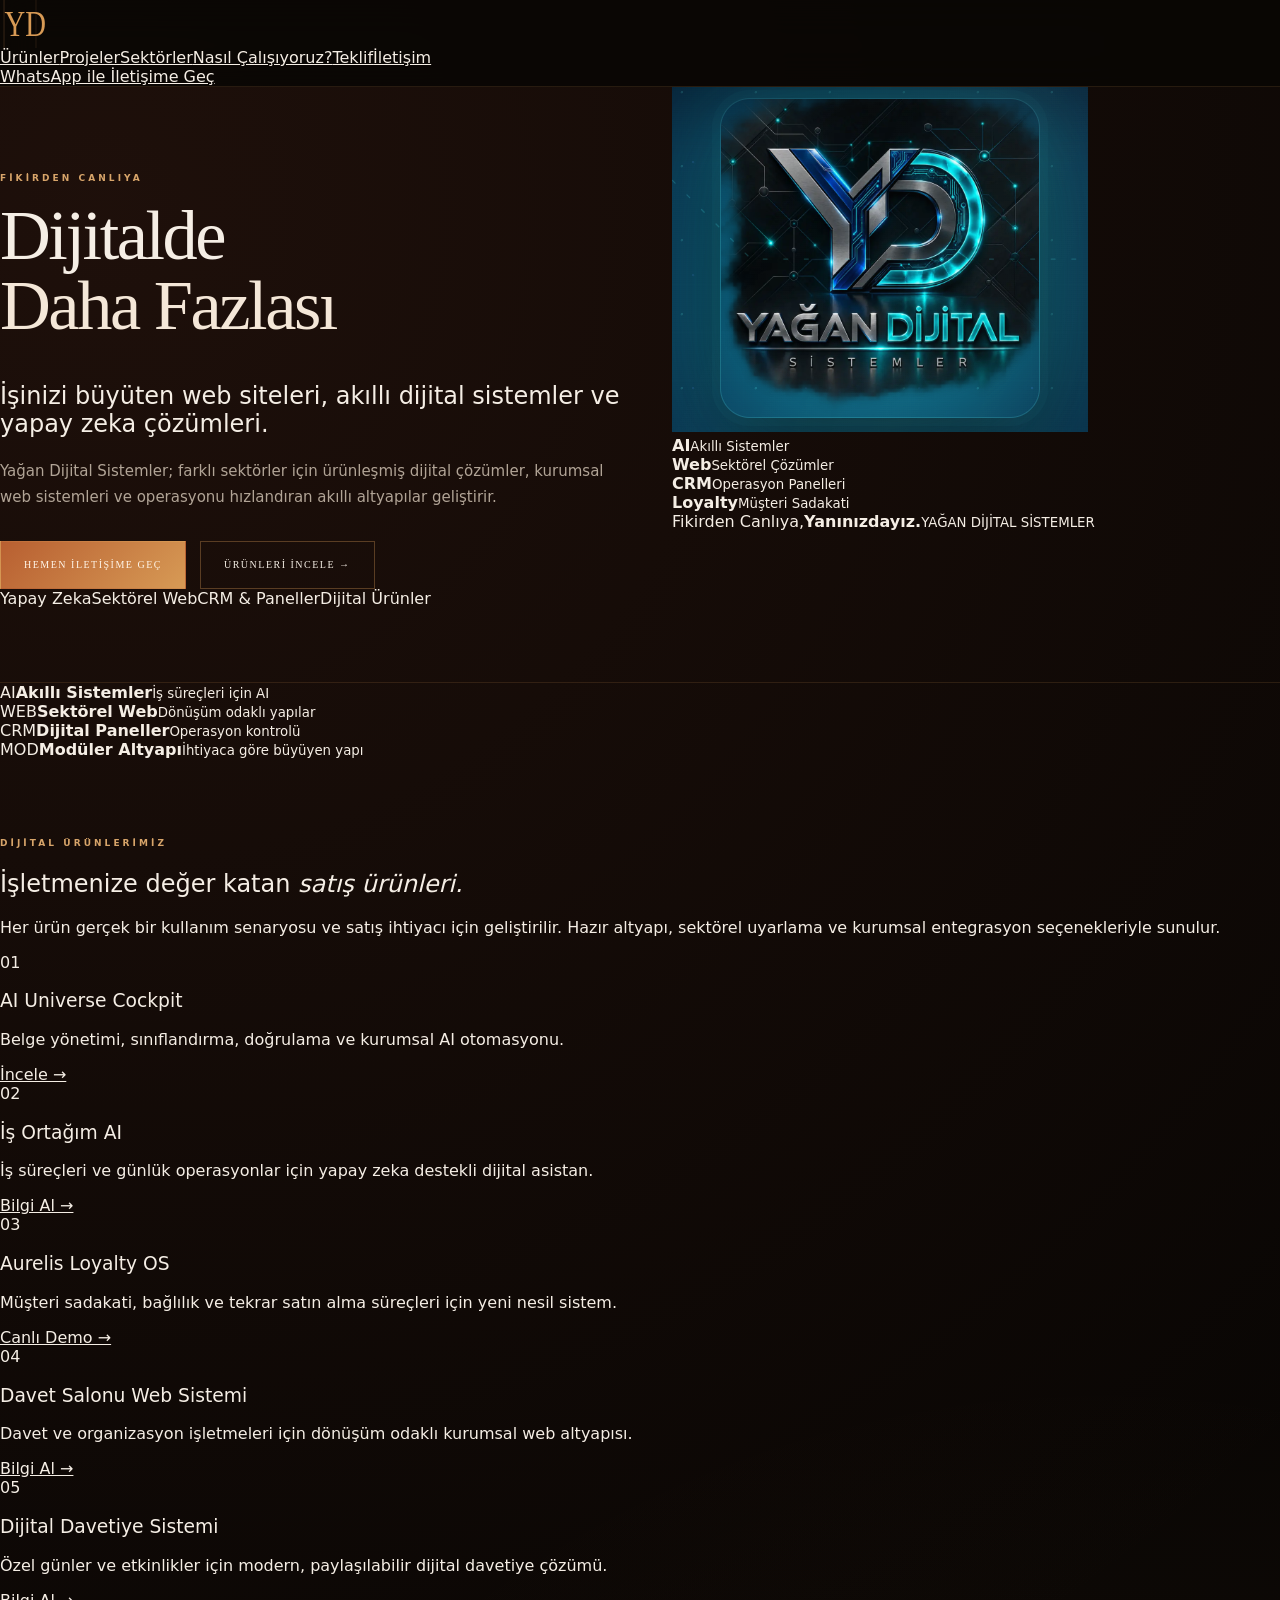
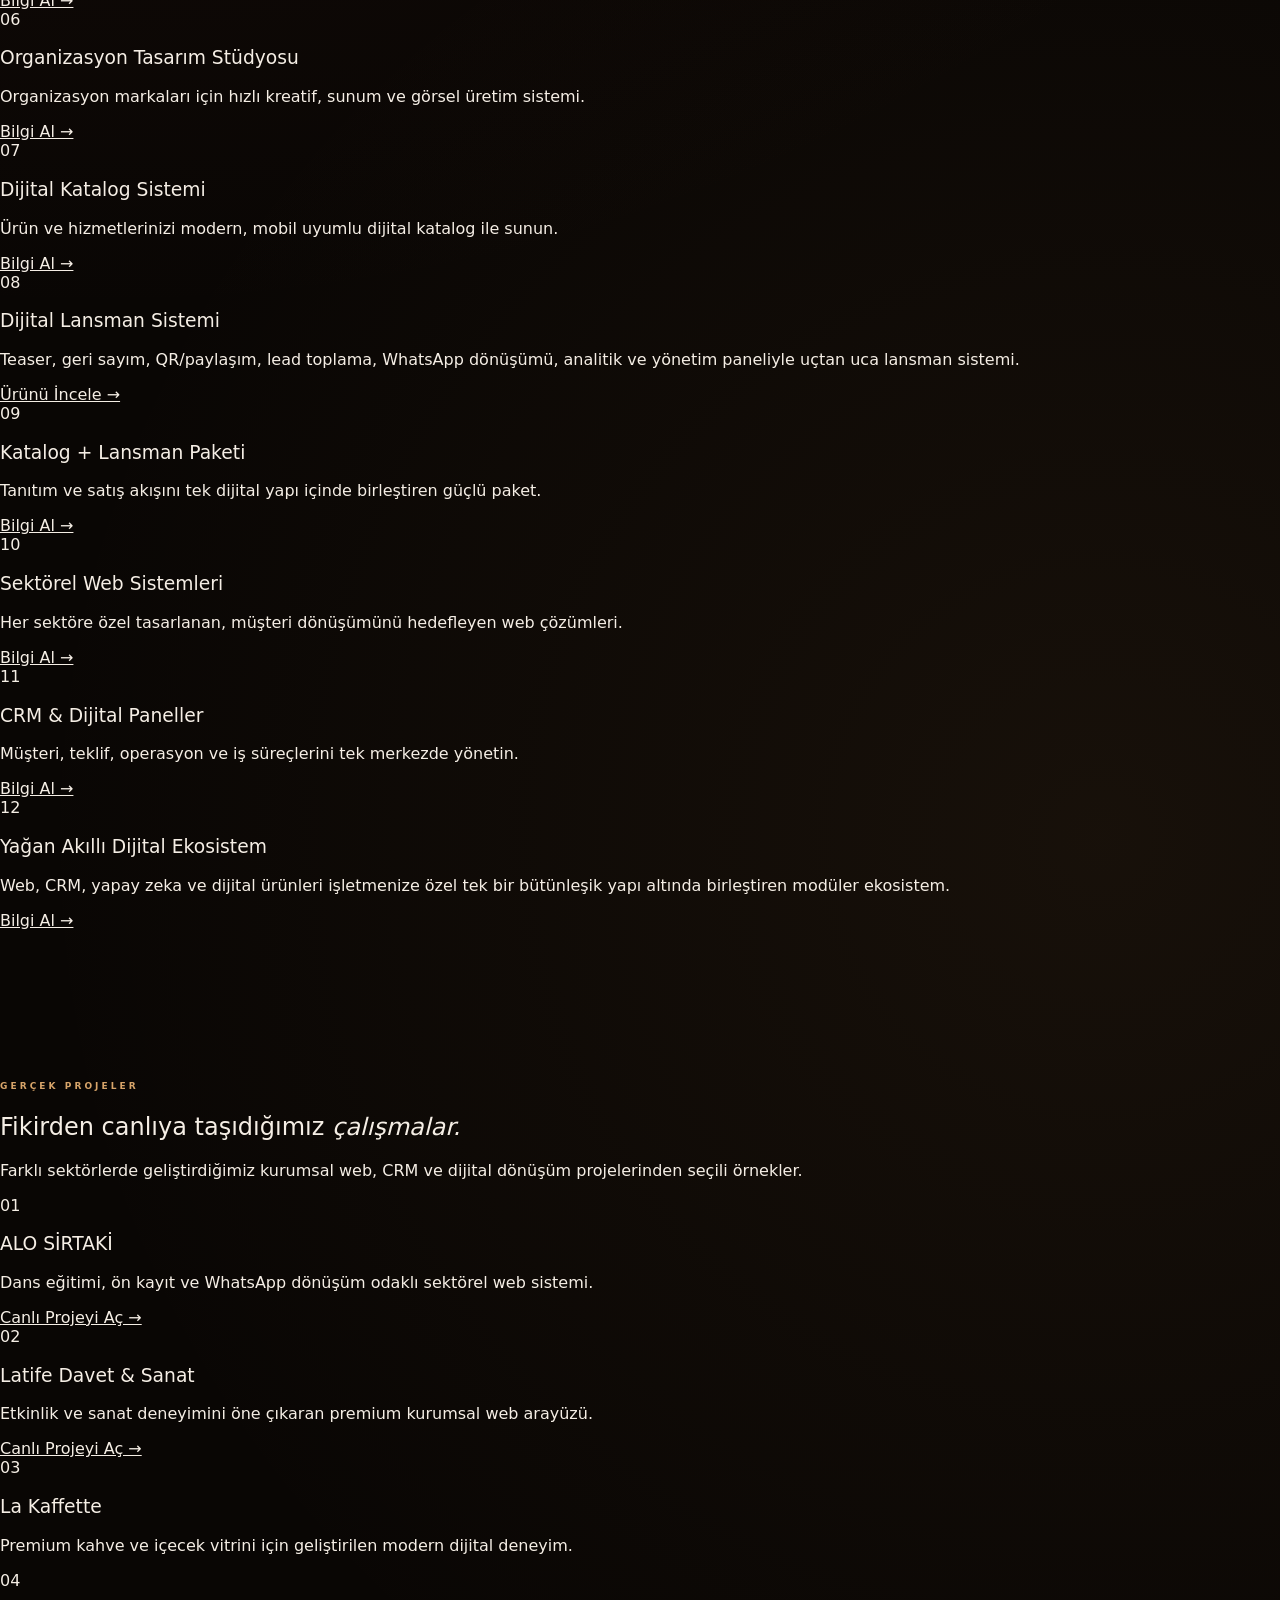
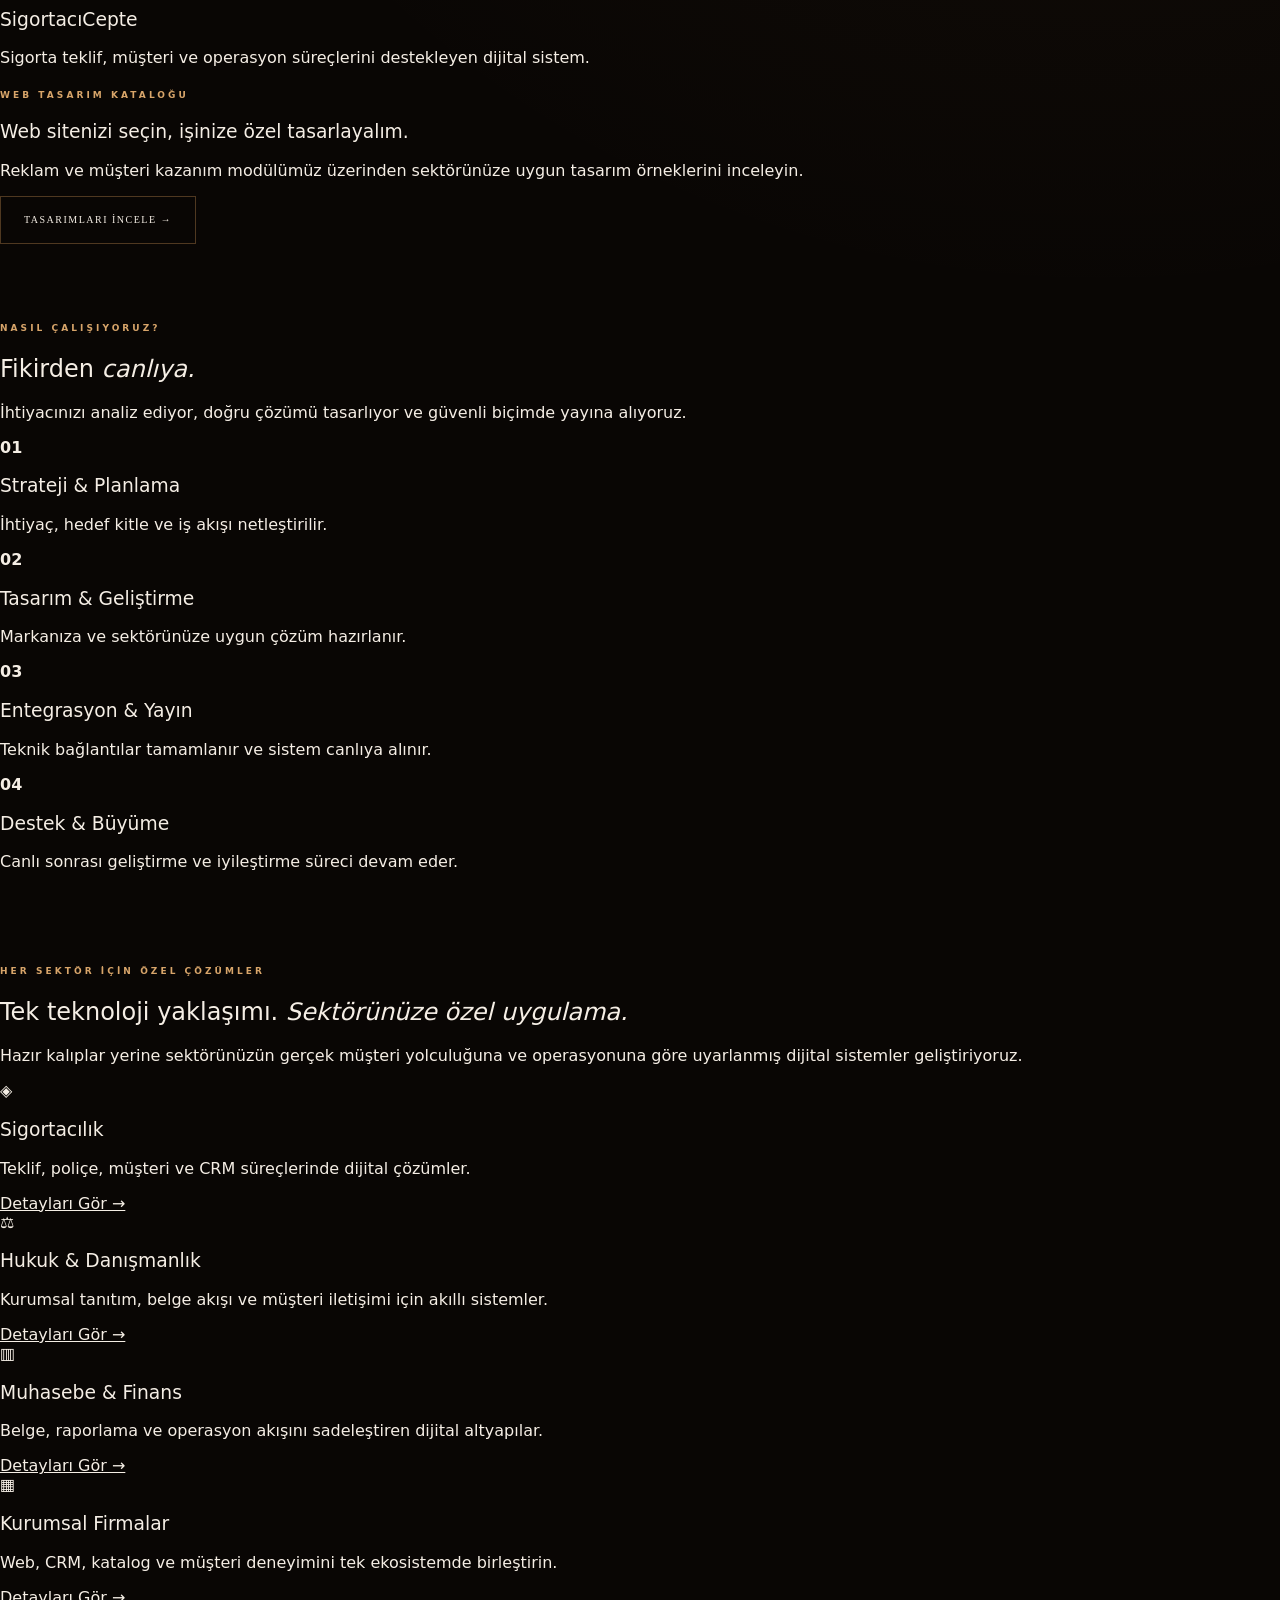
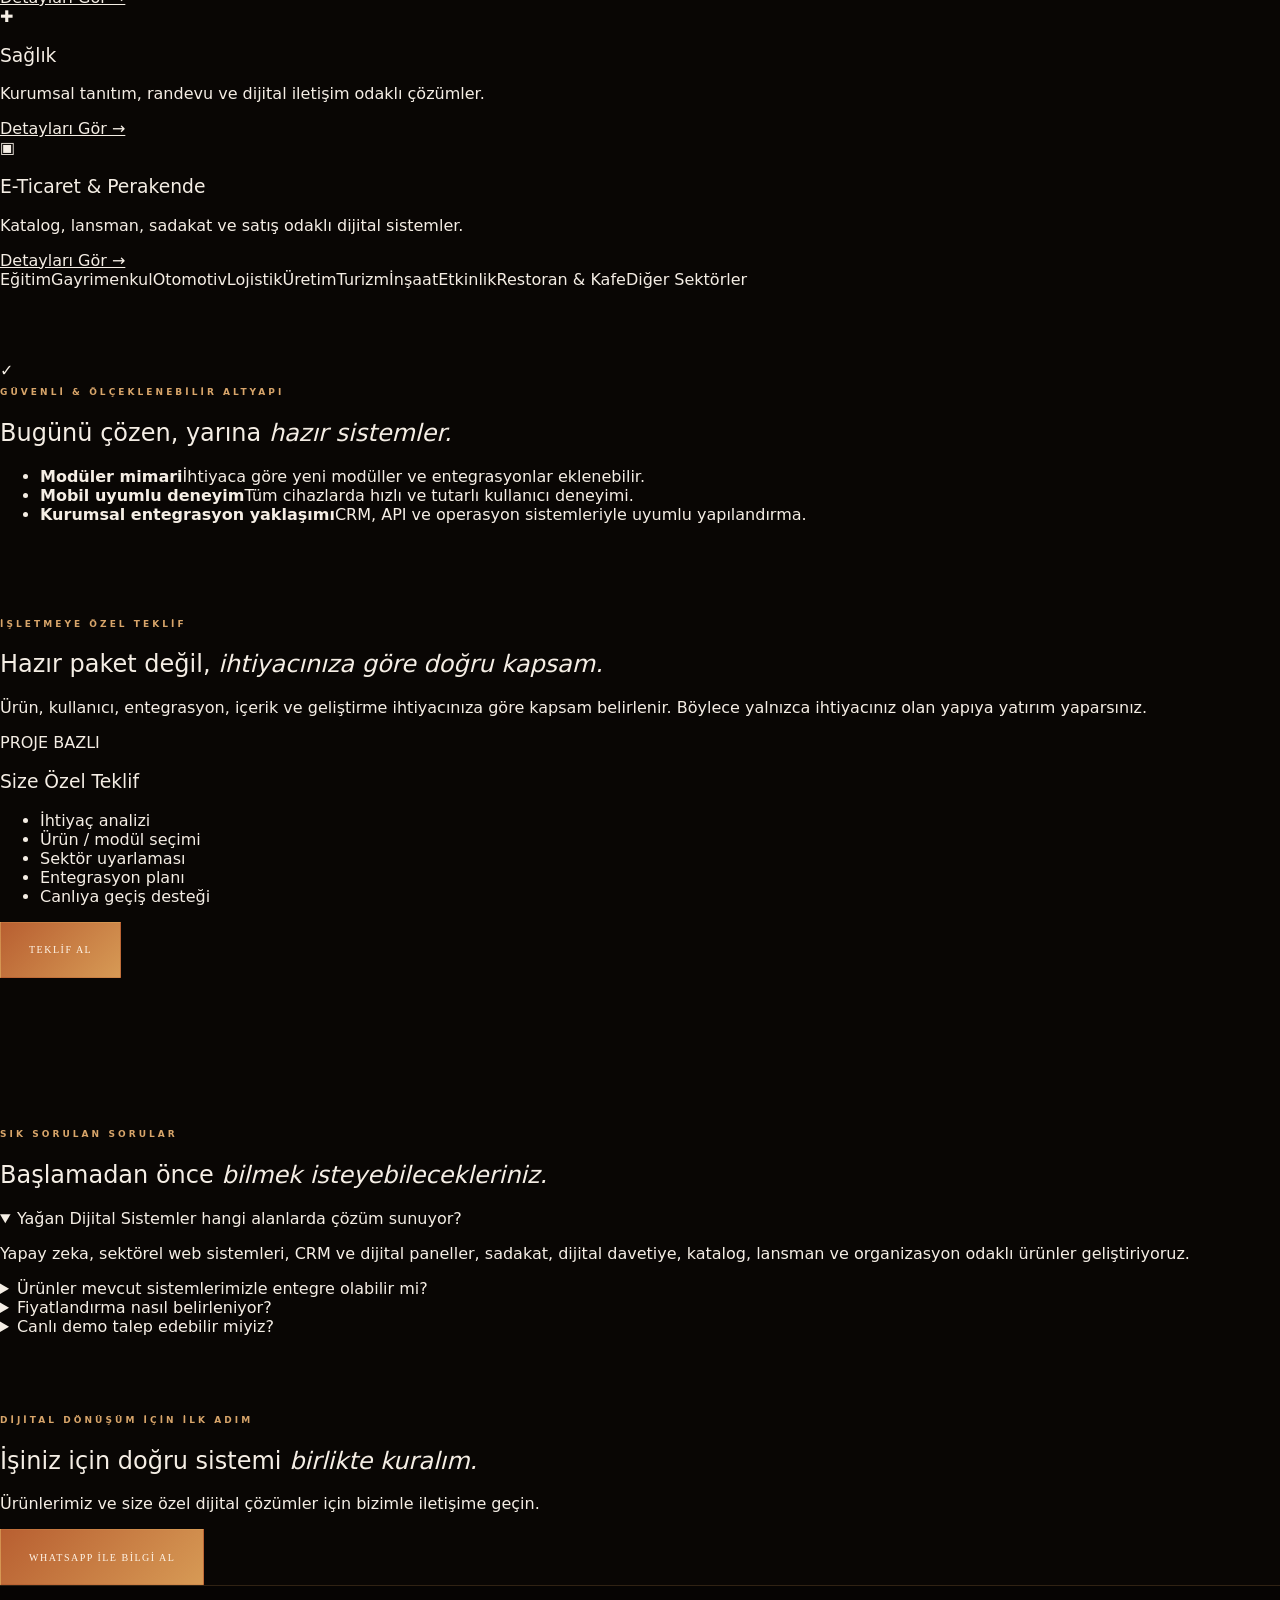
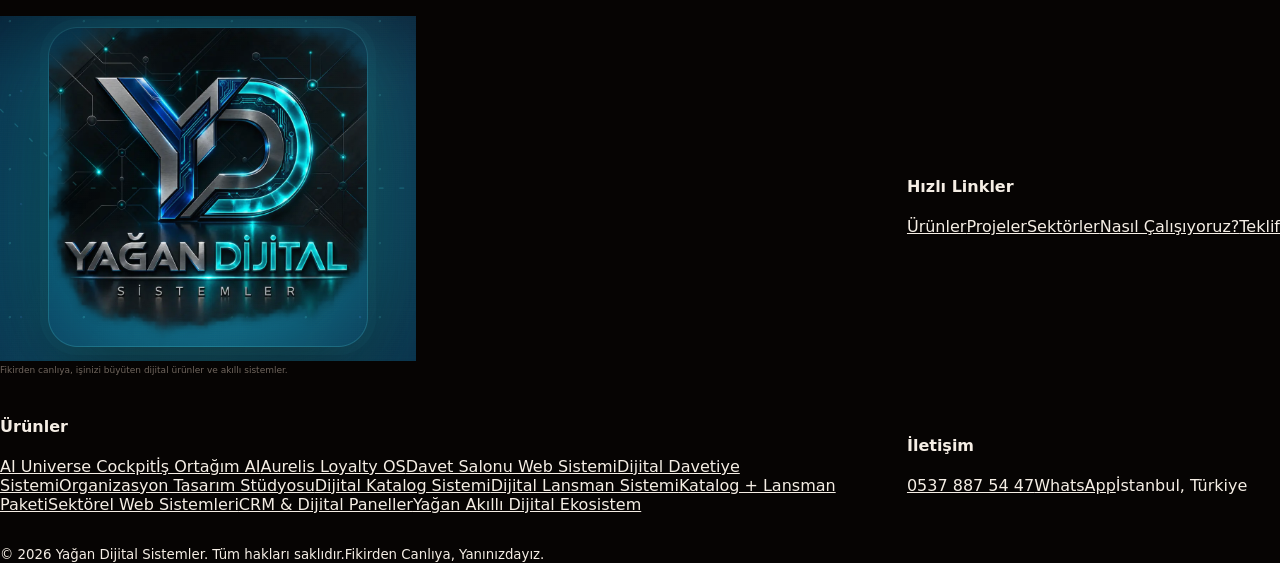
<file: index.html>
<!doctype html>
<html lang="tr">
<head>
  <meta charset="UTF-8" />
  <meta name="viewport" content="width=device-width, initial-scale=1.0" />
  <meta name="description" content="Yağan Dijital Sistemler; yapay zeka, sektörel web sistemleri, CRM, dijital davetiye, sadakat ve organizasyon çözümleri geliştirir." />
  <title>Yağan Dijital Sistemler | Fikirden Canlıya</title>
  <meta name="theme-color" content="#07131f" />
  <link rel="canonical" href="https://www.yagandijital.com/" />
  <meta property="og:type" content="website" />
  <meta property="og:locale" content="tr_TR" />
  <meta property="og:site_name" content="Yağan Dijital Sistemler" />
  <meta property="og:title" content="Yağan Dijital Sistemler | Fikirden Canlıya" />
  <meta property="og:description" content="İşinizi büyüten web siteleri, akıllı dijital sistemler ve yapay zeka çözümleri." />
  <meta property="og:url" content="https://www.yagandijital.com/" />
  <meta property="og:image" content="https://www.yagandijital.com/YAGAN_DIJITAL_SISTEMLER_ANA_LOGO.png" />
  <meta property="og:image:alt" content="Yağan Dijital Sistemler" />
  <meta name="twitter:card" content="summary" />
  <meta name="twitter:title" content="Yağan Dijital Sistemler | Fikirden Canlıya" />
  <meta name="twitter:description" content="İşinizi büyüten web siteleri, akıllı dijital sistemler ve yapay zeka çözümleri." />
  <meta name="twitter:image" content="https://www.yagandijital.com/YAGAN_DIJITAL_SISTEMLER_ANA_LOGO.png" />
  <link rel="icon" type="image/svg+xml" href="./favicon.svg" />
  <link rel="stylesheet" href="./styles.css" />
</head>
<body>
  <div id="app">
    <header class="site-header">
      <div class="wrap nav">
        <a class="brand" href="#top" aria-label="Yağan Dijital Sistemler"><span class="brand-mark" aria-hidden="true">YD</span></a>
        <nav aria-label="Ana menü">
          <a href="#urunler">Ürünler</a><a href="#projeler">Projeler</a><a href="#sektorler">Sektörler</a><a href="#surec">Nasıl Çalışıyoruz?</a><a href="#fiyatlandirma">Teklif</a><a href="#iletisim">İletişim</a>
        </nav>
        <a class="nav-cta" href="https://wa.me/905378875447" target="_blank" rel="noreferrer">WhatsApp ile İletişime Geç</a>
      </div>
    </header>

    <main id="top">
      <section class="hero">
        <div class="hero-orb orb-one"></div><div class="hero-orb orb-two"></div>
        <div class="wrap hero-grid">
          <div class="hero-copy">
            <span class="eyebrow">FİKİRDEN CANLIYA</span>
            <h1>Dijitalde <em>Daha Fazlası</em></h1>
            <h2 class="hero-subtitle">İşinizi büyüten web siteleri, akıllı dijital sistemler ve yapay zeka çözümleri.</h2>
            <p class="lead">Yağan Dijital Sistemler; farklı sektörler için ürünleşmiş dijital çözümler, kurumsal web sistemleri ve operasyonu hızlandıran akıllı altyapılar geliştirir.</p>
            <div class="hero-actions"><a class="btn primary" href="https://wa.me/905378875447" target="_blank" rel="noreferrer">Hemen İletişime Geç</a><a class="btn secondary" href="#urunler">Ürünleri İncele →</a></div>
            <div class="trust-row"><span>Yapay Zeka</span><span>Sektörel Web</span><span>CRM & Paneller</span><span>Dijital Ürünler</span></div>
          </div>
          <div class="ai-visual" aria-label="Yağan Dijital Sistemler ürün ekosistemi">
            <div class="globe-ring ring-a"></div><div class="globe-ring ring-b"></div>
            <img class="hero-main-logo" src="./YAGAN_DIJITAL_SISTEMLER_ANA_LOGO.png" alt="Yağan Dijital Sistemler ana logo" />
            <div class="float-card card-a"><b>AI</b><small>Akıllı Sistemler</small></div><div class="float-card card-b"><b>Web</b><small>Sektörel Çözümler</small></div><div class="float-card card-c"><b>CRM</b><small>Operasyon Panelleri</small></div><div class="float-card card-d"><b>Loyalty</b><small>Müşteri Sadakati</small></div>
            <div class="hero-signature"><span>Fikirden Canlıya,</span><strong>Yanınızdayız.</strong><small>YAĞAN DİJİTAL SİSTEMLER</small></div>
          </div>
        </div>
      </section>

      <section class="metrics" aria-label="Ana çözüm alanları"><div class="wrap metric-strip"><article><span>AI</span><strong>Akıllı Sistemler</strong><small>İş süreçleri için AI</small></article><article><span>WEB</span><strong>Sektörel Web</strong><small>Dönüşüm odaklı yapılar</small></article><article><span>CRM</span><strong>Dijital Paneller</strong><small>Operasyon kontrolü</small></article><article><span>MOD</span><strong>Modüler Altyapı</strong><small>İhtiyaca göre büyüyen yapı</small></article></div></section>

      <section class="section product-showcase" id="urunler"><div class="wrap"><div class="section-head"><span class="eyebrow">DİJİTAL ÜRÜNLERİMİZ</span><h2>İşletmenize değer katan <em>satış ürünleri.</em></h2><p>Her ürün gerçek bir kullanım senaryosu ve satış ihtiyacı için geliştirilir. Hazır altyapı, sektörel uyarlama ve kurumsal entegrasyon seçenekleriyle sunulur.</p></div><div class="product-cards">
        <article class="product-card featured"><span class="product-no">01</span><h3>AI Universe Cockpit</h3><p>Belge yönetimi, sınıflandırma, doğrulama ve kurumsal AI otomasyonu.</p><a href="#fiyatlandirma">İncele →</a></article>
        <article class="product-card"><span class="product-no">02</span><h3>İş Ortağım AI</h3><p>İş süreçleri ve günlük operasyonlar için yapay zeka destekli dijital asistan.</p><a href="#fiyatlandirma">Bilgi Al →</a></article>
        <article class="product-card"><span class="product-no">03</span><h3>Aurelis Loyalty OS</h3><p>Müşteri sadakati, bağlılık ve tekrar satın alma süreçleri için yeni nesil sistem.</p><a href="https://www.yagandijital.com/demo-merkezi/" target="_blank" rel="noreferrer">Canlı Demo →</a></article>
        <article class="product-card"><span class="product-no">04</span><h3>Davet Salonu Web Sistemi</h3><p>Davet ve organizasyon işletmeleri için dönüşüm odaklı kurumsal web altyapısı.</p><a href="#fiyatlandirma">Bilgi Al →</a></article>
        <article class="product-card"><span class="product-no">05</span><h3>Dijital Davetiye Sistemi</h3><p>Özel günler ve etkinlikler için modern, paylaşılabilir dijital davetiye çözümü.</p><a href="#fiyatlandirma">Bilgi Al →</a></article>
        <article class="product-card"><span class="product-no">06</span><h3>Organizasyon Tasarım Stüdyosu</h3><p>Organizasyon markaları için hızlı kreatif, sunum ve görsel üretim sistemi.</p><a href="#fiyatlandirma">Bilgi Al →</a></article>
        <article class="product-card"><span class="product-no">07</span><h3>Dijital Katalog Sistemi</h3><p>Ürün ve hizmetlerinizi modern, mobil uyumlu dijital katalog ile sunun.</p><a href="#fiyatlandirma">Bilgi Al →</a></article>
        <article class="product-card featured"><span class="product-no">08</span><h3>Dijital Lansman Sistemi</h3><p>Teaser, geri sayım, QR/paylaşım, lead toplama, WhatsApp dönüşümü, analitik ve yönetim paneliyle uçtan uca lansman sistemi.</p><a href="/urunler/dijital-lansman">Ürünü İncele →</a></article>
        <article class="product-card"><span class="product-no">09</span><h3>Katalog + Lansman Paketi</h3><p>Tanıtım ve satış akışını tek dijital yapı içinde birleştiren güçlü paket.</p><a href="#fiyatlandirma">Bilgi Al →</a></article>
        <article class="product-card"><span class="product-no">10</span><h3>Sektörel Web Sistemleri</h3><p>Her sektöre özel tasarlanan, müşteri dönüşümünü hedefleyen web çözümleri.</p><a href="#fiyatlandirma">Bilgi Al →</a></article>
        <article class="product-card"><span class="product-no">11</span><h3>CRM & Dijital Paneller</h3><p>Müşteri, teklif, operasyon ve iş süreçlerini tek merkezde yönetin.</p><a href="#fiyatlandirma">Bilgi Al →</a></article>
        <article class="product-card"><span class="product-no">12</span><h3>Yağan Akıllı Dijital Ekosistem</h3><p>Web, CRM, yapay zeka ve dijital ürünleri işletmenize özel tek bir bütünleşik yapı altında birleştiren modüler ekosistem.</p><a href="#fiyatlandirma">Bilgi Al →</a></article>
      </div></div></section>

      <section class="section project-showcase" id="projeler"><div class="wrap"><div class="section-head"><span class="eyebrow">GERÇEK PROJELER</span><h2>Fikirden canlıya taşıdığımız <em>çalışmalar.</em></h2><p>Farklı sektörlerde geliştirdiğimiz kurumsal web, CRM ve dijital dönüşüm projelerinden seçili örnekler.</p></div><div class="project-cards">
        <article><span>01</span><h3>ALO SİRTAKİ</h3><p>Dans eğitimi, ön kayıt ve WhatsApp dönüşüm odaklı sektörel web sistemi.</p><a class="project-link" href="https://alo-sirtaki-o0pafn.v2.appdeploy.ai/" target="_blank" rel="noreferrer">Canlı Projeyi Aç →</a></article>
        <article><span>02</span><h3>Latife Davet & Sanat</h3><p>Etkinlik ve sanat deneyimini öne çıkaran premium kurumsal web arayüzü.</p><a class="project-link" href="https://www.latife.com.tr/" target="_blank" rel="noreferrer">Canlı Projeyi Aç →</a></article>
        <article><span>03</span><h3>La Kaffette</h3><p>Premium kahve ve içecek vitrini için geliştirilen modern dijital deneyim.</p></article><article><span>04</span><h3>SigortacıCepte</h3><p>Sigorta teklif, müşteri ve operasyon süreçlerini destekleyen dijital sistem.</p></article>
      </div><div class="catalog-bridge"><div><span class="eyebrow">WEB TASARIM KATALOĞU</span><h3>Web sitenizi seçin, işinize özel tasarlayalım.</h3><p>Reklam ve müşteri kazanım modülümüz üzerinden sektörünüze uygun tasarım örneklerini inceleyin.</p></div><a class="btn secondary" href="https://yagan-web-tasarim-katalogu.vercel.app/" target="_blank" rel="noreferrer">Tasarımları İncele →</a></div></div></section>

      <section class="flow-section" id="surec"><div class="wrap"><div class="section-head"><span class="eyebrow">NASIL ÇALIŞIYORUZ?</span><h2>Fikirden <em>canlıya.</em></h2><p>İhtiyacınızı analiz ediyor, doğru çözümü tasarlıyor ve güvenli biçimde yayına alıyoruz.</p></div><div class="steps four"><article><b>01</b><h3>Strateji & Planlama</h3><p>İhtiyaç, hedef kitle ve iş akışı netleştirilir.</p></article><article><b>02</b><h3>Tasarım & Geliştirme</h3><p>Markanıza ve sektörünüze uygun çözüm hazırlanır.</p></article><article><b>03</b><h3>Entegrasyon & Yayın</h3><p>Teknik bağlantılar tamamlanır ve sistem canlıya alınır.</p></article><article><b>04</b><h3>Destek & Büyüme</h3><p>Canlı sonrası geliştirme ve iyileştirme süreci devam eder.</p></article></div></div></section>

      <section class="section sectors" id="sektorler"><div class="wrap"><div class="section-head centered"><span class="eyebrow">HER SEKTÖR İÇİN ÖZEL ÇÖZÜMLER</span><h2>Tek teknoloji yaklaşımı. <em>Sektörünüze özel uygulama.</em></h2><p>Hazır kalıplar yerine sektörünüzün gerçek müşteri yolculuğuna ve operasyonuna göre uyarlanmış dijital sistemler geliştiriyoruz.</p></div><div class="sector-cards">
        <article><span class="sector-icon">◈</span><h3>Sigortacılık</h3><p>Teklif, poliçe, müşteri ve CRM süreçlerinde dijital çözümler.</p><a href="https://wa.me/905378875447" target="_blank" rel="noreferrer">Detayları Gör →</a></article><article><span class="sector-icon">⚖</span><h3>Hukuk & Danışmanlık</h3><p>Kurumsal tanıtım, belge akışı ve müşteri iletişimi için akıllı sistemler.</p><a href="https://wa.me/905378875447" target="_blank" rel="noreferrer">Detayları Gör →</a></article><article><span class="sector-icon">▥</span><h3>Muhasebe & Finans</h3><p>Belge, raporlama ve operasyon akışını sadeleştiren dijital altyapılar.</p><a href="https://wa.me/905378875447" target="_blank" rel="noreferrer">Detayları Gör →</a></article><article><span class="sector-icon">▦</span><h3>Kurumsal Firmalar</h3><p>Web, CRM, katalog ve müşteri deneyimini tek ekosistemde birleştirin.</p><a href="https://wa.me/905378875447" target="_blank" rel="noreferrer">Detayları Gör →</a></article><article><span class="sector-icon">✚</span><h3>Sağlık</h3><p>Kurumsal tanıtım, randevu ve dijital iletişim odaklı çözümler.</p><a href="https://wa.me/905378875447" target="_blank" rel="noreferrer">Detayları Gör →</a></article><article><span class="sector-icon">▣</span><h3>E-Ticaret & Perakende</h3><p>Katalog, lansman, sadakat ve satış odaklı dijital sistemler.</p><a href="https://wa.me/905378875447" target="_blank" rel="noreferrer">Detayları Gör →</a></article>
      </div><div class="sector-tags"><span>Eğitim</span><span>Gayrimenkul</span><span>Otomotiv</span><span>Lojistik</span><span>Üretim</span><span>Turizm</span><span>İnşaat</span><span>Etkinlik</span><span>Restoran & Kafe</span><span>Diğer Sektörler</span></div></div></section>

      <section class="security"><div class="wrap security-grid"><div class="security-visual"><div class="shield">✓</div><div class="ring one"></div><div class="ring two"></div><div class="ring three"></div></div><div><span class="eyebrow">GÜVENLİ & ÖLÇEKLENEBİLİR ALTYAPI</span><h2>Bugünü çözen, yarına <em>hazır sistemler.</em></h2><ul><li><b>Modüler mimari</b><span>İhtiyaca göre yeni modüller ve entegrasyonlar eklenebilir.</span></li><li><b>Mobil uyumlu deneyim</b><span>Tüm cihazlarda hızlı ve tutarlı kullanıcı deneyimi.</span></li><li><b>Kurumsal entegrasyon yaklaşımı</b><span>CRM, API ve operasyon sistemleriyle uyumlu yapılandırma.</span></li></ul></div></div></section>

      <section class="section pricing-section" id="fiyatlandirma"><div class="wrap pricing-grid"><div><span class="eyebrow">İŞLETMEYE ÖZEL TEKLİF</span><h2>Hazır paket değil, <em>ihtiyacınıza göre doğru kapsam.</em></h2><p>Ürün, kullanıcı, entegrasyon, içerik ve geliştirme ihtiyacınıza göre kapsam belirlenir. Böylece yalnızca ihtiyacınız olan yapıya yatırım yaparsınız.</p></div><div class="pricing-card"><span class="pricing-label">PROJE BAZLI</span><h3>Size Özel Teklif</h3><ul><li>İhtiyaç analizi</li><li>Ürün / modül seçimi</li><li>Sektör uyarlaması</li><li>Entegrasyon planı</li><li>Canlıya geçiş desteği</li></ul><a class="btn primary large" href="https://wa.me/905378875447" target="_blank" rel="noreferrer">Teklif Al</a></div></div></section>

      <section class="section faq-section" id="sss"><div class="wrap faq-grid"><div class="section-head compact-left"><span class="eyebrow">SIK SORULAN SORULAR</span><h2>Başlamadan önce <em>bilmek isteyebilecekleriniz.</em></h2></div><div class="faq-list"><details open><summary>Yağan Dijital Sistemler hangi alanlarda çözüm sunuyor?</summary><p>Yapay zeka, sektörel web sistemleri, CRM ve dijital paneller, sadakat, dijital davetiye, katalog, lansman ve organizasyon odaklı ürünler geliştiriyoruz.</p></details><details><summary>Ürünler mevcut sistemlerimizle entegre olabilir mi?</summary><p>Entegrasyon kapsamı kullandığınız altyapıya ve erişilebilir API veya veri yapısına göre proje aşamasında değerlendirilir.</p></details><details><summary>Fiyatlandırma nasıl belirleniyor?</summary><p>Kullanıcı sayısı, ihtiyaç duyulan ürün ve modüller, entegrasyon kapsamı ve proje gereksinimleri üzerinden size özel teklif hazırlanır.</p></details><details><summary>Canlı demo talep edebilir miyiz?</summary><p>Evet. Hazır demosu bulunan ürünler için WhatsApp üzerinden demo ve proje görüşmesi planlanabilir.</p></details></div></div></section>

      <section class="cta-section" id="iletisim"><div class="wrap cta-box"><div><span class="eyebrow">DİJİTAL DÖNÜŞÜM İÇİN İLK ADIM</span><h2>İşiniz için doğru sistemi <em>birlikte kuralım.</em></h2><p>Ürünlerimiz ve size özel dijital çözümler için bizimle iletişime geçin.</p></div><a class="btn primary large" href="https://wa.me/905378875447" target="_blank" rel="noreferrer">WhatsApp ile Bilgi Al</a></div></section>
    </main>

    <footer><div class="wrap footer-grid"><div class="footer-brand"><a class="brand brand-logo-link" href="#top" aria-label="Yağan Dijital Sistemler"><img class="brand-logo-image footer-logo-image" src="./YAGAN_DIJITAL_SISTEMLER_ANA_LOGO.png" alt="Yağan Dijital Sistemler" /></a><p>Fikirden canlıya, işinizi büyüten dijital ürünler ve akıllı sistemler.</p></div><div><h4>Hızlı Linkler</h4><a href="#urunler">Ürünler</a><a href="#projeler">Projeler</a><a href="#sektorler">Sektörler</a><a href="#surec">Nasıl Çalışıyoruz?</a><a href="#fiyatlandirma">Teklif</a></div><div><h4>Ürünler</h4><a href="#urunler">AI Universe Cockpit</a><a href="#urunler">İş Ortağım AI</a><a href="https://www.yagandijital.com/demo-merkezi/" target="_blank" rel="noreferrer">Aurelis Loyalty OS</a><a href="#urunler">Davet Salonu Web Sistemi</a><a href="#urunler">Dijital Davetiye Sistemi</a><a href="#urunler">Organizasyon Tasarım Stüdyosu</a><a href="#urunler">Dijital Katalog Sistemi</a><a href="/urunler/dijital-lansman">Dijital Lansman Sistemi</a><a href="#urunler">Katalog + Lansman Paketi</a><a href="#urunler">Sektörel Web Sistemleri</a><a href="#urunler">CRM & Dijital Paneller</a><a href="#urunler">Yağan Akıllı Dijital Ekosistem</a></div><div><h4>İletişim</h4><a href="tel:+905378875447">0537 887 54 47</a><a href="https://wa.me/905378875447" target="_blank" rel="noreferrer">WhatsApp</a><span>İstanbul, Türkiye</span></div></div><div class="wrap footer-bottom"><small>© 2026 Yağan Dijital Sistemler. Tüm hakları saklıdır.</small><small>Fikirden Canlıya, Yanınızdayız.</small></div></footer>
  </div>
</body>
</html>
</file>
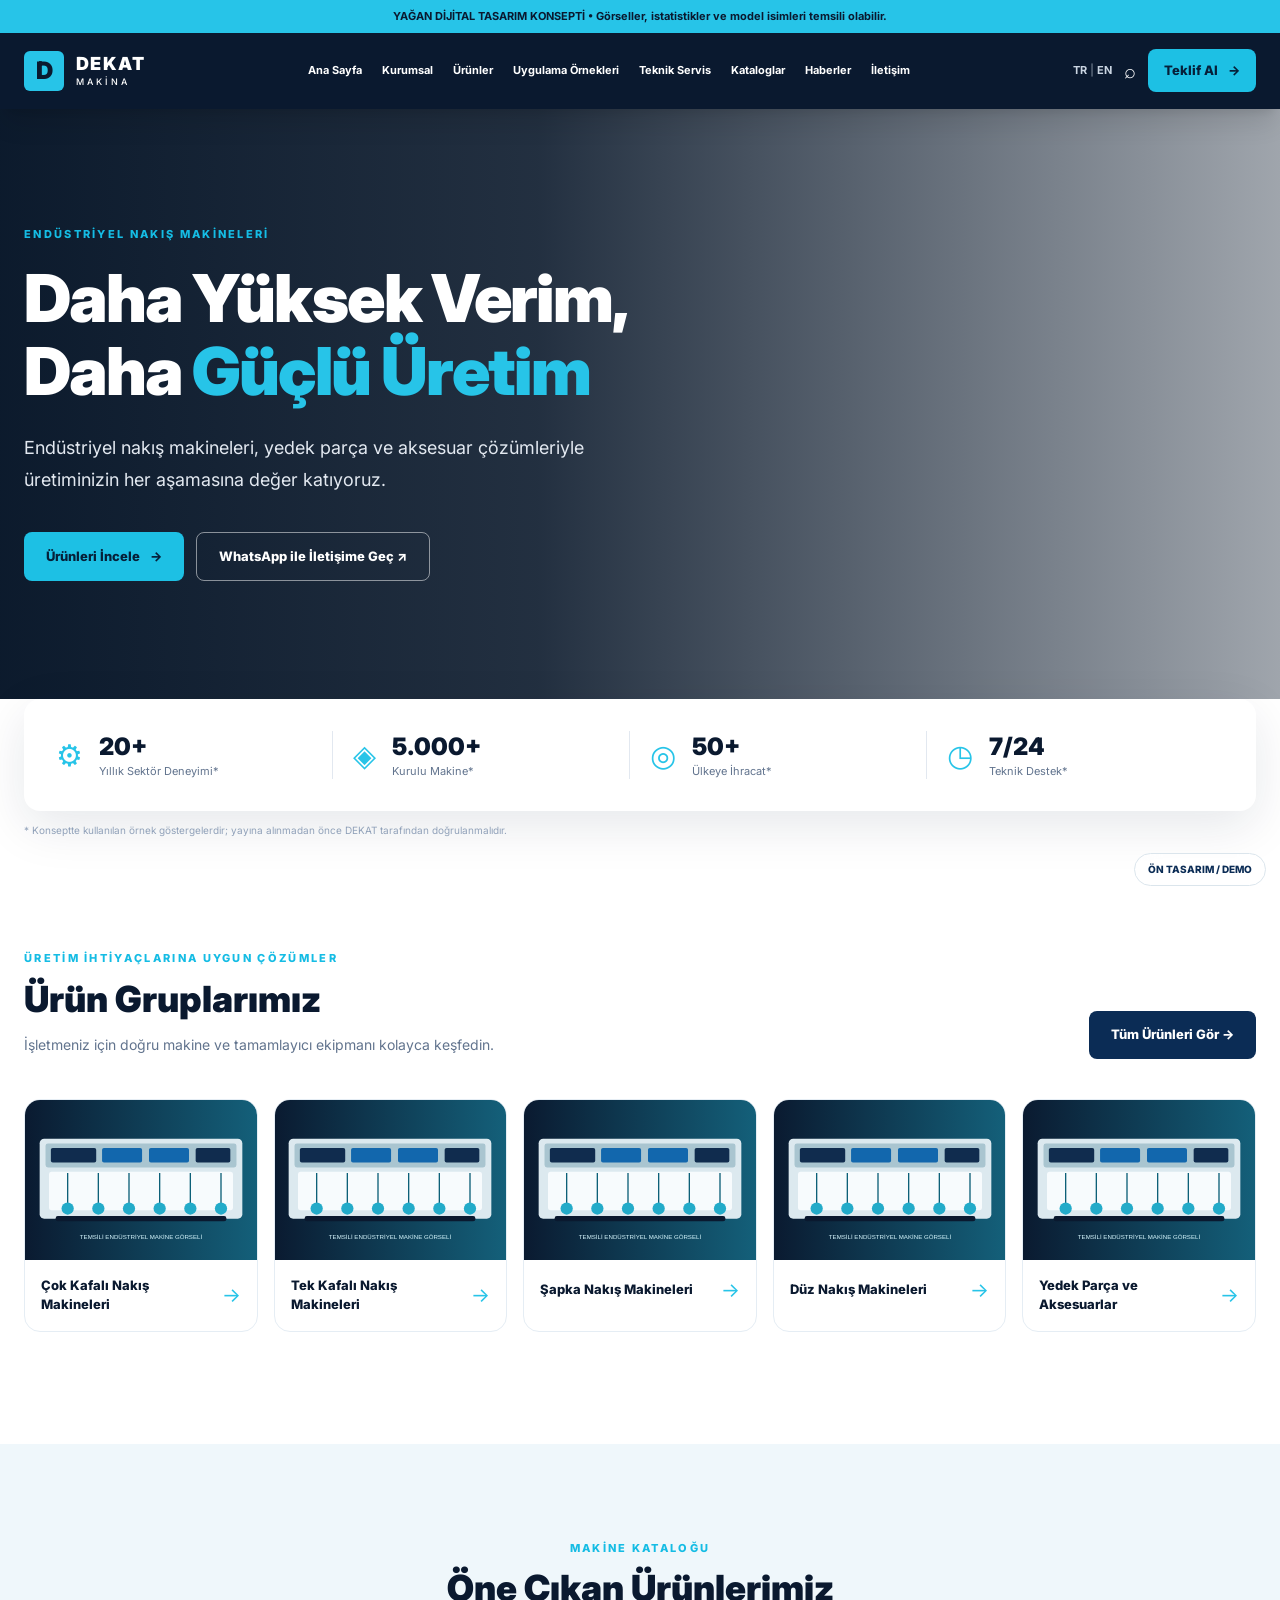
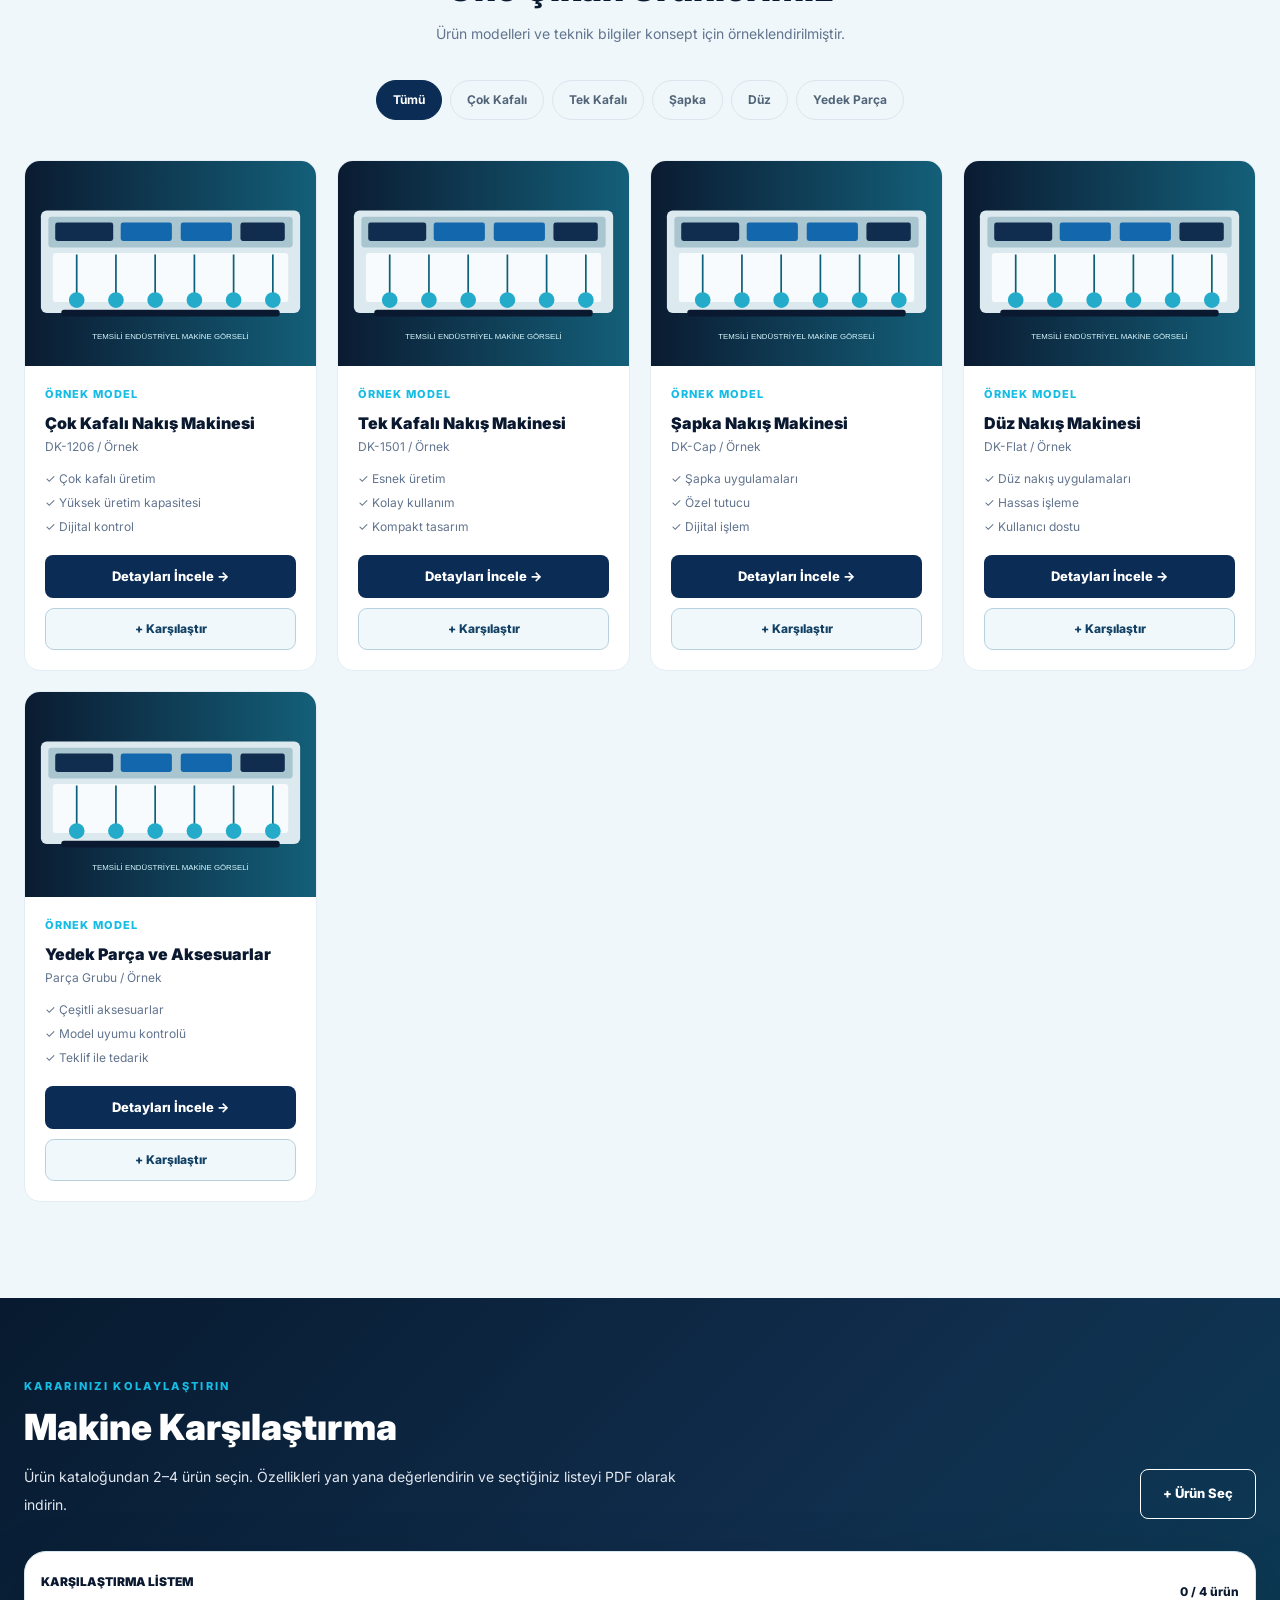
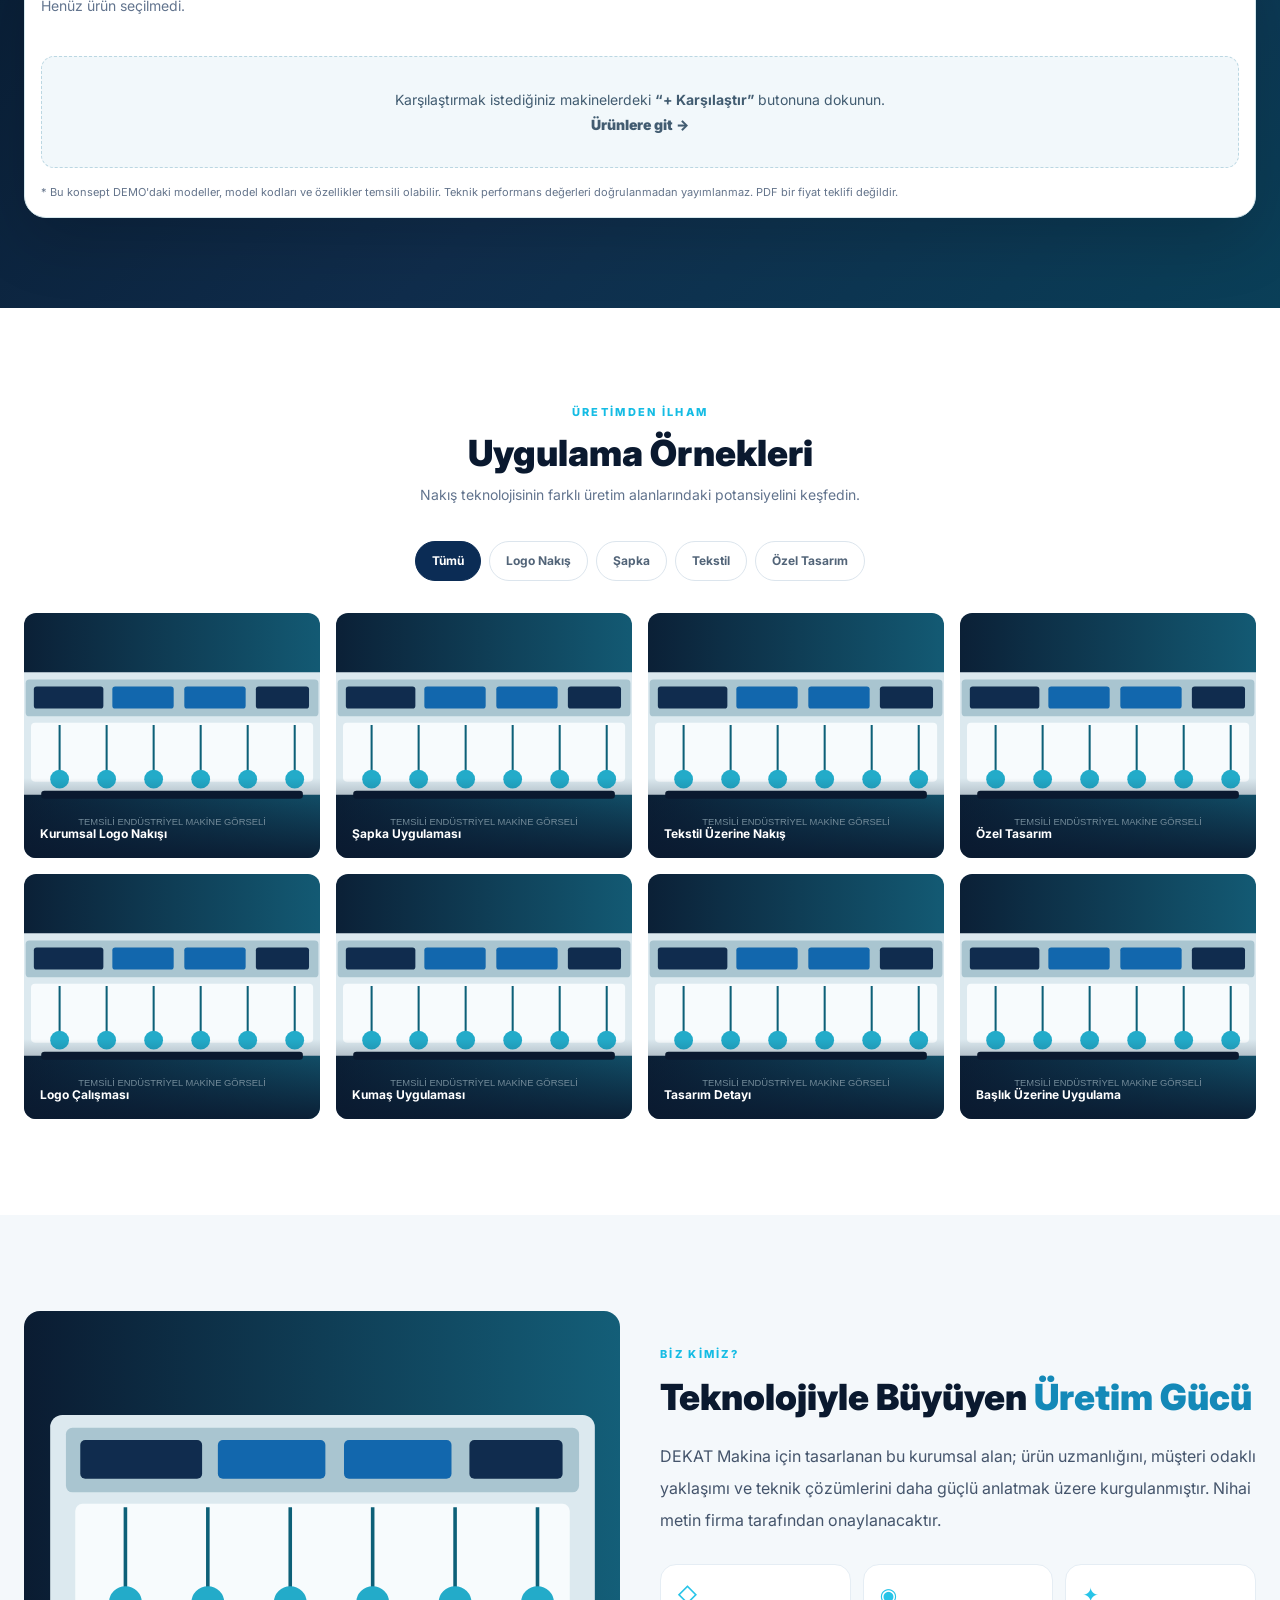
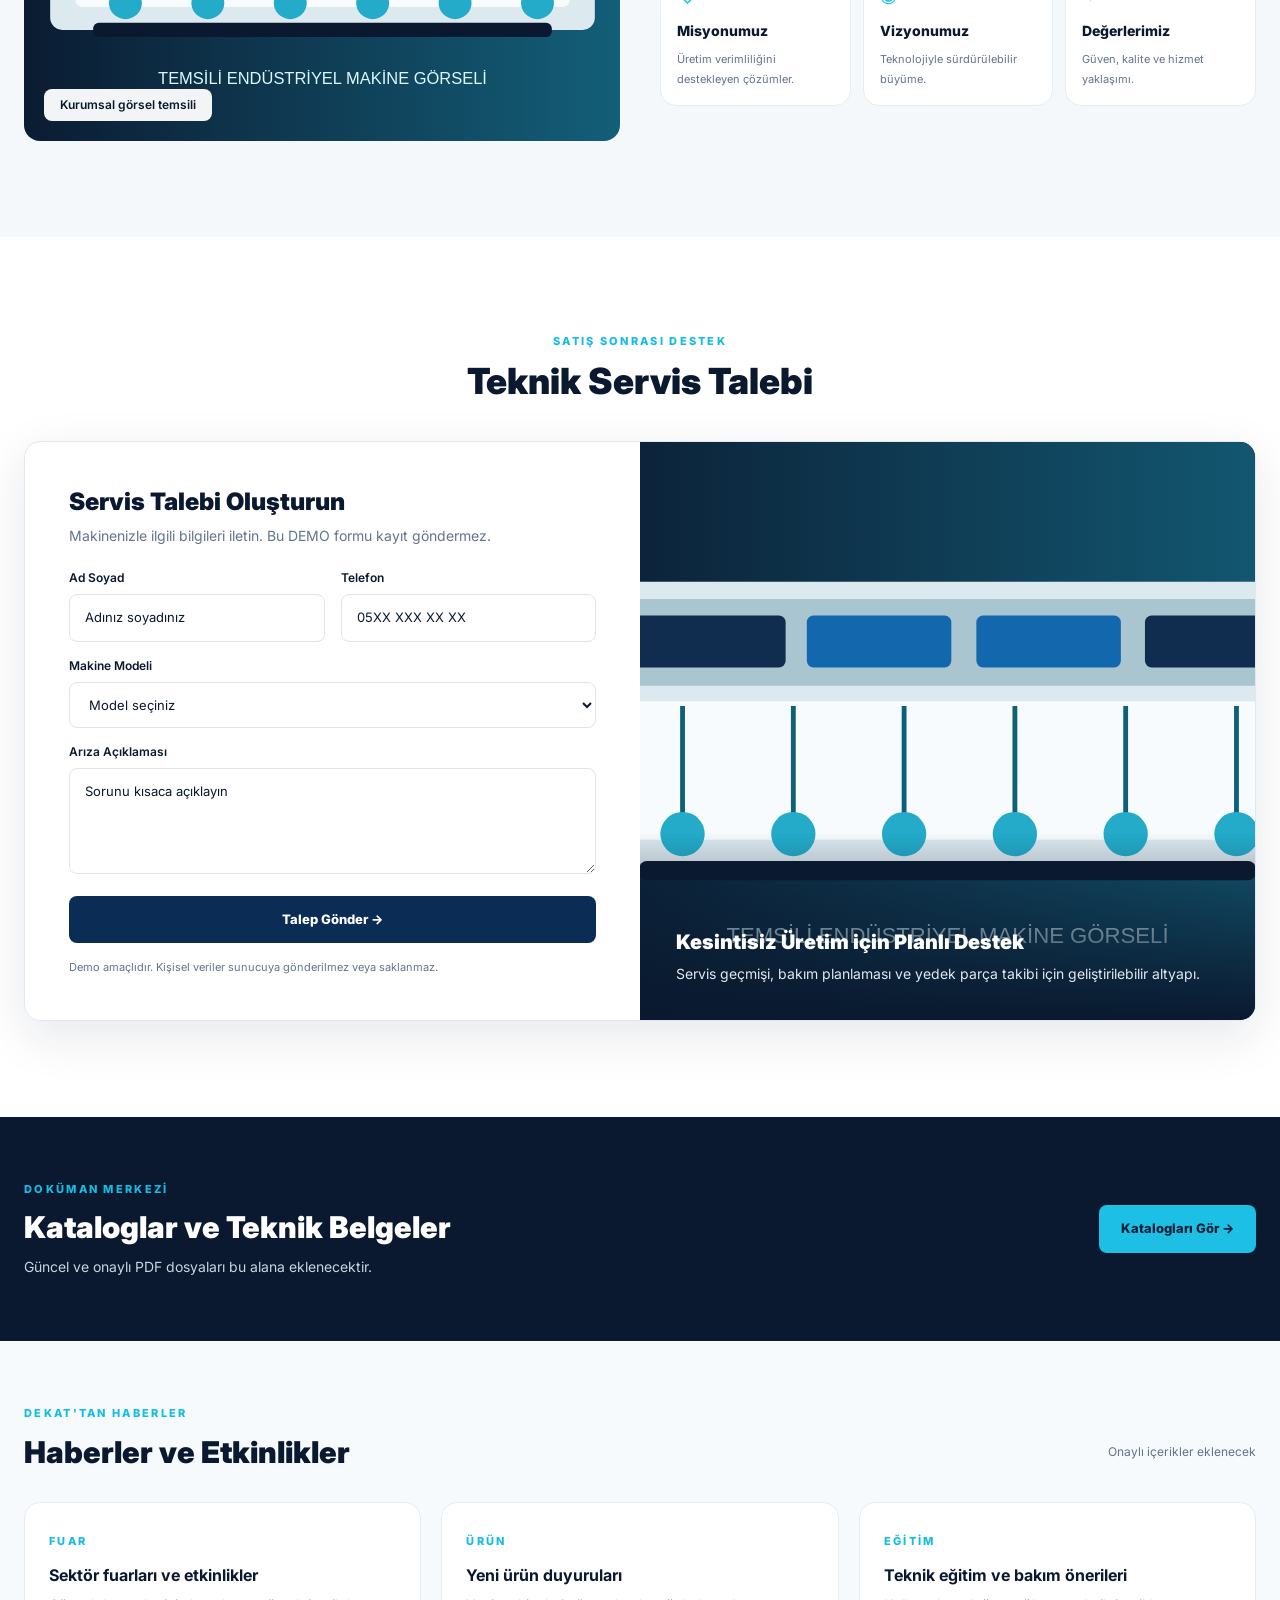
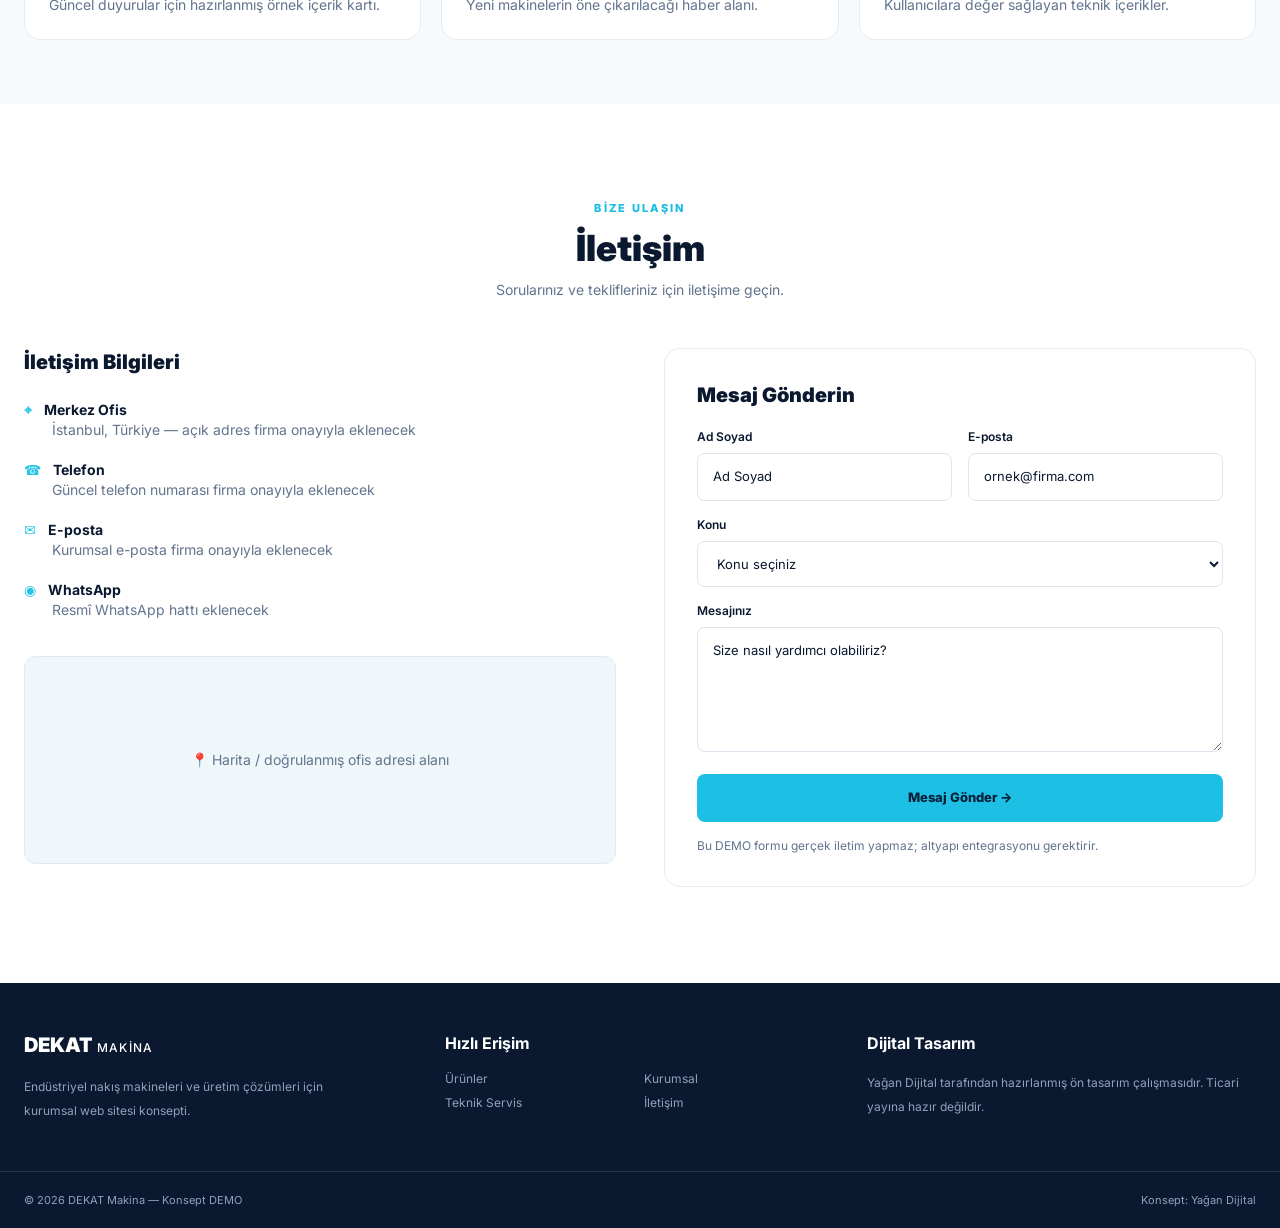
<file: previews/dekat-makina-v3/index.html>
<!DOCTYPE html>
<html lang="tr">
<head>
  <meta charset="UTF-8" />
  <meta name="viewport" content="width=device-width, initial-scale=1" />
  <meta name="description" content="DEKAT Makina - Endüstriyel nakış makinesi çözümleri, ürün kataloğu, servis ve teklif talepleri. Konsept DEMO." />
  <title>DEKAT MAKİNA | Premium V3 — Mobil Karşılaştırma</title>
  <link rel="preconnect" href="https://fonts.googleapis.com"><link rel="preconnect" href="https://fonts.gstatic.com" crossorigin><link href="https://fonts.googleapis.com/css2?family=Inter:wght@400;500;600;700;800;900&display=swap" rel="stylesheet">
  <style>
/*! tailwindcss v4.1.10 | MIT License | https://tailwindcss.com */
@layer properties;
:root, :host {
  --font-sans: Inter, system-ui, sans-serif;
  --font-mono: ui-monospace, SFMono-Regular, Menlo, Monaco, Consolas, 'Liberation Mono', 'Courier New',
    monospace;
  --color-amber-700: oklch(55.5% 0.163 48.998);
  --color-slate-200: oklch(92.9% 0.013 255.508);
  --color-slate-300: oklch(86.9% 0.022 252.894);
  --color-slate-400: oklch(70.4% 0.04 256.788);
  --color-slate-500: oklch(55.4% 0.046 257.417);
  --color-slate-600: oklch(44.6% 0.043 257.281);
  --color-white: #fff;
  --spacing: 0.25rem;
  --container-xs: 20rem;
  --container-xl: 36rem;
  --container-2xl: 42rem;
  --container-3xl: 48rem;
  --text-xs: 0.75rem;
  --text-xs--line-height: calc(1 / 0.75);
  --text-sm: 0.875rem;
  --text-sm--line-height: calc(1.25 / 0.875);
  --text-base: 1rem;
  --text-base--line-height: calc(1.5 / 1);
  --text-lg: 1.125rem;
  --text-lg--line-height: calc(1.75 / 1.125);
  --text-xl: 1.25rem;
  --text-xl--line-height: calc(1.75 / 1.25);
  --text-2xl: 1.5rem;
  --text-2xl--line-height: calc(2 / 1.5);
  --text-3xl: 1.875rem;
  --text-3xl--line-height: calc(2.25 / 1.875);
  --text-4xl: 2.25rem;
  --text-4xl--line-height: calc(2.5 / 2.25);
  --text-5xl: 3rem;
  --text-5xl--line-height: 1;
  --font-weight-medium: 500;
  --font-weight-semibold: 600;
  --font-weight-bold: 700;
  --font-weight-extrabold: 800;
  --font-weight-black: 900;
  --tracking-tight: -0.025em;
  --tracking-widest: 0.1em;
  --leading-tight: 1.25;
  --radius-md: 0.375rem;
  --radius-lg: 0.5rem;
  --radius-xl: 0.75rem;
  --radius-2xl: 1rem;
  --default-transition-duration: 150ms;
  --default-transition-timing-function: cubic-bezier(0.4, 0, 0.2, 1);
  --default-font-family: var(--font-sans);
  --default-mono-font-family: var(--font-mono);
  --color-navy: #0a192f;
  --color-cyan: #27c4e8;
  --color-ice: #eff7fb;
}
*, ::after, ::before, ::backdrop, ::file-selector-button {
  box-sizing: border-box;
  margin: 0;
  padding: 0;
  border: 0 solid;
}
html, :host {
  line-height: 1.5;
  -webkit-text-size-adjust: 100%;
  tab-size: 4;
  font-family: var(--default-font-family, ui-sans-serif, system-ui, sans-serif, 'Apple Color Emoji', 'Segoe UI Emoji', 'Segoe UI Symbol', 'Noto Color Emoji');
  font-feature-settings: var(--default-font-feature-settings, normal);
  font-variation-settings: var(--default-font-variation-settings, normal);
  -webkit-tap-highlight-color: transparent;
}
hr {
  height: 0;
  color: inherit;
  border-top-width: 1px;
}
abbr:where([title]) {
  -webkit-text-decoration: underline dotted;
  text-decoration: underline dotted;
}
h1, h2, h3, h4, h5, h6 {
  font-size: inherit;
  font-weight: inherit;
}
a {
  color: inherit;
  -webkit-text-decoration: inherit;
  text-decoration: inherit;
}
b, strong {
  font-weight: bolder;
}
code, kbd, samp, pre {
  font-family: var(--default-mono-font-family, ui-monospace, SFMono-Regular, Menlo, Monaco, Consolas, 'Liberation Mono', 'Courier New', monospace);
  font-feature-settings: var(--default-mono-font-feature-settings, normal);
  font-variation-settings: var(--default-mono-font-variation-settings, normal);
  font-size: 1em;
}
small {
  font-size: 80%;
}
sub, sup {
  font-size: 75%;
  line-height: 0;
  position: relative;
  vertical-align: baseline;
}
sub {
  bottom: -0.25em;
}
sup {
  top: -0.5em;
}
table {
  text-indent: 0;
  border-color: inherit;
  border-collapse: collapse;
}
:-moz-focusring {
  outline: auto;
}
progress {
  vertical-align: baseline;
}
summary {
  display: list-item;
}
ol, ul, menu {
  list-style: none;
}
img, svg, video, canvas, audio, iframe, embed, object {
  display: block;
  vertical-align: middle;
}
img, video {
  max-width: 100%;
  height: auto;
}
button, input, select, optgroup, textarea, ::file-selector-button {
  font: inherit;
  font-feature-settings: inherit;
  font-variation-settings: inherit;
  letter-spacing: inherit;
  color: inherit;
  border-radius: 0;
  background-color: transparent;
  opacity: 1;
}
:where(select:is([multiple], [size])) optgroup {
  font-weight: bolder;
}
:where(select:is([multiple], [size])) optgroup option {
  padding-inline-start: 20px;
}
::file-selector-button {
  margin-inline-end: 4px;
}
::placeholder {
  opacity: 1;
}
@supports (not (-webkit-appearance: -apple-pay-button))  or (contain-intrinsic-size: 1px) {
  ::placeholder {
    color: currentcolor;
    @supports (color: color-mix(in lab, red, red)) {
      color: color-mix(in oklab, currentcolor 50%, transparent);
    }
  }
}
textarea {
  resize: vertical;
}
::-webkit-search-decoration {
  -webkit-appearance: none;
}
::-webkit-date-and-time-value {
  min-height: 1lh;
  text-align: inherit;
}
::-webkit-datetime-edit {
  display: inline-flex;
}
::-webkit-datetime-edit-fields-wrapper {
  padding: 0;
}
::-webkit-datetime-edit, ::-webkit-datetime-edit-year-field, ::-webkit-datetime-edit-month-field, ::-webkit-datetime-edit-day-field, ::-webkit-datetime-edit-hour-field, ::-webkit-datetime-edit-minute-field, ::-webkit-datetime-edit-second-field, ::-webkit-datetime-edit-millisecond-field, ::-webkit-datetime-edit-meridiem-field {
  padding-block: 0;
}
:-moz-ui-invalid {
  box-shadow: none;
}
button, input:where([type='button'], [type='reset'], [type='submit']), ::file-selector-button {
  appearance: button;
}
::-webkit-inner-spin-button, ::-webkit-outer-spin-button {
  height: auto;
}
[hidden]:where(:not([hidden='until-found'])) {
  display: none !important;
}
.absolute {
  position: absolute;
}
.fixed {
  position: fixed;
}
.relative {
  position: relative;
}
.sticky {
  position: sticky;
}
.inset-0 {
  inset: calc(var(--spacing) * 0);
}
.inset-x-0 {
  inset-inline: calc(var(--spacing) * 0);
}
.top-0 {
  top: calc(var(--spacing) * 0);
}
.bottom-0 {
  bottom: calc(var(--spacing) * 0);
}
.bottom-5 {
  bottom: calc(var(--spacing) * 5);
}
.left-5 {
  left: calc(var(--spacing) * 5);
}
.z-10 {
  z-index: 10;
}
.z-50 {
  z-index: 50;
}
.z-\[80\] {
  z-index: 80;
}
.mx-auto {
  margin-inline: auto;
}
.my-6 {
  margin-block: calc(var(--spacing) * 6);
}
.-mt-10 {
  margin-top: calc(var(--spacing) * -10);
}
.mt-1 {
  margin-top: calc(var(--spacing) * 1);
}
.mt-2 {
  margin-top: calc(var(--spacing) * 2);
}
.mt-3 {
  margin-top: calc(var(--spacing) * 3);
}
.mt-4 {
  margin-top: calc(var(--spacing) * 4);
}
.mt-5 {
  margin-top: calc(var(--spacing) * 5);
}
.mt-7 {
  margin-top: calc(var(--spacing) * 7);
}
.mt-8 {
  margin-top: calc(var(--spacing) * 8);
}
.mt-9 {
  margin-top: calc(var(--spacing) * 9);
}
.mr-3 {
  margin-right: calc(var(--spacing) * 3);
}
.mb-1 {
  margin-bottom: calc(var(--spacing) * 1);
}
.mb-2 {
  margin-bottom: calc(var(--spacing) * 2);
}
.mb-3 {
  margin-bottom: calc(var(--spacing) * 3);
}
.mb-4 {
  margin-bottom: calc(var(--spacing) * 4);
}
.mb-5 {
  margin-bottom: calc(var(--spacing) * 5);
}
.mb-6 {
  margin-bottom: calc(var(--spacing) * 6);
}
.mb-8 {
  margin-bottom: calc(var(--spacing) * 8);
}
.mb-9 {
  margin-bottom: calc(var(--spacing) * 9);
}
.mb-10 {
  margin-bottom: calc(var(--spacing) * 10);
}
.mb-12 {
  margin-bottom: calc(var(--spacing) * 12);
}
.ml-7 {
  margin-left: calc(var(--spacing) * 7);
}
.block {
  display: block;
}
.flex {
  display: flex;
}
.grid {
  display: grid;
}
.hidden {
  display: none;
}
.inline-flex {
  display: inline-flex;
}
.h-10 {
  height: calc(var(--spacing) * 10);
}
.h-40 {
  height: calc(var(--spacing) * 40);
}
.h-52 {
  height: calc(var(--spacing) * 52);
}
.h-72 {
  height: calc(var(--spacing) * 72);
}
.h-\[76px\] {
  height: 76px;
}
.h-\[320px\] {
  height: 320px;
}
.h-full {
  height: 100%;
}
.max-h-\[90vh\] {
  max-height: 90vh;
}
.min-h-\[330px\] {
  min-height: 330px;
}
.min-h-\[590px\] {
  min-height: 590px;
}
.w-10 {
  width: calc(var(--spacing) * 10);
}
.w-full {
  width: 100%;
}
.max-w-2xl {
  max-width: var(--container-2xl);
}
.max-w-3xl {
  max-width: var(--container-3xl);
}
.max-w-\[690px\] {
  max-width: 690px;
}
.max-w-xl {
  max-width: var(--container-xl);
}
.max-w-xs {
  max-width: var(--container-xs);
}
.shrink-0 {
  flex-shrink: 0;
}
.grid-cols-2 {
  grid-template-columns: repeat(2, minmax(0, 1fr));
}
.flex-wrap {
  flex-wrap: wrap;
}
.place-items-center {
  place-items: center;
}
.items-center {
  align-items: center;
}
.items-end {
  align-items: flex-end;
}
.items-start {
  align-items: flex-start;
}
.justify-between {
  justify-content: space-between;
}
.justify-center {
  justify-content: center;
}
.justify-end {
  justify-content: flex-end;
}
.gap-2 {
  gap: calc(var(--spacing) * 2);
}
.gap-3 {
  gap: calc(var(--spacing) * 3);
}
.gap-4 {
  gap: calc(var(--spacing) * 4);
}
.gap-5 {
  gap: calc(var(--spacing) * 5);
}
.gap-6 {
  gap: calc(var(--spacing) * 6);
}
.gap-7 {
  gap: calc(var(--spacing) * 7);
}
.gap-8 {
  gap: calc(var(--spacing) * 8);
}
.gap-10 {
  gap: calc(var(--spacing) * 10);
}
.gap-12 {
  gap: calc(var(--spacing) * 12);
}
.space-y-2 {
  :where(& > :not(:last-child)) {
    --tw-space-y-reverse: 0;
    margin-block-start: calc(calc(var(--spacing) * 2) * var(--tw-space-y-reverse));
    margin-block-end: calc(calc(var(--spacing) * 2) * calc(1 - var(--tw-space-y-reverse)));
  }
}
.space-y-5 {
  :where(& > :not(:last-child)) {
    --tw-space-y-reverse: 0;
    margin-block-start: calc(calc(var(--spacing) * 5) * var(--tw-space-y-reverse));
    margin-block-end: calc(calc(var(--spacing) * 5) * calc(1 - var(--tw-space-y-reverse)));
  }
}
.overflow-hidden {
  overflow: hidden;
}
.overflow-y-auto {
  overflow-y: auto;
}
.rounded-2xl {
  border-radius: var(--radius-2xl);
}
.rounded-lg {
  border-radius: var(--radius-lg);
}
.rounded-md {
  border-radius: var(--radius-md);
}
.rounded-xl {
  border-radius: var(--radius-xl);
}
.border {
  border-style: var(--tw-border-style);
  border-width: 1px;
}
.border-t {
  border-top-style: var(--tw-border-style);
  border-top-width: 1px;
}
.border-slate-200 {
  border-color: var(--color-slate-200);
}
.border-white\/10 {
  border-color: color-mix(in srgb, #fff 10%, transparent);
  @supports (color: color-mix(in lab, red, red)) {
    border-color: color-mix(in oklab, var(--color-white) 10%, transparent);
  }
}
.border-white\/50 {
  border-color: color-mix(in srgb, #fff 50%, transparent);
  @supports (color: color-mix(in lab, red, red)) {
    border-color: color-mix(in oklab, var(--color-white) 50%, transparent);
  }
}
.bg-\[\#102b49\] {
  background-color: #102b49;
}
.bg-\[\#f4f8fb\] {
  background-color: #f4f8fb;
}
.bg-\[\#f6fafc\] {
  background-color: #f6fafc;
}
.bg-cyan {
  background-color: var(--color-cyan);
}
.bg-ice {
  background-color: var(--color-ice);
}
.bg-navy {
  background-color: var(--color-navy);
}
.bg-navy\/85 {
  background-color: color-mix(in srgb, #0a192f 85%, transparent);
  @supports (color: color-mix(in lab, red, red)) {
    background-color: color-mix(in oklab, var(--color-navy) 85%, transparent);
  }
}
.bg-white {
  background-color: var(--color-white);
}
.bg-white\/95 {
  background-color: color-mix(in srgb, #fff 95%, transparent);
  @supports (color: color-mix(in lab, red, red)) {
    background-color: color-mix(in oklab, var(--color-white) 95%, transparent);
  }
}
.bg-gradient-to-t {
  --tw-gradient-position: to top in oklab;
  background-image: linear-gradient(var(--tw-gradient-stops));
}
.from-navy {
  --tw-gradient-from: var(--color-navy);
  --tw-gradient-stops: var(--tw-gradient-via-stops, var(--tw-gradient-position), var(--tw-gradient-from) var(--tw-gradient-from-position), var(--tw-gradient-to) var(--tw-gradient-to-position));
}
.from-navy\/90 {
  --tw-gradient-from: color-mix(in srgb, #0a192f 90%, transparent);
  @supports (color: color-mix(in lab, red, red)) {
    --tw-gradient-from: color-mix(in oklab, var(--color-navy) 90%, transparent);
  }
  --tw-gradient-stops: var(--tw-gradient-via-stops, var(--tw-gradient-position), var(--tw-gradient-from) var(--tw-gradient-from-position), var(--tw-gradient-to) var(--tw-gradient-to-position));
}
.to-transparent {
  --tw-gradient-to: transparent;
  --tw-gradient-stops: var(--tw-gradient-via-stops, var(--tw-gradient-position), var(--tw-gradient-from) var(--tw-gradient-from-position), var(--tw-gradient-to) var(--tw-gradient-to-position));
}
.object-cover {
  object-fit: cover;
}
.p-3 {
  padding: calc(var(--spacing) * 3);
}
.p-4 {
  padding: calc(var(--spacing) * 4);
}
.p-5 {
  padding: calc(var(--spacing) * 5);
}
.p-6 {
  padding: calc(var(--spacing) * 6);
}
.p-7 {
  padding: calc(var(--spacing) * 7);
}
.p-9 {
  padding: calc(var(--spacing) * 9);
}
.\!px-4 {
  padding-inline: calc(var(--spacing) * 4) !important;
}
.px-2 {
  padding-inline: calc(var(--spacing) * 2);
}
.px-4 {
  padding-inline: calc(var(--spacing) * 4);
}
.px-6 {
  padding-inline: calc(var(--spacing) * 6);
}
.\!py-3 {
  padding-block: calc(var(--spacing) * 3) !important;
}
.py-2 {
  padding-block: calc(var(--spacing) * 2);
}
.py-4 {
  padding-block: calc(var(--spacing) * 4);
}
.py-5 {
  padding-block: calc(var(--spacing) * 5);
}
.py-12 {
  padding-block: calc(var(--spacing) * 12);
}
.py-16 {
  padding-block: calc(var(--spacing) * 16);
}
.py-20 {
  padding-block: calc(var(--spacing) * 20);
}
.pt-0 {
  padding-top: calc(var(--spacing) * 0);
}
.pt-12 {
  padding-top: calc(var(--spacing) * 12);
}
.pt-24 {
  padding-top: calc(var(--spacing) * 24);
}
.text-center {
  text-align: center;
}
.text-2xl {
  font-size: var(--text-2xl);
  line-height: var(--tw-leading, var(--text-2xl--line-height));
}
.text-3xl {
  font-size: var(--text-3xl);
  line-height: var(--tw-leading, var(--text-3xl--line-height));
}
.text-4xl {
  font-size: var(--text-4xl);
  line-height: var(--tw-leading, var(--text-4xl--line-height));
}
.text-base {
  font-size: var(--text-base);
  line-height: var(--tw-leading, var(--text-base--line-height));
}
.text-lg {
  font-size: var(--text-lg);
  line-height: var(--tw-leading, var(--text-lg--line-height));
}
.text-sm {
  font-size: var(--text-sm);
  line-height: var(--tw-leading, var(--text-sm--line-height));
}
.text-xl {
  font-size: var(--text-xl);
  line-height: var(--tw-leading, var(--text-xl--line-height));
}
.text-xs {
  font-size: var(--text-xs);
  line-height: var(--tw-leading, var(--text-xs--line-height));
}
.text-\[9px\] {
  font-size: 9px;
}
.text-\[10px\] {
  font-size: 10px;
}
.text-\[11px\] {
  font-size: 11px;
}
.text-\[13px\] {
  font-size: 13px;
}
.leading-5 {
  --tw-leading: calc(var(--spacing) * 5);
  line-height: calc(var(--spacing) * 5);
}
.leading-6 {
  --tw-leading: calc(var(--spacing) * 6);
  line-height: calc(var(--spacing) * 6);
}
.leading-7 {
  --tw-leading: calc(var(--spacing) * 7);
  line-height: calc(var(--spacing) * 7);
}
.leading-8 {
  --tw-leading: calc(var(--spacing) * 8);
  line-height: calc(var(--spacing) * 8);
}
.leading-\[1\.1\] {
  --tw-leading: 1.1;
  line-height: 1.1;
}
.leading-none {
  --tw-leading: 1;
  line-height: 1;
}
.leading-tight {
  --tw-leading: var(--leading-tight);
  line-height: var(--leading-tight);
}
.font-black {
  --tw-font-weight: var(--font-weight-black);
  font-weight: var(--font-weight-black);
}
.font-bold {
  --tw-font-weight: var(--font-weight-bold);
  font-weight: var(--font-weight-bold);
}
.font-extrabold {
  --tw-font-weight: var(--font-weight-extrabold);
  font-weight: var(--font-weight-extrabold);
}
.font-medium {
  --tw-font-weight: var(--font-weight-medium);
  font-weight: var(--font-weight-medium);
}
.font-semibold {
  --tw-font-weight: var(--font-weight-semibold);
  font-weight: var(--font-weight-semibold);
}
.\!tracking-\[\.1em\] {
  --tw-tracking: .1em !important;
  letter-spacing: .1em !important;
}
.tracking-\[\.08em\] {
  --tw-tracking: .08em;
  letter-spacing: .08em;
}
.tracking-\[\.35em\] {
  --tw-tracking: .35em;
  letter-spacing: .35em;
}
.tracking-tight {
  --tw-tracking: var(--tracking-tight);
  letter-spacing: var(--tracking-tight);
}
.tracking-widest {
  --tw-tracking: var(--tracking-widest);
  letter-spacing: var(--tracking-widest);
}
.text-\[\#1489b8\] {
  color: #1489b8;
}
.text-amber-700 {
  color: var(--color-amber-700);
}
.text-cyan {
  color: var(--color-cyan);
}
.text-navy {
  color: var(--color-navy);
}
.text-slate-200 {
  color: var(--color-slate-200);
}
.text-slate-300 {
  color: var(--color-slate-300);
}
.text-slate-400 {
  color: var(--color-slate-400);
}
.text-slate-500 {
  color: var(--color-slate-500);
}
.text-slate-600 {
  color: var(--color-slate-600);
}
.text-white {
  color: var(--color-white);
}
.antialiased {
  -webkit-font-smoothing: antialiased;
  -moz-osx-font-smoothing: grayscale;
}
.opacity-40 {
  opacity: 40%;
}
.shadow-soft {
  --tw-shadow: 0 15px 50px var(--tw-shadow-color, rgba(9,31,56,.10));
  box-shadow: var(--tw-inset-shadow), var(--tw-inset-ring-shadow), var(--tw-ring-offset-shadow), var(--tw-ring-shadow), var(--tw-shadow);
}
.shadow-xl {
  --tw-shadow: 0 20px 25px -5px var(--tw-shadow-color, rgb(0 0 0 / 0.1)), 0 8px 10px -6px var(--tw-shadow-color, rgb(0 0 0 / 0.1));
  box-shadow: var(--tw-inset-shadow), var(--tw-inset-ring-shadow), var(--tw-ring-offset-shadow), var(--tw-ring-shadow), var(--tw-shadow);
}
.filter {
  filter: var(--tw-blur,) var(--tw-brightness,) var(--tw-contrast,) var(--tw-grayscale,) var(--tw-hue-rotate,) var(--tw-invert,) var(--tw-saturate,) var(--tw-sepia,) var(--tw-drop-shadow,);
}
.transition-transform {
  transition-property: transform, translate, scale, rotate;
  transition-timing-function: var(--tw-ease, var(--default-transition-timing-function));
  transition-duration: var(--tw-duration, var(--default-transition-duration));
}
.duration-300 {
  --tw-duration: 300ms;
  transition-duration: 300ms;
}
.group-hover\:scale-105 {
  &:is(:where(.group):hover *) {
    @media (hover: hover) {
      --tw-scale-x: 105%;
      --tw-scale-y: 105%;
      --tw-scale-z: 105%;
      scale: var(--tw-scale-x) var(--tw-scale-y);
    }
  }
}
.hover\:bg-slate-200 {
  &:hover {
    @media (hover: hover) {
      background-color: var(--color-slate-200);
    }
  }
}
.hover\:bg-white\/10 {
  &:hover {
    @media (hover: hover) {
      background-color: color-mix(in srgb, #fff 10%, transparent);
      @supports (color: color-mix(in lab, red, red)) {
        background-color: color-mix(in oklab, var(--color-white) 10%, transparent);
      }
    }
  }
}
.hover\:text-cyan {
  &:hover {
    @media (hover: hover) {
      color: var(--color-cyan);
    }
  }
}
.hover\:text-white {
  &:hover {
    @media (hover: hover) {
      color: var(--color-white);
    }
  }
}
.sm\:hidden {
  @media (width >= 40rem) {
    display: none;
  }
}
.sm\:inline-flex {
  @media (width >= 40rem) {
    display: inline-flex;
  }
}
.sm\:grid-cols-2 {
  @media (width >= 40rem) {
    grid-template-columns: repeat(2, minmax(0, 1fr));
  }
}
.sm\:grid-cols-3 {
  @media (width >= 40rem) {
    grid-template-columns: repeat(3, minmax(0, 1fr));
  }
}
.sm\:text-5xl {
  @media (width >= 40rem) {
    font-size: var(--text-5xl);
    line-height: var(--tw-leading, var(--text-5xl--line-height));
  }
}
.md\:flex {
  @media (width >= 48rem) {
    display: flex;
  }
}
.md\:grid-cols-2 {
  @media (width >= 48rem) {
    grid-template-columns: repeat(2, minmax(0, 1fr));
  }
}
.md\:grid-cols-3 {
  @media (width >= 48rem) {
    grid-template-columns: repeat(3, minmax(0, 1fr));
  }
}
.md\:p-8 {
  @media (width >= 48rem) {
    padding: calc(var(--spacing) * 8);
  }
}
.md\:p-11 {
  @media (width >= 48rem) {
    padding: calc(var(--spacing) * 11);
  }
}
.md\:py-24 {
  @media (width >= 48rem) {
    padding-block: calc(var(--spacing) * 24);
  }
}
.md\:py-28 {
  @media (width >= 48rem) {
    padding-block: calc(var(--spacing) * 28);
  }
}
.md\:text-2xl {
  @media (width >= 48rem) {
    font-size: var(--text-2xl);
    line-height: var(--tw-leading, var(--text-2xl--line-height));
  }
}
.md\:text-4xl {
  @media (width >= 48rem) {
    font-size: var(--text-4xl);
    line-height: var(--tw-leading, var(--text-4xl--line-height));
  }
}
.md\:text-lg {
  @media (width >= 48rem) {
    font-size: var(--text-lg);
    line-height: var(--tw-leading, var(--text-lg--line-height));
  }
}
.lg\:h-\[430px\] {
  @media (width >= 64rem) {
    height: 430px;
  }
}
.lg\:grid-cols-2 {
  @media (width >= 64rem) {
    grid-template-columns: repeat(2, minmax(0, 1fr));
  }
}
.lg\:grid-cols-3 {
  @media (width >= 64rem) {
    grid-template-columns: repeat(3, minmax(0, 1fr));
  }
}
.lg\:grid-cols-4 {
  @media (width >= 64rem) {
    grid-template-columns: repeat(4, minmax(0, 1fr));
  }
}
.lg\:grid-cols-5 {
  @media (width >= 64rem) {
    grid-template-columns: repeat(5, minmax(0, 1fr));
  }
}
.lg\:border-r {
  @media (width >= 64rem) {
    border-right-style: var(--tw-border-style);
    border-right-width: 1px;
  }
}
.lg\:text-\[66px\] {
  @media (width >= 64rem) {
    font-size: 66px;
  }
}
.xl\:flex {
  @media (width >= 80rem) {
    display: flex;
  }
}
.xl\:hidden {
  @media (width >= 80rem) {
    display: none;
  }
}
@property --tw-space-y-reverse {
  syntax: "*";
  inherits: false;
  initial-value: 0;
}
@property --tw-border-style {
  syntax: "*";
  inherits: false;
  initial-value: solid;
}
@property --tw-gradient-position {
  syntax: "*";
  inherits: false;
}
@property --tw-gradient-from {
  syntax: "<color>";
  inherits: false;
  initial-value: #0000;
}
@property --tw-gradient-via {
  syntax: "<color>";
  inherits: false;
  initial-value: #0000;
}
@property --tw-gradient-to {
  syntax: "<color>";
  inherits: false;
  initial-value: #0000;
}
@property --tw-gradient-stops {
  syntax: "*";
  inherits: false;
}
@property --tw-gradient-via-stops {
  syntax: "*";
  inherits: false;
}
@property --tw-gradient-from-position {
  syntax: "<length-percentage>";
  inherits: false;
  initial-value: 0%;
}
@property --tw-gradient-via-position {
  syntax: "<length-percentage>";
  inherits: false;
  initial-value: 50%;
}
@property --tw-gradient-to-position {
  syntax: "<length-percentage>";
  inherits: false;
  initial-value: 100%;
}
@property --tw-leading {
  syntax: "*";
  inherits: false;
}
@property --tw-font-weight {
  syntax: "*";
  inherits: false;
}
@property --tw-tracking {
  syntax: "*";
  inherits: false;
}
@property --tw-shadow {
  syntax: "*";
  inherits: false;
  initial-value: 0 0 #0000;
}
@property --tw-shadow-color {
  syntax: "*";
  inherits: false;
}
@property --tw-shadow-alpha {
  syntax: "<percentage>";
  inherits: false;
  initial-value: 100%;
}
@property --tw-inset-shadow {
  syntax: "*";
  inherits: false;
  initial-value: 0 0 #0000;
}
@property --tw-inset-shadow-color {
  syntax: "*";
  inherits: false;
}
@property --tw-inset-shadow-alpha {
  syntax: "<percentage>";
  inherits: false;
  initial-value: 100%;
}
@property --tw-ring-color {
  syntax: "*";
  inherits: false;
}
@property --tw-ring-shadow {
  syntax: "*";
  inherits: false;
  initial-value: 0 0 #0000;
}
@property --tw-inset-ring-color {
  syntax: "*";
  inherits: false;
}
@property --tw-inset-ring-shadow {
  syntax: "*";
  inherits: false;
  initial-value: 0 0 #0000;
}
@property --tw-ring-inset {
  syntax: "*";
  inherits: false;
}
@property --tw-ring-offset-width {
  syntax: "<length>";
  inherits: false;
  initial-value: 0px;
}
@property --tw-ring-offset-color {
  syntax: "*";
  inherits: false;
  initial-value: #fff;
}
@property --tw-ring-offset-shadow {
  syntax: "*";
  inherits: false;
  initial-value: 0 0 #0000;
}
@property --tw-blur {
  syntax: "*";
  inherits: false;
}
@property --tw-brightness {
  syntax: "*";
  inherits: false;
}
@property --tw-contrast {
  syntax: "*";
  inherits: false;
}
@property --tw-grayscale {
  syntax: "*";
  inherits: false;
}
@property --tw-hue-rotate {
  syntax: "*";
  inherits: false;
}
@property --tw-invert {
  syntax: "*";
  inherits: false;
}
@property --tw-opacity {
  syntax: "*";
  inherits: false;
}
@property --tw-saturate {
  syntax: "*";
  inherits: false;
}
@property --tw-sepia {
  syntax: "*";
  inherits: false;
}
@property --tw-drop-shadow {
  syntax: "*";
  inherits: false;
}
@property --tw-drop-shadow-color {
  syntax: "*";
  inherits: false;
}
@property --tw-drop-shadow-alpha {
  syntax: "<percentage>";
  inherits: false;
  initial-value: 100%;
}
@property --tw-drop-shadow-size {
  syntax: "*";
  inherits: false;
}
@property --tw-duration {
  syntax: "*";
  inherits: false;
}
@property --tw-scale-x {
  syntax: "*";
  inherits: false;
  initial-value: 1;
}
@property --tw-scale-y {
  syntax: "*";
  inherits: false;
  initial-value: 1;
}
@property --tw-scale-z {
  syntax: "*";
  inherits: false;
  initial-value: 1;
}
@layer properties {
  @supports ((-webkit-hyphens: none) and (not (margin-trim: inline))) or ((-moz-orient: inline) and (not (color:rgb(from red r g b)))) {
    *, ::before, ::after, ::backdrop {
      --tw-space-y-reverse: 0;
      --tw-border-style: solid;
      --tw-gradient-position: initial;
      --tw-gradient-from: #0000;
      --tw-gradient-via: #0000;
      --tw-gradient-to: #0000;
      --tw-gradient-stops: initial;
      --tw-gradient-via-stops: initial;
      --tw-gradient-from-position: 0%;
      --tw-gradient-via-position: 50%;
      --tw-gradient-to-position: 100%;
      --tw-leading: initial;
      --tw-font-weight: initial;
      --tw-tracking: initial;
      --tw-shadow: 0 0 #0000;
      --tw-shadow-color: initial;
      --tw-shadow-alpha: 100%;
      --tw-inset-shadow: 0 0 #0000;
      --tw-inset-shadow-color: initial;
      --tw-inset-shadow-alpha: 100%;
      --tw-ring-color: initial;
      --tw-ring-shadow: 0 0 #0000;
      --tw-inset-ring-color: initial;
      --tw-inset-ring-shadow: 0 0 #0000;
      --tw-ring-inset: initial;
      --tw-ring-offset-width: 0px;
      --tw-ring-offset-color: #fff;
      --tw-ring-offset-shadow: 0 0 #0000;
      --tw-blur: initial;
      --tw-brightness: initial;
      --tw-contrast: initial;
      --tw-grayscale: initial;
      --tw-hue-rotate: initial;
      --tw-invert: initial;
      --tw-opacity: initial;
      --tw-saturate: initial;
      --tw-sepia: initial;
      --tw-drop-shadow: initial;
      --tw-drop-shadow-color: initial;
      --tw-drop-shadow-alpha: 100%;
      --tw-drop-shadow-size: initial;
      --tw-duration: initial;
      --tw-scale-x: 1;
      --tw-scale-y: 1;
      --tw-scale-z: 1;
    }
  }
}


/* V3: mobile comparison redesign. Desktop retains full multi-column comparison. */
.compare-mobile-pair{display:none}
.compare-mobile-pair select{font:inherit}
@media(max-width:680px){
  .compare-section{padding-top:54px;padding-bottom:68px}
  .compare-panel{border-radius:20px}
  .compare-panel > .flex:first-child{align-items:flex-start}
  .compare-table-viewport{display:none}
  .compare-mobile-pair{display:block}
  .mobile-pair-intro{font-size:12px;line-height:1.6;color:#5c7487;margin:6px 0 15px}
  .mobile-pair-controls{display:grid;grid-template-columns:minmax(0,1fr) minmax(0,1fr);gap:8px;margin-bottom:12px}
  .mobile-pair-controls label{display:block;min-width:0;font-size:11px;font-weight:800;color:#164363}
  .mobile-pair-controls label span{display:block;margin-bottom:7px}
  .mobile-pair-controls select{width:100%;max-width:100%;padding:12px 24px 12px 10px;border:1px solid #bbd7e5;border-radius:10px;background:#f3fafe;color:#123a58;font-size:12px;font-weight:700;text-overflow:ellipsis;min-height:44px}
  .mobile-compare-rows{border-radius:14px;border:1px solid #dceaf1;overflow:hidden}
  .mobile-spec-row + .mobile-spec-row{border-top:1px solid #dceaf1}
  .mobile-spec-label{font-size:11px;font-weight:850;letter-spacing:.02em;color:#32566d;background:#eaf3f8;padding:9px 12px}
  .mobile-spec-values{display:grid;grid-template-columns:minmax(0,1fr) minmax(0,1fr);background:white}
  .mobile-spec-values > div{font-size:12px;line-height:1.5;color:#1c3c55;padding:11px 10px;overflow-wrap:anywhere;min-width:0}
  .mobile-spec-values > div + div{border-left:1px solid #e2edf3;background:#f8fcfe}
  .mobile-compare-placeholder{background:#eef7fb;color:#46677c;padding:20px 14px;text-align:center;font-size:12px;line-height:1.7}
  .compare-chip{padding:7px 9px;font-size:11px;max-width:100%;overflow-wrap:anywhere}
  .compare-actions{padding:16px 0 4px;display:grid;gap:10px}
  .compare-actions button{width:100%;min-height:46px}
  .compare-bar{z-index:40;bottom:calc(9px + env(safe-area-inset-bottom,0px));left:10px;right:10px;width:auto;transform:none;padding:10px 12px}
  .compare-bar .bar-count{font-size:11px}
  .compare-bar a{font-size:11px;padding:11px 13px}
  body.compare-visible .compare-bar{display:none!important}
  .demo-mark{display:none}
  #lang{display:none}
  header .wrap{height:66px;gap:6px;padding-inline:12px}
  header .wrap >div:last-child{gap:6px;flex-shrink:0}
  #siteLogo{gap:8px}
  #siteLogo >span:first-child{width:34px;height:34px;font-size:20px}
  #siteLogo >span:last-child{font-size:14px;letter-spacing:.055em}
  #siteLogo small{font-size:8px;letter-spacing:.23em}
  #headerQuote{display:inline-flex!important;white-space:nowrap;padding:10px!important;font-size:11px;min-height:38px}
  #openSearch{font-size:22px;min-width:24px}
  #mobileButton{font-size:21px;padding:5px}
  h2#compareTitle{font-size:27px;line-height:1.2}
}
@media(max-width:365px){#siteLogo >span:last-child{font-size:12px}#headerQuote{font-size:10px;padding:9px 8px!important} header .wrap >div:last-child{gap:4px}}
</style>
<style>
    html{scroll-behavior:smooth;scroll-padding-top:92px}body{font-family:Inter,system-ui,sans-serif} .wrap{max-width:1280px;margin:auto;padding-inline:24px}.hero{background:linear-gradient(90deg,rgba(4,19,38,.97) 0%,rgba(4,19,38,.88) 42%,rgba(4,19,38,.38) 100%),url('https://images.unsplash.com/photo-1567789884554-0b844b597180?auto=format&fit=crop&w=2000&q=85') center/cover} .eyebrow{font-size:11px;font-weight:800;letter-spacing:.21em;text-transform:uppercase;color:#15bce4}.card{border:1px solid #e5edf4;border-radius:16px;background:#fff;overflow:hidden;transition:transform .2s,box-shadow .2s}.card:hover{transform:translateY(-4px);box-shadow:0 16px 45px rgba(8,31,57,.12)}.btn{display:inline-flex;align-items:center;justify-content:center;gap:10px;border-radius:8px;padding:14px 22px;font-size:13px;font-weight:800;transition:.2s}.btn-primary{background:#1dc0e4;color:#062039}.btn-primary:hover{background:#6adbf4}.btn-dark{background:#0b2c55;color:white}.btn-dark:hover{background:#164d82}.form-input{width:100%;border:1px solid #dce5ed;border-radius:8px;padding:13px 15px;font-size:13px;background:white;outline:none}.form-input:focus{border-color:#24c1e3;box-shadow:0 0 0 3px #23c3e320}.filter[aria-pressed="true"]{background:#0b2c55;color:white;border-color:#0b2c55}.filter{border:1px solid #dce5ed;color:#526478;padding:10px 16px;border-radius:999px;font-size:12px;font-weight:700}.demo-mark{position:fixed;z-index:70;bottom:14px;right:14px;background:#fff9;border:1px solid #dbe5ec;border-radius:99px;padding:8px 13px;font-size:10px;font-weight:800;backdrop-filter:blur(12px);color:#0b2c55} .product-img{height:205px;object-fit:cover;width:100%;background:#eef3f5}.gallery-img{width:100%;height:245px;object-fit:cover}.toast{position:fixed;bottom:70px;left:50%;transform:translateX(-50%) translateY(30px);opacity:0;pointer-events:none;transition:.2s;background:#0a192f;color:#fff;padding:14px 22px;border-radius:10px;z-index:100;font-size:13px;max-width:90vw}.toast.show{opacity:1;transform:translateX(-50%) translateY(0)} @media(max-width:768px){.wrap{padding-inline:18px}.hero{background-position:62% center}.product-img{height:190px}.gallery-img{height:180px}}
  
/* DEKAT Premium - ürün karşılaştırma paneli (mobil/masaüstü) */
.compare-add{display:flex;align-items:center;justify-content:center;gap:7px;width:100%;margin-top:10px;padding:11px 12px;border-radius:9px;border:1.5px solid #b7d1df;background:#f0f8fb;color:#124064;font-size:12px;font-weight:800;transition:background .2s,border-color .2s}
.compare-add:hover{border-color:#18add3;background:#dff8fe}.compare-add[aria-pressed="true"]{background:#0e446a;color:#fff;border-color:#0e446a}
.compare-section{background:linear-gradient(135deg,#071a2f 0%,#102d4c 53%,#0a3f58 100%);padding:80px 0 90px;color:#fff}
.compare-panel{background:#fff;border-radius:22px;color:#0a192f;border:1px solid #d6e8ed;box-shadow:0 22px 65px rgba(0,0,0,.16);overflow:hidden}
.compare-empty{padding:30px 26px;background:#f2f8fb;border:1px dashed #bbd7e2;border-radius:13px;color:#425c71;font-size:14px;line-height:1.8;text-align:center}
.compare-chip{border-radius:99px;display:inline-flex;align-items:center;gap:9px;padding:9px 11px;background:#ecf7fb;color:#144464;font-size:12px;font-weight:750}
.compare-chip button{border-radius:99px;width:20px;height:20px;display:grid;place-items:center;background:#d2eaf4;cursor:pointer}
.compare-table-viewport{overflow-x:auto;overscroll-behavior-inline:contain;-webkit-overflow-scrolling:touch}
.compare-table{width:100%;min-width:630px;border-collapse:separate;border-spacing:0;table-layout:fixed}
.compare-table th,.compare-table td{padding:15px 14px;text-align:left;border-bottom:1px solid #dbe7ee;border-right:1px solid #e8f0f5;vertical-align:middle;line-height:1.55;overflow-wrap:anywhere}
.compare-table thead th{background:#0d2d4c;color:white;font-size:12px}.compare-table thead th:first-child{background:#10243c;width:156px}
.compare-table tbody th{background:#f3f8fb;color:#355066;font-size:12px;font-weight:800;position:sticky;left:0;z-index:1;min-width:156px}
.compare-table td{font-size:12px;color:#243c4f;min-width:145px}
.compare-table tbody tr:nth-child(even) td{background:#f9fcfd}.compare-table td:last-child,.compare-table th:last-child{border-right:0}
.compare-note{color:#64748b;font-size:11px;line-height:1.6}
.compare-bar{position:fixed;z-index:68;left:50%;bottom:13px;transform:translateX(-50%);width:min(96vw,750px);background:#0a192f;color:#fff;box-shadow:0 15px 50px #021a2a66;border:1px solid #3d7089;border-radius:16px;padding:12px 16px;display:flex;align-items:center;justify-content:space-between;gap:12px}
.compare-bar[hidden],.compare-result[hidden],.compare-empty[hidden]{display:none!important}
.compare-bar .bar-count{font-size:12px;font-weight:700;color:#bcd9e6}.compare-bar a{display:inline-flex;align-items:center;justify-content:center;white-space:nowrap;padding:11px 17px;border-radius:8px;background:#27c4e8;color:#0a192f;font-size:12px;font-weight:800}
.compare-actions{display:flex;justify-content:flex-end;align-items:center;gap:12px;flex-wrap:wrap;padding:21px;border-top:1px solid #e1eaf0}
.compare-actions button:disabled{opacity:.55;cursor:not-allowed}
@media(max-width:640px){.compare-section{padding:60px 0 75px}.compare-table th,.compare-table td{padding:12px 10px}.compare-table thead th:first-child{width:130px}.compare-table tbody th{min-width:130px}.compare-actions>*{width:100%}.compare-bar{bottom:8px;padding:10px 12px}.compare-bar a{padding:10px 12px}}

  </style>
</head>
<body class="bg-white text-navy antialiased">
  <!-- DEMO: All company numbers, product model names and contact details are illustrative until approved. -->
  <div class="bg-cyan text-navy text-center text-[11px] font-bold py-2 px-4">YAĞAN DİJİTAL TASARIM KONSEPTİ • Görseller, istatistikler ve model isimleri temsili olabilir.</div>
  <header class="bg-navy text-white sticky top-0 z-50 shadow-xl">
    <div class="wrap flex h-[76px] items-center gap-5 justify-between">
      <a id="siteLogo" href="#anasayfa" class="flex items-center gap-3 shrink-0" aria-label="DEKAT Makina ana sayfa"><span class="w-10 h-10 bg-cyan text-navy grid place-items-center font-black text-2xl rounded-md">D</span><span class="font-black tracking-[.08em] text-lg leading-none">DEKAT <small class="block tracking-[.35em] font-medium text-[9px] mt-1">MAKİNA</small></span></a>
      <nav class="hidden xl:flex items-center gap-5 text-[11px] font-bold" aria-label="Ana menü"><a class="hover:text-cyan" href="#anasayfa">Ana Sayfa</a><a class="hover:text-cyan" href="#kurumsal">Kurumsal</a><a class="hover:text-cyan" href="#urunler">Ürünler</a><a class="hover:text-cyan" href="#uygulamalar">Uygulama Örnekleri</a><a class="hover:text-cyan" href="#servis">Teknik Servis</a><a class="hover:text-cyan" href="#kataloglar">Kataloglar</a><a class="hover:text-cyan" href="#haberler">Haberler</a><a class="hover:text-cyan" href="#iletisim">İletişim</a></nav>
      <div class="flex gap-3 items-center"><button id="lang" class="text-[11px] font-bold text-slate-300 hover:text-white" aria-label="Dil seçimi">TR <span class="opacity-40">|</span> EN</button><button id="openSearch" aria-label="Arama" class="text-xl hover:text-cyan">⌕</button><a id="headerQuote" href="#iletisim" class="btn btn-primary !px-4 !py-3 hidden sm:inline-flex">Teklif Al <span aria-hidden="true">→</span></a><button id="mobileButton" class="xl:hidden text-2xl px-2" aria-label="Menüyü aç" aria-expanded="false">☰</button></div>
    </div>
    <nav id="mobileMenu" class="hidden xl:hidden bg-[#102b49] px-6 py-4 grid gap-3 text-sm font-medium border-t border-white/10" aria-label="Mobil menü"><button id="mobileLang" type="button" class="text-left py-2 text-cyan font-bold">Dil: Türkçe | English (yakında)</button><a href="#anasayfa">Ana Sayfa</a><a href="#kurumsal">Kurumsal</a><a href="#urunler">Ürünler</a><a href="#uygulamalar">Uygulama Örnekleri</a><a href="#servis">Teknik Servis</a><a href="#kataloglar">Kataloglar</a><a href="#haberler">Haberler</a><a href="#iletisim">İletişim / Teklif Al</a></nav>
  </header>
  <main>
    <section id="anasayfa" class="hero text-white min-h-[590px] flex items-center"><div class="wrap w-full py-20 md:py-28"><div class="max-w-[690px]"><p class="eyebrow mb-5">Endüstriyel Nakış Makineleri</p><h1 class="text-4xl sm:text-5xl lg:text-[66px] leading-[1.1] font-black tracking-tight mb-6">Daha Yüksek Verim,<br>Daha <span class="text-cyan">Güçlü Üretim</span></h1><p class="text-slate-200 text-base md:text-lg max-w-xl leading-8 mb-9">Endüstriyel nakış makineleri, yedek parça ve aksesuar çözümleriyle üretiminizin her aşamasına değer katıyoruz.</p><div class="flex flex-wrap gap-3"><a href="#urunler" class="btn btn-primary">Ürünleri İncele <span>→</span></a><a href="#iletisim" class="btn border border-white/50 text-white hover:bg-white/10">WhatsApp ile İletişime Geç ↗</a></div></div></div></section>
    <section class="wrap relative -mt-10 z-10"><div class="bg-white rounded-2xl shadow-soft p-5 md:p-8 grid grid-cols-2 lg:grid-cols-4 gap-5"><div class="flex gap-4 items-center lg:border-r border-slate-200"><span class="text-cyan text-3xl">⚙</span><div><p class="font-black text-xl md:text-2xl">20+</p><p class="text-[11px] text-slate-500">Yıllık Sektör Deneyimi*</p></div></div><div class="flex gap-4 items-center lg:border-r border-slate-200"><span class="text-cyan text-3xl">◈</span><div><p class="font-black text-xl md:text-2xl">5.000+</p><p class="text-[11px] text-slate-500">Kurulu Makine*</p></div></div><div class="flex gap-4 items-center lg:border-r border-slate-200"><span class="text-cyan text-3xl">◎</span><div><p class="font-black text-xl md:text-2xl">50+</p><p class="text-[11px] text-slate-500">Ülkeye İhracat*</p></div></div><div class="flex gap-4 items-center"><span class="text-cyan text-3xl">◷</span><div><p class="font-black text-xl md:text-2xl">7/24</p><p class="text-[11px] text-slate-500">Teknik Destek*</p></div></div></div><p class="text-[10px] mt-3 text-slate-400">* Konseptte kullanılan örnek göstergelerdir; yayına alınmadan önce DEKAT tarafından doğrulanmalıdır.</p></section>
    <section id="kategoriler" class="py-20 md:py-28"><div class="wrap"><div class="flex flex-wrap justify-between items-end gap-5 mb-10"><div><p class="eyebrow mb-3">Üretim İhtiyaçlarına Uygun Çözümler</p><h2 class="text-3xl md:text-4xl font-black">Ürün Gruplarımız</h2><p class="text-slate-500 mt-3 max-w-xl text-sm leading-7">İşletmeniz için doğru makine ve tamamlayıcı ekipmanı kolayca keşfedin.</p></div><a href="#urunler" class="btn btn-dark">Tüm Ürünleri Gör →</a></div><div class="grid sm:grid-cols-2 lg:grid-cols-5 gap-4" id="categoryCards"></div></div></section>
    <section id="urunler" class="bg-ice py-20 md:py-24"><div class="wrap"><div class="text-center max-w-2xl mx-auto mb-9"><p class="eyebrow mb-3">Makine Kataloğu</p><h2 class="font-black text-3xl md:text-4xl">Öne Çıkan Ürünlerimiz</h2><p class="text-slate-500 text-sm mt-4">Ürün modelleri ve teknik bilgiler konsept için örneklendirilmiştir.</p></div><div class="flex justify-center flex-wrap gap-2 mb-10" id="productFilters"></div><div id="productGrid" class="grid sm:grid-cols-2 lg:grid-cols-4 gap-5"></div></div></section>

    <!-- Karşılaştırma: seçilen ürünlerden dinamik oluşturulur; teknik değerler DEMO verileridir. -->
    <section id="karsilastirma" class="compare-section" aria-labelledby="compareTitle">
      <div class="wrap">
        <div class="flex flex-wrap justify-between items-end gap-5 mb-8">
          <div>
            <p class="eyebrow mb-3">Kararınızı Kolaylaştırın</p>
            <h2 id="compareTitle" class="text-3xl md:text-4xl font-black">Makine Karşılaştırma</h2>
            <p class="mt-4 text-sm text-slate-200 max-w-2xl leading-7">Ürün kataloğundan 2–4 ürün seçin. Özellikleri yan yana değerlendirin ve seçtiğiniz listeyi PDF olarak indirin.</p>
          </div>
          <a href="#urunler" class="btn border border-white/40 text-white hover:bg-white/10">+ Ürün Seç</a>
        </div>
        <div class="compare-panel p-4 md:p-7">
          <div class="flex flex-wrap justify-between items-center gap-3 mb-5">
            <div><span class="text-xs font-black tracking-wider text-[#1267ad]">KARŞILAŞTIRMA LİSTEM</span><p id="compareStatus" aria-live="polite" class="text-sm text-slate-500 mt-1">Henüz ürün seçilmedi.</p></div>
            <span class="text-xs font-extrabold bg-[#e9f6fc] px-3 py-2 rounded-lg"><span id="compareCounter">0</span> / 4 ürün</span>
          </div>
          <div id="compareChips" class="flex flex-wrap gap-2 mb-5" aria-label="Seçilen ürünler"></div>
          <div id="compareEmpty" class="compare-empty">Karşılaştırmak istediğiniz makinelerdeki <strong>“+ Karşılaştır”</strong> butonuna dokunun.<br><a href="#urunler" class="font-black text-[#1267ad] underline underline-offset-4">Ürünlere git →</a></div>
          <div id="compareResult" class="compare-result" hidden>
            <div class="compare-table-viewport" role="region" aria-label="Seçilen makinelerin karşılaştırma tablosu" tabindex="0"><table id="compareTable" class="compare-table"></table></div>
            <!-- Mobile: two selected machines side by side without horizontal scrolling. -->
            <div id="compareMobile" class="compare-mobile-pair" aria-label="Mobil iki makine karşılaştırma">
              <p class="mobile-pair-intro">Telefonda karşılaştırmak istediğiniz iki makineyi seçin. PDF tüm seçili ürünleri içerir.</p>
              <div class="mobile-pair-controls">
                <label><span>1. Makine</span><select id="mobileCompareA" aria-label="Birinci karşılaştırma makinesi"></select></label>
                <label><span>2. Makine</span><select id="mobileCompareB" aria-label="İkinci karşılaştırma makinesi"></select></label>
              </div>
              <div id="mobileCompareRows" class="mobile-compare-rows" aria-live="polite"></div>
            </div>
            <div class="compare-actions">
              <button id="compareClear" type="button" class="btn border border-slate-300 text-slate-700 hover:bg-slate-100">Listeyi Temizle</button>
              <button id="comparePdf" type="button" class="btn btn-primary" aria-label="Karşılaştırma listesini PDF olarak indir">↓ Karşılaştırmayı PDF İndir</button>
            </div>
          </div>
          <p class="compare-note mt-4">* Bu konsept DEMO'daki modeller, model kodları ve özellikler temsili olabilir. Teknik performans değerleri doğrulanmadan yayımlanmaz. PDF bir fiyat teklifi değildir.</p>
        </div>
      </div>
    </section>
    <section id="uygulamalar" class="py-20 md:py-24"><div class="wrap"><div class="text-center max-w-xl mx-auto mb-9"><p class="eyebrow mb-3">Üretimden İlham</p><h2 class="text-3xl md:text-4xl font-black">Uygulama Örnekleri</h2><p class="text-slate-500 text-sm mt-3">Nakış teknolojisinin farklı üretim alanlarındaki potansiyelini keşfedin.</p></div><div id="galleryFilters" class="flex flex-wrap gap-2 justify-center mb-8"></div><div id="galleryGrid" class="grid grid-cols-2 lg:grid-cols-4 gap-4"></div></div></section>
    <section id="kurumsal" class="bg-[#f4f8fb] py-20 md:py-24"><div class="wrap"><div class="grid lg:grid-cols-2 gap-10 items-center"><div class="relative"><img class="w-full h-[320px] lg:h-[430px] object-cover rounded-2xl" src="https://images.unsplash.com/photo-1486406146926-c627a92ad1ab?auto=format&fit=crop&w=1100&q=85" alt="Temsili kurumsal bina görseli" loading="lazy"/><span class="absolute bottom-5 left-5 bg-white/95 text-xs font-semibold px-4 py-2 rounded-lg">Kurumsal görsel temsili</span></div><div><p class="eyebrow mb-3">Biz Kimiz?</p><h2 class="font-black text-3xl md:text-4xl leading-tight">Teknolojiyle Büyüyen <span class="text-[#1489b8]">Üretim Gücü</span></h2><p class="text-slate-600 leading-8 mt-5">DEKAT Makina için tasarlanan bu kurumsal alan; ürün uzmanlığını, müşteri odaklı yaklaşımı ve teknik çözümlerini daha güçlü anlatmak üzere kurgulanmıştır. Nihai metin firma tarafından onaylanacaktır.</p><div class="grid sm:grid-cols-3 gap-3 mt-7"><div class="card p-4"><div class="text-cyan text-xl mb-3">◇</div><h3 class="font-extrabold text-sm">Misyonumuz</h3><p class="text-[11px] text-slate-500 mt-2 leading-5">Üretim verimliliğini destekleyen çözümler.</p></div><div class="card p-4"><div class="text-cyan text-xl mb-3">◉</div><h3 class="font-extrabold text-sm">Vizyonumuz</h3><p class="text-[11px] text-slate-500 mt-2 leading-5">Teknolojiyle sürdürülebilir büyüme.</p></div><div class="card p-4"><div class="text-cyan text-xl mb-3">✦</div><h3 class="font-extrabold text-sm">Değerlerimiz</h3><p class="text-[11px] text-slate-500 mt-2 leading-5">Güven, kalite ve hizmet yaklaşımı.</p></div></div></div></div></div></section>
    <section id="servis" class="py-20 md:py-24"><div class="wrap"><div class="text-center mb-10"><p class="eyebrow mb-3">Satış Sonrası Destek</p><h2 class="font-black text-3xl md:text-4xl">Teknik Servis Talebi</h2></div><div class="grid lg:grid-cols-2 rounded-2xl overflow-hidden border border-slate-200 shadow-soft"><div class="p-7 md:p-11"><h3 class="font-black text-2xl mb-2">Servis Talebi Oluşturun</h3><p class="text-slate-500 text-sm mb-6">Makinenizle ilgili bilgileri iletin. Bu DEMO formu kayıt göndermez.</p><form id="serviceForm" class="grid gap-4"><div class="grid sm:grid-cols-2 gap-4"><label><span class="text-xs font-semibold block mb-2">Ad Soyad</span><input class="form-input" name="name" autocomplete="name" required placeholder="Adınız soyadınız"></label><label><span class="text-xs font-semibold block mb-2">Telefon</span><input class="form-input" name="phone" required inputmode="tel" placeholder="05XX XXX XX XX"></label></div><label><span class="text-xs font-semibold block mb-2">Makine Modeli</span><select required name="model" class="form-input"><option value="">Model seçiniz</option><option>Çok Kafalı Nakış Makinesi</option><option>Tek Kafalı Nakış Makinesi</option><option>Şapka Nakış Makinesi</option><option>Düz Nakış Makinesi</option><option>Diğer</option></select></label><label><span class="text-xs font-semibold block mb-2">Arıza Açıklaması</span><textarea required name="message" rows="4" class="form-input" placeholder="Sorunu kısaca açıklayın"></textarea></label><button class="btn btn-dark w-full" type="submit">Talep Gönder →</button><p class="text-[11px] text-slate-500">Demo amaçlıdır. Kişisel veriler sunucuya gönderilmez veya saklanmaz.</p></form></div><div class="min-h-[330px] relative bg-navy"><img class="w-full h-full object-cover absolute inset-0" src="https://images.unsplash.com/photo-1581092160562-40aa08e78837?auto=format&fit=crop&w=1100&q=85" alt="Endüstriyel teknik servis ortamı, temsili görsel" loading="lazy"/><div class="absolute inset-x-0 bottom-0 bg-gradient-to-t from-navy to-transparent p-9 pt-24 text-white"><h3 class="font-black text-xl">Kesintisiz Üretim için Planlı Destek</h3><p class="text-sm text-slate-200 mt-2">Servis geçmişi, bakım planlaması ve yedek parça takibi için geliştirilebilir altyapı.</p></div></div></div></div></section>
    <section id="kataloglar" class="bg-navy text-white py-16"><div class="wrap flex flex-wrap gap-7 items-center justify-between"><div><p class="eyebrow mb-3">Doküman Merkezi</p><h2 class="font-black text-3xl">Kataloglar ve Teknik Belgeler</h2><p class="text-slate-300 text-sm mt-3">Güncel ve onaylı PDF dosyaları bu alana eklenecektir.</p></div><button id="catalogButton" class="btn btn-primary">Katalogları Gör →</button></div></section>
    <section id="haberler" class="py-16 bg-[#f6fafc]"><div class="wrap"><p class="eyebrow mb-3">DEKAT'tan Haberler</p><div class="flex justify-between gap-4 items-center"><h2 class="font-black text-3xl">Haberler ve Etkinlikler</h2><span class="text-xs text-slate-500">Onaylı içerikler eklenecek</span></div><div class="grid md:grid-cols-3 gap-5 mt-8"><article class="card p-6"><span class="eyebrow">Fuar</span><h3 class="font-bold mt-3">Sektör fuarları ve etkinlikler</h3><p class="text-slate-500 text-sm mt-2">Güncel duyurular için hazırlanmış örnek içerik kartı.</p></article><article class="card p-6"><span class="eyebrow">Ürün</span><h3 class="font-bold mt-3">Yeni ürün duyuruları</h3><p class="text-slate-500 text-sm mt-2">Yeni makinelerin öne çıkarılacağı haber alanı.</p></article><article class="card p-6"><span class="eyebrow">Eğitim</span><h3 class="font-bold mt-3">Teknik eğitim ve bakım önerileri</h3><p class="text-slate-500 text-sm mt-2">Kullanıcılara değer sağlayan teknik içerikler.</p></article></div></div></section>
    <section id="iletisim" class="py-20 md:py-24"><div class="wrap"><div class="text-center mb-12"><p class="eyebrow mb-3">Bize Ulaşın</p><h2 class="font-black text-3xl md:text-4xl">İletişim</h2><p class="text-sm text-slate-500 mt-3">Sorularınız ve teklifleriniz için iletişime geçin.</p></div><div class="grid lg:grid-cols-2 gap-12"><div><h3 class="font-black text-xl mb-6">İletişim Bilgileri</h3><div class="space-y-5 text-sm"><p><span class="text-cyan font-black mr-3">⌖</span><strong>Merkez Ofis</strong><br><span class="ml-7 text-slate-500">İstanbul, Türkiye — açık adres firma onayıyla eklenecek</span></p><p><span class="text-cyan font-black mr-3">☎</span><strong>Telefon</strong><br><span class="ml-7 text-slate-500">Güncel telefon numarası firma onayıyla eklenecek</span></p><p><span class="text-cyan font-black mr-3">✉</span><strong>E-posta</strong><br><span class="ml-7 text-slate-500">Kurumsal e-posta firma onayıyla eklenecek</span></p><p><span class="text-cyan font-black mr-3">◉</span><strong>WhatsApp</strong><br><span class="ml-7 text-slate-500">Resmî WhatsApp hattı eklenecek</span></p></div><div class="mt-9 bg-ice border border-slate-200 rounded-xl h-52 flex items-center justify-center text-slate-500 text-sm">📍 Harita / doğrulanmış ofis adresi alanı</div></div><form id="contactForm" class="card p-6 md:p-8 grid gap-4"><h3 class="font-black text-xl mb-1">Mesaj Gönderin</h3><div class="grid sm:grid-cols-2 gap-4"><label><span class="block text-xs font-semibold mb-2">Ad Soyad</span><input required name="name" autocomplete="name" class="form-input" placeholder="Ad Soyad"></label><label><span class="block text-xs font-semibold mb-2">E-posta</span><input required type="email" name="email" autocomplete="email" class="form-input" placeholder="ornek@firma.com"></label></div><label><span class="block text-xs font-semibold mb-2">Konu</span><select required name="subject" class="form-input"><option value="">Konu seçiniz</option><option>Ürün Teklifi</option><option>Teknik Servis</option><option>Yedek Parça</option><option>Genel Bilgi</option></select></label><label><span class="block text-xs font-semibold mb-2">Mesajınız</span><textarea required name="message" rows="5" class="form-input" placeholder="Size nasıl yardımcı olabiliriz?"></textarea></label><button class="btn btn-primary w-full" type="submit">Mesaj Gönder →</button><p class="text-xs text-slate-500">Bu DEMO formu gerçek iletim yapmaz; altyapı entegrasyonu gerektirir.</p></form></div></div></section>
  </main>
  <footer class="bg-navy text-slate-400"><div class="wrap py-12 grid sm:grid-cols-3 gap-8"><div><div class="text-white font-black text-xl">DEKAT <span class="font-medium text-xs tracking-widest">MAKİNA</span></div><p class="text-xs mt-4 leading-6 max-w-xs">Endüstriyel nakış makineleri ve üretim çözümleri için kurumsal web sitesi konsepti.</p></div><div><h4 class="text-white font-bold mb-4">Hızlı Erişim</h4><div class="grid grid-cols-2 gap-2 text-xs"><a href="#urunler">Ürünler</a><a href="#kurumsal">Kurumsal</a><a href="#servis">Teknik Servis</a><a href="#iletisim">İletişim</a></div></div><div><h4 class="text-white font-bold mb-4">Dijital Tasarım</h4><p class="text-xs leading-6">Yağan Dijital tarafından hazırlanmış ön tasarım çalışmasıdır. Ticari yayına hazır değildir.</p></div></div><div class="border-t border-white/10"><div class="wrap py-5 flex flex-wrap gap-2 justify-between text-[11px]"><span>© <span id="year"></span> DEKAT Makina — Konsept DEMO</span><span>Konsept: Yağan Dijital</span></div></div></footer>

  <div id="compareBar" class="compare-bar" hidden aria-live="polite">
    <div><div class="text-sm font-extrabold">Ürün Karşılaştırma</div><div id="compareBarCount" class="bar-count">0 / 4 ürün seçildi</div></div>
    <a href="#karsilastirma" id="compareBarLink">Listemi Gör →</a>
  </div>
  <div class="demo-mark">ÖN TASARIM / DEMO</div><div id="toast" class="toast" role="status" aria-live="polite"></div>
  <div id="searchModal" class="hidden fixed inset-0 bg-navy/85 z-[80] p-4 flex items-start justify-center pt-24"><div class="bg-white rounded-xl p-5 max-w-2xl w-full"><div class="flex justify-between items-center mb-3"><h3 class="font-black">Sitede Ara</h3><button class="text-2xl" data-close="searchModal" aria-label="Kapat">×</button></div><input id="searchInput" placeholder="Ürün, servis, katalog..." class="form-input"/><div id="searchResults" class="mt-4 grid gap-2 text-sm"></div></div></div>
  <div id="productModal" class="hidden fixed inset-0 bg-navy/85 z-[80] p-4 flex items-center justify-center"><div class="bg-white rounded-xl max-w-3xl w-full max-h-[90vh] overflow-y-auto"><div class="flex justify-end p-3"><button class="text-2xl" data-close="productModal" aria-label="Kapat">×</button></div><div id="productModalBody"></div></div></div>
  <script>
    // All catalog entries below are demonstrative; replace with validated real DEKAT data before launch.
    const machine='https://images.unsplash.com/photo-1567789884554-0b844b597180?auto=format&fit=crop&w=900&q=80';
    const categoryData=[{id:'cok',name:'Çok Kafalı Nakış Makineleri',image:machine},{id:'tek',name:'Tek Kafalı Nakış Makineleri',image:'https://images.unsplash.com/photo-1590736969955-71cc94901144?auto=format&fit=crop&w=700&q=80'},{id:'sapka',name:'Şapka Nakış Makineleri',image:'https://images.unsplash.com/photo-1521369909029-2afed882baee?auto=format&fit=crop&w=700&q=80'},{id:'duz',name:'Düz Nakış Makineleri',image:'https://images.unsplash.com/photo-1530541930197-ff16ac917b0e?auto=format&fit=crop&w=700&q=80'},{id:'parca',name:'Yedek Parça ve Aksesuarlar',image:'https://images.unsplash.com/photo-1581093458791-9d1c3c0e1868?auto=format&fit=crop&w=700&q=80'}];
    const products=[{id:1,cat:'cok',name:'Çok Kafalı Nakış Makinesi',code:'DK-1206 / Örnek',image:machine,features:['Çok kafalı üretim','Yüksek üretim kapasitesi','Dijital kontrol']},{id:2,cat:'tek',name:'Tek Kafalı Nakış Makinesi',code:'DK-1501 / Örnek',image:'https://images.unsplash.com/photo-1590736969955-71cc94901144?auto=format&fit=crop&w=800&q=80',features:['Esnek üretim','Kolay kullanım','Kompakt tasarım']},{id:3,cat:'sapka',name:'Şapka Nakış Makinesi',code:'DK-Cap / Örnek',image:'https://images.unsplash.com/photo-1521369909029-2afed882baee?auto=format&fit=crop&w=800&q=80',features:['Şapka uygulamaları','Özel tutucu','Dijital işlem']},{id:4,cat:'duz',name:'Düz Nakış Makinesi',code:'DK-Flat / Örnek',image:'https://images.unsplash.com/photo-1530541930197-ff16ac917b0e?auto=format&fit=crop&w=800&q=80',features:['Düz nakış uygulamaları','Hassas işleme','Kullanıcı dostu']},{id:5,cat:'parca',name:'Yedek Parça ve Aksesuarlar',code:'Parça Grubu / Örnek',image:'https://images.unsplash.com/photo-1581093458791-9d1c3c0e1868?auto=format&fit=crop&w=800&q=80',features:['Çeşitli aksesuarlar','Model uyumu kontrolü','Teklif ile tedarik']}];
    const gallery=[{cat:'logo',name:'Kurumsal Logo Nakışı',image:'https://images.unsplash.com/photo-1558769132-cb1aea458c5e?auto=format&fit=crop&w=700&q=85'},{cat:'sapka',name:'Şapka Uygulaması',image:'https://images.unsplash.com/photo-1521369909029-2afed882baee?auto=format&fit=crop&w=700&q=85'},{cat:'tekstil',name:'Tekstil Üzerine Nakış',image:'https://images.unsplash.com/photo-1490481651871-ab68de25d43d?auto=format&fit=crop&w=700&q=85'},{cat:'ozel',name:'Özel Tasarım',image:'https://images.unsplash.com/photo-1590736969955-71cc94901144?auto=format&fit=crop&w=700&q=85'},{cat:'logo',name:'Logo Çalışması',image:'https://images.unsplash.com/photo-1483985988355-763728e1935b?auto=format&fit=crop&w=700&q=85'},{cat:'tekstil',name:'Kumaş Uygulaması',image:'https://images.unsplash.com/photo-1539109136881-3be0616acf4b?auto=format&fit=crop&w=700&q=85'},{cat:'ozel',name:'Tasarım Detayı',image:'https://images.unsplash.com/photo-1512436991641-6745cdb1723f?auto=format&fit=crop&w=700&q=85'},{cat:'sapka',name:'Başlık Üzerine Uygulama',image:'https://images.unsplash.com/photo-1517941823-815bea90d291?auto=format&fit=crop&w=700&q=85'}];
    const textSafe=s=>String(s).replace(/[&<>"']/g,ch=>({'&':'&amp;','<':'&lt;','>':'&gt;','"':'&quot;',"'":'&#39;'}[ch]));
    document.querySelector('#categoryCards').innerHTML=categoryData.map(c=>`<a href="#urunler" data-category="${c.id}" class="card block"><img class="w-full h-40 object-cover" src="${c.image}" alt="${textSafe(c.name)} - temsili görsel" loading="lazy"><div class="p-4 flex gap-2 items-center justify-between"><h3 class="font-extrabold text-[13px]">${textSafe(c.name)}</h3><span class="text-cyan text-xl">→</span></div></a>`).join('');
    const filterLabels=[['all','Tümü'],...categoryData.map(c=>[c.id,c.name.replace(' Nakış Makineleri','').replace(' ve Aksesuarlar','')])];
    document.querySelector('#productFilters').innerHTML=filterLabels.map(([k,v])=>`<button class="filter" data-pfilter="${k}" aria-pressed="${k==='all'}">${textSafe(v)}</button>`).join('');
    const compareSelected = new Set(); // Geçici DEMO seçimi, sunucuya aktarılmaz.
    function renderProducts(k='all'){document.querySelector('#productGrid').innerHTML=products.filter(p=>k==='all'||p.cat===k).map(p=>`<article class="card"><img class="product-img" src="${p.image}" alt="${textSafe(p.name)} - örnek görsel" loading="lazy"><div class="p-5"><p class="eyebrow !tracking-[.1em]">Örnek Model</p><h3 class="font-black text-base mt-2">${textSafe(p.name)}</h3><p class="text-xs text-slate-500 mt-1">${textSafe(p.code)}</p><ul class="text-xs text-slate-500 mt-4 space-y-2">${p.features.map(f=>`<li>✓ ${textSafe(f)}</li>`).join('')}</ul><button class="btn btn-dark w-full !py-3 mt-5" data-product="${p.id}">Detayları İncele →</button><button type="button" class="compare-add" data-compare="${p.id}" aria-pressed="${compareSelected.has(p.id)}">${compareSelected.has(p.id)?"✓ Karşılaştırmadan Çıkar":"+ Karşılaştır"}</button></div></article>`).join('');document.querySelectorAll('[data-pfilter]').forEach(b=>b.setAttribute('aria-pressed',String(b.dataset.pfilter===k)));}
    renderProducts();
    const galleryTypes=[['all','Tümü'],['logo','Logo Nakış'],['sapka','Şapka'],['tekstil','Tekstil'],['ozel','Özel Tasarım']];
    document.querySelector('#galleryFilters').innerHTML=galleryTypes.map(([k,v])=>`<button class="filter" aria-pressed="${k==='all'}" data-gfilter="${k}">${v}</button>`).join('');
    function renderGallery(k='all'){document.querySelector('#galleryGrid').innerHTML=gallery.filter(g=>k==='all'||g.cat===k).map(g=>`<figure class="relative overflow-hidden rounded-xl group"><img class="gallery-img group-hover:scale-105 transition-transform duration-300" src="${g.image}" alt="${textSafe(g.name)} - temsili görsel" loading="lazy"><figcaption class="absolute inset-x-0 bottom-0 bg-gradient-to-t from-navy/90 p-4 pt-12 text-white text-xs font-bold">${textSafe(g.name)}</figcaption></figure>`).join('');document.querySelectorAll('[data-gfilter]').forEach(b=>b.setAttribute('aria-pressed',String(b.dataset.gfilter===k)));}
    renderGallery();
    function toast(m){const t=document.querySelector('#toast');t.textContent=m;t.classList.add('show');clearTimeout(window.toastTimer);window.toastTimer=setTimeout(()=>t.classList.remove('show'),4200)}
    function closeModal(id){document.getElementById(id).classList.add('hidden');document.body.style.overflow=''}
    function showModal(id){document.getElementById(id).classList.remove('hidden');document.body.style.overflow='hidden'}
    document.addEventListener('click',e=>{let f=e.target.closest('[data-pfilter]');if(f)renderProducts(f.dataset.pfilter);let g=e.target.closest('[data-gfilter]');if(g)renderGallery(g.dataset.gfilter);let c=e.target.closest('[data-category]');if(c)renderProducts(c.dataset.category);let x=e.target.closest('[data-close]');if(x)closeModal(x.dataset.close);let p=e.target.closest('[data-product]');if(p){const v=products.find(o=>o.id===Number(p.dataset.product));document.querySelector('#productModalBody').innerHTML=`<div class="grid md:grid-cols-2 gap-6 p-6 pt-0"><img class="rounded-lg w-full h-72 object-cover" src="${v.image}" alt="Örnek ürün"><div><span class="eyebrow">DEMO Ürün Detayı</span><h2 class="font-black text-2xl mt-3">${textSafe(v.name)}</h2><p class="text-sm text-slate-500 mt-2">${textSafe(v.code)}</p><ul class="space-y-2 my-6 text-sm">${v.features.map(s=>`<li>✓ ${textSafe(s)}</li>`).join('')}</ul><p class="text-xs text-amber-700 mb-4">Teknik veriler ve model isimleri yayında doğrulanacaktır.</p><div class="flex flex-wrap gap-2"><a href="#iletisim" class="btn btn-primary" data-close="productModal">Teklif Talep Et →</a><button type="button" class="btn btn-dark" data-compare="${v.id}">+ Karşılaştır</button></div></div></div>`;showModal('productModal')}});
    document.querySelector('#mobileButton').addEventListener('click',()=>{const m=document.querySelector('#mobileMenu');m.classList.toggle('hidden');document.querySelector('#mobileButton').setAttribute('aria-expanded',String(!m.classList.contains('hidden')))});
    document.querySelectorAll('#mobileMenu a').forEach(a=>a.addEventListener('click',()=>{document.querySelector('#mobileMenu').classList.add('hidden');document.querySelector('#mobileButton').setAttribute('aria-expanded','false')}));
    document.querySelector('#openSearch').addEventListener('click',()=>{showModal('searchModal');setTimeout(()=>document.querySelector('#searchInput').focus(),50)});
    const pages=[['Karşılaştırma','#karsilastirma'],['Ürünler','#urunler'],['Teknik Servis','#servis'],['Kataloglar','#kataloglar'],['Kurumsal','#kurumsal'],['İletişim','#iletisim'],['Uygulama Örnekleri','#uygulamalar'],['Haberler','#haberler']];
    document.querySelector('#searchInput').addEventListener('input',e=>{let q=e.target.value.toLocaleLowerCase('tr');let list=[...pages,...products.map(p=>[p.name,'#urunler'])].filter(v=>v[0].toLocaleLowerCase('tr').includes(q));document.querySelector('#searchResults').innerHTML=list.map(v=>`<a class="rounded-lg p-3 bg-ice hover:bg-slate-200" href="${v[1]}" data-close="searchModal">${textSafe(v[0])} →</a>`).join('')||'<p class="text-slate-500">Eşleşme bulunamadı.</p>'});
    document.querySelector('#lang').addEventListener('click',()=>toast('İngilizce içerikler sonraki aşamada eklenecek. Bu sürüm Türkçe DEMO’dur.'));
    document.getElementById('mobileLang').addEventListener('click',()=>toast('İngilizce içerikler sonraki aşamada eklenecek.'));
    document.querySelector('#catalogButton').addEventListener('click',()=>toast('Onaylı PDF kataloglar henüz bağlanmadı.'));
    ['serviceForm','contactForm'].forEach(id=>document.getElementById(id).addEventListener('submit',e=>{e.preventDefault();if(!e.target.reportValidity())return;toast('Bu bir DEMO formudur. Talebiniz gönderilmedi veya saklanmadı.');e.target.reset()}));

    // Karşılaştırma: maksimum 4 seçim; gerçek veri bağlantısı olmadan yerelde çalışır.
    const demoSpecs={
      cok:{use:'Seri üretim',mode:'Birden fazla kafalı üretim'},
      tek:{use:'Numune / küçük seri',mode:'Tek kafalı çalışma'},
      sapka:{use:'Şapka uygulamaları',mode:'Özel şapka nakışı'},
      duz:{use:'Düz tekstil yüzeyleri',mode:'Düz nakış uygulamaları'},
      parca:{use:'Bakım ve yedek parça',mode:'Aksesuar / sarf grubu'}
    };
    const compareFields=[
      ['Kategori',p=>categoryData.find(c=>c.id===p.cat)?.name||'—'],
      ['Model / Referans',p=>p.code],
      ['Kullanım Alanı',p=>demoSpecs[p.cat]?.use||'Doğrulanacak'],
      ['Ürün / Üretim Tipi',p=>demoSpecs[p.cat]?.mode||'Doğrulanacak'],
      ['Öne Çıkan Özellik 1',p=>p.features[0]||'—'],
      ['Öne Çıkan Özellik 2',p=>p.features[1]||'—'],
      ['Öne Çıkan Özellik 3',p=>p.features[2]||'—'],
      ['Kafa Sayısı',p=>p.cat==='parca'?'Uygulanmaz':'Firma teyidi gerekli'],
      ['İğne Sayısı',p=>p.cat==='parca'?'Uygulanmaz':'Firma teyidi gerekli'],
      ['Maksimum Hız',p=>p.cat==='parca'?'Uygulanmaz':'Firma teyidi gerekli'],
      ['Nakış Alanı',p=>p.cat==='parca'?'Uygulanmaz':'Firma teyidi gerekli'],
      ['Fiyat',p=>'Teklif ile belirlenecek']
    ];
    function getCompared(){return [...compareSelected].map(id=>products.find(p=>p.id===id)).filter(Boolean)}
    // Mobile pair selectors allow two products to remain readable at 320-430px.
    let mobilePairA=null,mobilePairB=null;
    function renderMobilePair(items){
      const selA=document.getElementById('mobileCompareA');
      const selB=document.getElementById('mobileCompareB');
      const rows=document.getElementById('mobileCompareRows');
      if(items.length<2){selA.disabled=true;selB.disabled=true;rows.innerHTML='<div class="mobile-compare-placeholder">Yan yana karşılaştırmak için en az iki makine seçiniz.</div>';return;}
      const ids=items.map(x=>x.id);
      if(!ids.includes(mobilePairA))mobilePairA=ids[0];
      if(!ids.includes(mobilePairB)||mobilePairB===mobilePairA)mobilePairB=ids.find(id=>id!==mobilePairA);
      const opts=items.map(p=>`<option value="${p.id}">${textSafe(p.name)}</option>`).join('');
      selA.innerHTML=opts;selB.innerHTML=opts;selA.disabled=false;selB.disabled=false;
      selA.value=String(mobilePairA);selB.value=String(mobilePairB);
      const a=items.find(p=>p.id===mobilePairA),b=items.find(p=>p.id===mobilePairB);
      rows.innerHTML=compareFields.map(([label,fn])=>`<div class="mobile-spec-row"><div class="mobile-spec-label">${textSafe(label)}</div><div class="mobile-spec-values"><div>${textSafe(fn(a))}</div><div>${textSafe(fn(b))}</div></div></div>`).join('');
    }
    document.getElementById('mobileCompareA').addEventListener('change',e=>{
      mobilePairA=Number(e.target.value);
      if(mobilePairA===mobilePairB){mobilePairB=getCompared().find(p=>p.id!==mobilePairA)?.id||null;}
      renderMobilePair(getCompared());
    });
    document.getElementById('mobileCompareB').addEventListener('change',e=>{
      mobilePairB=Number(e.target.value);
      if(mobilePairA===mobilePairB){mobilePairA=getCompared().find(p=>p.id!==mobilePairB)?.id||null;}
      renderMobilePair(getCompared());
    });

    function renderComparison(){
      const items=getCompared(),n=items.length;
      document.getElementById('compareCounter').textContent=n;
      document.getElementById('compareStatus').textContent=n===0?'Henüz ürün seçilmedi.':n===1?'1 ürün seçildi. PDF için en az 2 ürün seçin.':`${n} ürün karşılaştırmaya hazır.`;
      document.getElementById('compareBar').hidden=n===0;
      document.getElementById('compareBarCount').textContent=`${n} / 4 ürün seçildi`;
      document.getElementById('compareEmpty').hidden=n!==0;
      document.getElementById('compareResult').hidden=n===0;
      document.getElementById('compareChips').innerHTML=items.map(p=>`<span class="compare-chip">${textSafe(p.name)} <button type="button" data-remove-compare="${p.id}" aria-label="${textSafe(p.name)} ürününü karşılaştırmadan çıkar">×</button></span>`).join('');
      const header=`<thead><tr><th scope="col">Özellik / Ürün</th>${items.map(p=>`<th scope="col">${textSafe(p.name)}<br><span style="color:#80e5f6;font-weight:600">${textSafe(p.code)}</span></th>`).join('')}</tr></thead>`;
      const body=`<tbody>${compareFields.map(([label,fn])=>`<tr><th scope="row">${textSafe(label)}</th>${items.map(p=>`<td>${textSafe(fn(p))}</td>`).join('')}</tr>`).join('')}</tbody>`;
      document.getElementById('compareTable').innerHTML=header+body;
      renderMobilePair(items);
      document.getElementById('comparePdf').disabled=n<2;
      document.getElementById('comparePdf').title=n<2?'PDF için en az 2 ürün seçiniz.':'Karşılaştırma PDF indir';
      document.querySelectorAll('[data-compare]').forEach(b=>{const active=compareSelected.has(Number(b.dataset.compare));b.setAttribute('aria-pressed',String(active));if(b.classList.contains('compare-add'))b.textContent=active?'✓ Karşılaştırmadan Çıkar':'+ Karşılaştır';});
    }
    document.addEventListener('click', e=>{
      const add=e.target.closest('[data-compare]');
      if(add){
        const id=Number(add.dataset.compare);
        if(compareSelected.has(id))compareSelected.delete(id);
        else if(compareSelected.size>=4){toast('En fazla 4 ürün karşılaştırabilirsiniz. Önce bir ürünü çıkarın.');return;}
        else compareSelected.add(id);
        renderComparison();
        return;
      }
      const rem=e.target.closest('[data-remove-compare]');
      if(rem){compareSelected.delete(Number(rem.dataset.removeCompare));renderComparison();}
    });
    document.getElementById('compareClear').addEventListener('click',()=>{compareSelected.clear();renderComparison();});
    // Harici kütüphane kullanmadan, Türkçe karakterleri tarayıcı yazı tipinde çizen PDF üreticisi.
    // PDF sayfası bir JPEG görseli içerir; böylece yerel HTML üzerinden internetsiz de indirilir.
    function pdfFromCanvas(canvas){
      const data=canvas.toDataURL('image/jpeg',.91).split(',')[1];
      const bin=atob(data), jpg=new Uint8Array(bin.length);
      for(let i=0;i<bin.length;i++)jpg[i]=bin.charCodeAt(i);
      const en=new TextEncoder(), chunks=[], offsets=[0];let offset=0;
      const push=v=>{const a=typeof v==='string'?en.encode(v):v;chunks.push(a);offset+=a.length};
      const obj=(id,body)=>{offsets[id]=offset;push(`${id} 0 obj\n`);push(body);push('\nendobj\n')};
      push('%PDF-1.4\n%DEKAT\n');
      obj(1,'<</Type /Catalog /Pages 2 0 R>>');
      obj(2,'<</Type /Pages /Kids [3 0 R] /Count 1>>');
      obj(3,'<</Type /Page /Parent 2 0 R /MediaBox [0 0 842 595] /Resources <</XObject <</Im1 4 0 R>>>> /Contents 5 0 R>>');
      offsets[4]=offset;push('4 0 obj\n');push(`<</Type /XObject /Subtype /Image /Width ${canvas.width} /Height ${canvas.height} /ColorSpace /DeviceRGB /BitsPerComponent 8 /Filter /DCTDecode /Length ${jpg.length}>>\nstream\n`);push(jpg);push('\nendstream\nendobj\n');
      const op='q\n842 0 0 595 0 0 cm\n/Im1 Do\nQ\n';
      obj(5,`<</Length ${en.encode(op).length}>>\nstream\n${op}endstream`);
      const x=offset;push('xref\n0 6\n0000000000 65535 f \n');
      for(let i=1;i<=5;i++)push(String(offsets[i]).padStart(10,'0')+' 00000 n \n');
      push(`trailer\n<</Size 6 /Root 1 0 R>>\nstartxref\n${x}\n%%EOF`);
      return new Blob(chunks,{type:'application/pdf'});
    }
    function createComparisonPDF(items){
      const W=1400,H=990,ratio=1.6;
      const cv=document.createElement('canvas');cv.width=Math.round(W*ratio);cv.height=Math.round(H*ratio);
      const ctx=cv.getContext('2d',{alpha:false});if(!ctx)throw new Error('PDF çizim alanı oluşturulamadı.');ctx.scale(ratio,ratio);
      const rect=(x,y,w,h,col)=>{ctx.fillStyle=col;ctx.fillRect(x,y,w,h)};
      const font=(size,bold=false)=>{ctx.font=`${bold?'800':'500'} ${size}px Inter, Arial, sans-serif`};
      const ink=(value,x,y,maxWidth,size=18,bold=false,col='#0b263b',maxLines=2,lineHeight=23)=>{
        ctx.fillStyle=col;font(size,bold);const words=String(value).split(/\s+/);let lines=[''];
        for(const word of words){const cur=lines[lines.length-1];const candidate=cur?cur+' '+word:word;
          if(ctx.measureText(candidate).width>maxWidth&&cur)lines.push(word);else lines[lines.length-1]=candidate;}
        lines=lines.slice(0,maxLines);
        lines.forEach((line,i)=>{if(i===maxLines-1&&lines.length===maxLines&&ctx.measureText(line).width>maxWidth){while(line.length&&ctx.measureText(line+'…').width>maxWidth)line=line.slice(0,-1);line+='…'}ctx.fillText(line,x,y+i*lineHeight)});
      };
      rect(0,0,W,H,'#f5f9fb');
      rect(0,0,W,193,'#0a192f');rect(0,188,W,5,'#24c2e7');
      ink('DEKAT',60,75,400,35,true,'#ffffff');ink('MAKİNA',198,75,280,20,true,'#7eeeff');
      ink('ÜRÜN KARŞILAŞTIRMA RAPORU',60,121,1000,28,true,'#ffffff');
      ink('Premium Web Konsepti  •  Temsili ürün verileri  •  '+new Date().toLocaleDateString('tr-TR'),60,159,1200,17,false,'#d3e4ee');
      const mx=54,first=241,total=1292,width=(total-first)/items.length,rowY=335,headerY=223,headerH=112,rowH=42;
      rect(mx,headerY,total,headerH,'#133551');rect(mx,headerY,first,headerH,'#0d283e');
      ink('TEKNİK ÖZELLİK',mx+16,headerY+62,first-35,18,true,'#e3f6fc');
      items.forEach((p,i)=>{const x=mx+first+i*width;rect(x,headerY,width-1,headerH,i%2?'#163f5a':'#1b4965');ink(p.name,x+13,headerY+31,width-28,18,true,'#fff',3,23);ink(p.code,x+13,headerY+94,width-28,15,false,'#83e4f5');});
      compareFields.forEach(([label,fn],r)=>{
        const y=rowY+r*rowH,bc=r%2?'#f3f7fa':'#ffffff';
        rect(mx,y,first,rowH-1,r%2?'#e2edf3':'#eaf2f6');
        ink(label,mx+16,y+27,first-30,16,true,'#355268',1);
        items.forEach((p,i)=>{const x=mx+first+i*width;rect(x,y,width-1,rowH-1,bc);ink(fn(p),x+13,y+18,width-27,15,false,'#203e55',2,19)});
      });
      rect(54,862,1292,1,'#c5dbe7');
      ink('ÖN TASARIM / DEMO',58,901,500,19,true,'#145c7f');
      ink('Gerçek teknik değerler, model kodları ve fiyatlar firma teyidi sonrası güncellenmelidir.',58,934,1270,16,false,'#526f83');
      ink('Bu belge satış teklifi değildir.  •  Yağan Dijital',58,963,1270,15,false,'#718797');
      return pdfFromCanvas(cv);
    }
    document.getElementById('comparePdf').addEventListener('click',()=>{
      const items=getCompared();
      if(items.length<2){toast('PDF indirmek için en az 2 ürün seçin.');return;}
      try{
        const blob=createComparisonPDF(items),link=document.createElement('a'),url=URL.createObjectURL(blob);
        link.href=url;link.download=`DEKAT_Makina_Urun_Karsilastirma_${items.length}_Urun.pdf`;
        document.body.appendChild(link);link.click();link.remove();
        setTimeout(()=>URL.revokeObjectURL(url),15000);
        toast('Karşılaştırma PDF dosyası indirilmeye hazırlandı.');
      }catch(err){console.error('PDF üretim hatası:',err);toast('PDF oluşturulamadı. Lütfen Chrome ile tekrar deneyin.');}
    });
    renderComparison();
    // Keep the floating selection CTA away from the comparison area on small screens.
    if('IntersectionObserver' in window){
      const compareObserver=new IntersectionObserver(entries=>{
        document.body.classList.toggle('compare-visible',entries.some(entry=>entry.isIntersecting));
      },{threshold:0.04});
      compareObserver.observe(document.getElementById('karsilastirma'));
    }

    document.querySelectorAll('#searchModal,#productModal').forEach(m=>m.addEventListener('click',e=>{if(e.target===m)closeModal(m.id)}));document.addEventListener('keydown',e=>{if(e.key==='Escape')document.querySelectorAll('#searchModal,#productModal').forEach(m=>closeModal(m.id))});document.querySelector('#year').textContent=new Date().getFullYear();
  </script>
<script>
(function(){const svg='<svg xmlns="http://www.w3.org/2000/svg" width="900" height="600" viewBox="0 0 900 600"><defs><linearGradient id="g" x1="0" x2="1"><stop stop-color="#0a192f"/><stop offset="1" stop-color="#14617b"/></linearGradient></defs><rect width="900" height="600" fill="url(#g)"/><g transform="translate(70 145)"><rect x="0" y="0" width="760" height="300" rx="17" fill="#dce9ef"/><rect x="22" y="18" width="716" height="90" rx="9" fill="#a9c5d0"/><rect x="42" y="35" width="170" height="54" rx="7" fill="#102c4e"/><rect x="234" y="35" width="150" height="54" rx="7" fill="#1267ad"/><rect x="410" y="35" width="150" height="54" rx="7" fill="#1267ad"/><rect x="585" y="35" width="130" height="54" rx="7" fill="#102c4e"/><rect x="35" y="124" width="690" height="144" rx="10" fill="#f7fbfd"/><g stroke="#0d6078" stroke-width="5"><path d="M105 129v132M220 129v132M335 129v132M450 129v132M565 129v132M680 129v132"/></g><g fill="#23abc9"><circle cx="105" cy="262" r="23"/><circle cx="220" cy="262" r="23"/><circle cx="335" cy="262" r="23"/><circle cx="450" cy="262" r="23"/><circle cx="565" cy="262" r="23"/><circle cx="680" cy="262" r="23"/></g><rect x="60" y="290" width="640" height="20" rx="8" fill="#0a192f"/></g><text x="450" y="520" text-anchor="middle" font-family="sans-serif" font-size="23" fill="#d8f8ff">TEMSİLİ ENDÜSTRİYEL MAKİNE GÖRSELİ</text></svg>';const uri='data:image/svg+xml;charset=utf-8,'+encodeURIComponent(svg);document.querySelectorAll('img[src^="https://images.unsplash.com"]').forEach(im=>{im.addEventListener('error',()=>{if(!im.dataset.fallback){im.dataset.fallback='1';im.src=uri}});if(im.complete&&im.naturalWidth===0){im.src=uri}})})();
</script>
</body>
</html>
</file>
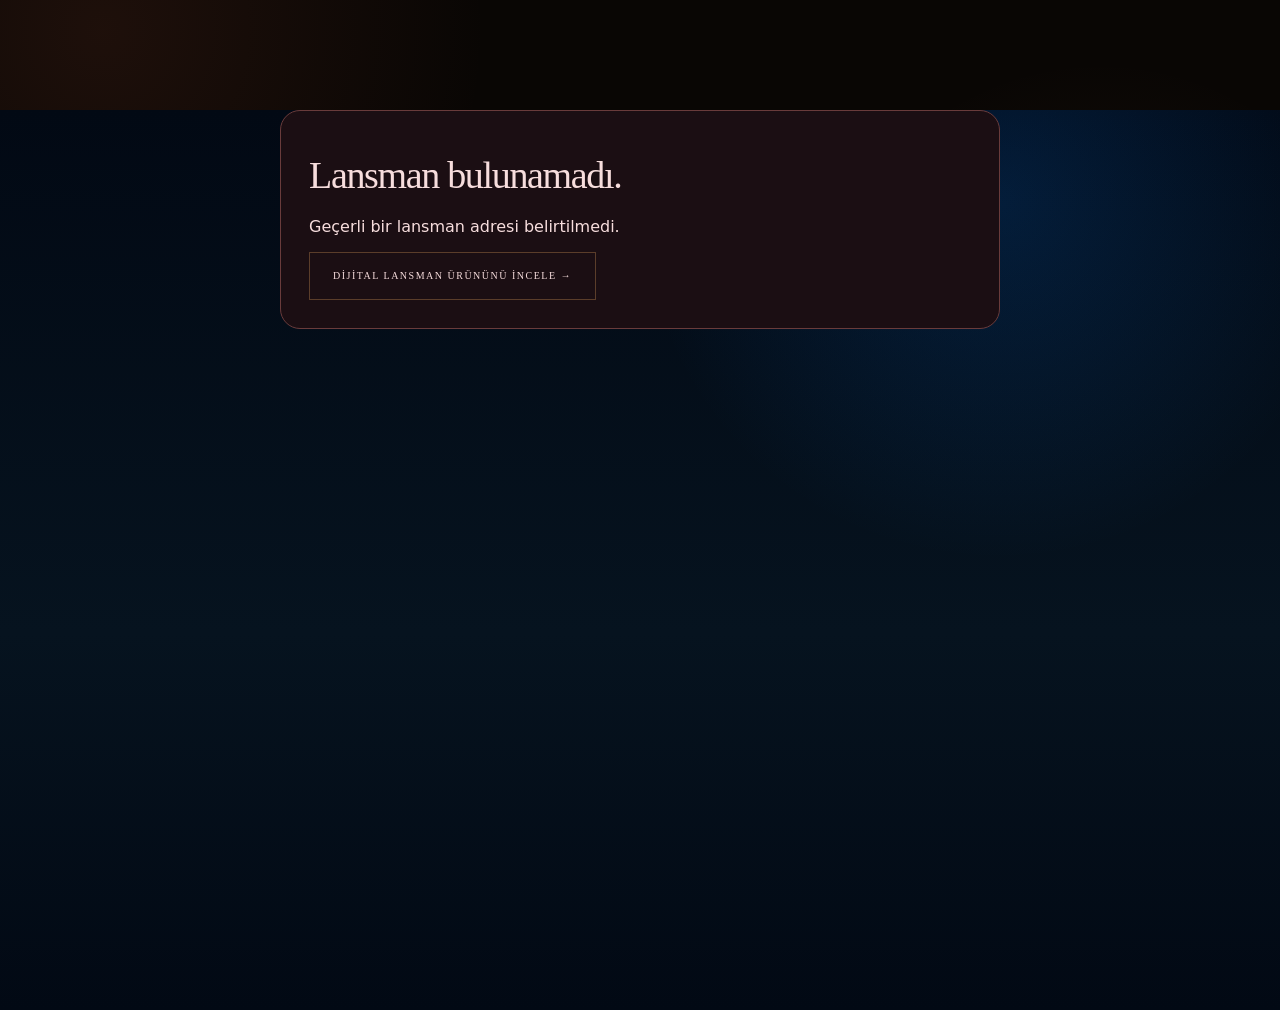
<file: lansman.html>
<!doctype html>
<html lang="tr">
<head>
  <meta charset="UTF-8" />
  <meta name="viewport" content="width=device-width,initial-scale=1" />
  <meta name="theme-color" content="#07131f" />
  <title>Dijital Lansman | Yağan Dijital Sistemler</title>
  <link rel="icon" type="image/svg+xml" href="/favicon.svg" />
  <link rel="stylesheet" href="/styles.css" />
  <style>
    :root{--gold:#d4af37;--green:#41d98a}.launch-page{min-height:100vh;background:radial-gradient(circle at 78% 10%,rgba(8,125,247,.16),transparent 28%),linear-gradient(180deg,#020914,#06131f 58%,#020914);color:#f4f8fc}.launch-wrap{width:min(1180px,calc(100% - 32px));margin:auto}.launch-top{min-height:76px;display:flex;align-items:center;justify-content:space-between;gap:18px;border-bottom:1px solid rgba(255,255,255,.06)}.launch-brand strong,.launch-brand span{display:block}.launch-brand strong{font-size:14px;letter-spacing:.08em}.launch-brand span{margin-top:4px;color:#879caf;font-size:11px}.launch-status{padding:8px 10px;border:1px solid #18476a;border-radius:999px;color:#d7e8f7;background:#081827;font-size:10px;font-weight:900;letter-spacing:.08em}.launch-status.completed{border-color:rgba(65,217,138,.3);color:#baf3d3;background:rgba(65,217,138,.08)}.launch-hero{display:grid;grid-template-columns:1.05fr .95fr;gap:44px;align-items:center;padding:86px 0 56px}.launch-eyebrow{color:#31b8ff;font-size:11px;font-weight:900;letter-spacing:.15em}.launch-hero h1{margin:14px 0 18px;font-size:clamp(48px,6vw,82px);line-height:.95;letter-spacing:-.05em}.launch-hero p{max-width:700px;color:#9fb1c3;font-size:17px;line-height:1.75}.launch-actions{display:flex;flex-wrap:wrap;gap:10px;margin-top:26px}.launch-stage{position:relative;min-height:430px;overflow:hidden;border:1px solid #17466b;border-radius:26px;background:linear-gradient(180deg,#10243a,#07131f);box-shadow:0 30px 80px rgba(0,0,0,.28)}.launch-stage:before{content:"";position:absolute;inset:0;background:radial-gradient(circle at 62% 48%,rgba(229,183,90,.45),transparent 14%),linear-gradient(130deg,transparent 0 54%,rgba(229,183,90,.08) 55% 55.6%,transparent 56%)}.stage-plane{position:absolute;right:14%;top:13%;font-size:58px;transform:rotate(-12deg)}.stage-train{position:absolute;right:10%;bottom:18%;width:48%;height:42%;border:2px solid rgba(212,175,55,.35);border-radius:28px 28px 11px 11px;background:linear-gradient(160deg,#173149,#081420);box-shadow:0 20px 45px rgba(0,0,0,.4)}.stage-train:before{content:"";position:absolute;left:20%;right:20%;top:18%;height:34%;border-radius:12px;background:linear-gradient(150deg,#25455d,#0a1a28)}.stage-train:after{content:"RUTYA";position:absolute;left:18px;bottom:15px;color:#e2bd6b;font-size:11px;font-weight:900;letter-spacing:.15em}.stage-copy{position:absolute;left:24px;right:24px;bottom:22px;padding:16px;border:1px solid rgba(255,255,255,.08);border-radius:15px;background:rgba(3,13,22,.7)}.stage-copy strong,.stage-copy span{display:block}.stage-copy strong{font-size:20px}.stage-copy span{margin-top:5px;color:#8fa4b7;font-size:11px}.launch-meta{display:grid;grid-template-columns:repeat(4,1fr);gap:10px;padding:0 0 44px}.launch-meta>div{min-height:105px;padding:16px;border:1px solid #163b59;border-radius:16px;background:#081827}.launch-meta span,.launch-meta strong,.launch-meta small{display:block}.launch-meta span{color:#758b9e;font-size:9px;font-weight:900;letter-spacing:.08em;text-transform:uppercase}.launch-meta strong{margin-top:8px;font-size:12px;line-height:1.5}.launch-meta small{margin-top:6px;color:#9dafc0;font-size:10px}.launch-countdown{display:grid;grid-template-columns:auto repeat(4,1fr);gap:10px;align-items:stretch;margin:0 0 55px}.launch-countdown .intro,.launch-countdown .time{padding:18px;border:1px solid #173a58;border-radius:14px;background:#071725}.launch-countdown .intro{display:grid;align-content:center;color:#a9bac8;font-size:11px}.launch-countdown .time{text-align:center}.launch-countdown strong,.launch-countdown span{display:block}.launch-countdown strong{font-size:32px}.launch-countdown span{margin-top:4px;color:#7f93a6;font-size:9px}.launch-story{padding:35px 0 70px}.launch-story h2{font-size:clamp(38px,5vw,58px)}.launch-story>p{max-width:760px;color:#90a5b8;line-height:1.75}.launch-grid{display:grid;grid-template-columns:repeat(3,1fr);gap:14px;margin-top:28px}.launch-card{padding:22px;border:1px solid #173a58;border-radius:18px;background:linear-gradient(145deg,#071827,#0a1f31)}.launch-card b{color:#31b8ff;font-size:10px;letter-spacing:.12em}.launch-card h3{margin:14px 0 8px}.launch-card p{margin:0;color:#91a5b8;line-height:1.65;font-size:13px}.launch-contact{margin-bottom:80px;padding:28px;border:1px solid rgba(212,175,55,.22);border-radius:22px;background:linear-gradient(135deg,rgba(212,175,55,.07),rgba(8,125,247,.05)),#081827}.launch-contact h2{font-size:34px}.launch-contact p{color:#93a7b9;line-height:1.65}.launch-footer{min-height:100px;display:flex;align-items:center;justify-content:space-between;gap:20px;border-top:1px solid rgba(255,255,255,.06);color:#8391a6;font-size:11px}.launch-error{max-width:720px;margin:110px auto;padding:28px;border:1px solid #693b3b;border-radius:20px;background:#1b0e13;color:#f7dddd}.launch-error h1{font-size:38px}.hidden{display:none!important}@media(max-width:900px){.launch-hero{grid-template-columns:1fr}.launch-meta{grid-template-columns:1fr 1fr}.launch-grid{grid-template-columns:1fr 1fr}.launch-countdown{grid-template-columns:repeat(2,1fr)}.launch-countdown .intro{grid-column:1/-1}}@media(max-width:620px){.launch-wrap{width:min(100% - 20px,1180px)}.launch-top{align-items:flex-start;padding:12px 0}.launch-hero{padding:52px 0 38px}.launch-hero h1{font-size:46px}.launch-stage{min-height:390px}.stage-plane{font-size:42px}.launch-meta,.launch-grid{grid-template-columns:1fr}.launch-countdown{grid-template-columns:1fr 1fr}.launch-footer{align-items:flex-start;flex-direction:column;padding:25px 0}}
  </style>
</head>
<body>
  <div class="launch-page">
    <div id="launch-root" class="launch-wrap">
      <div class="launch-error"><h1>Lansman hazırlanıyor…</h1><p>İçerik yükleniyor.</p></div>
    </div>
  </div>
  <script src="/lansman-runtime.js" defer></script>
</body>
</html>
</file>
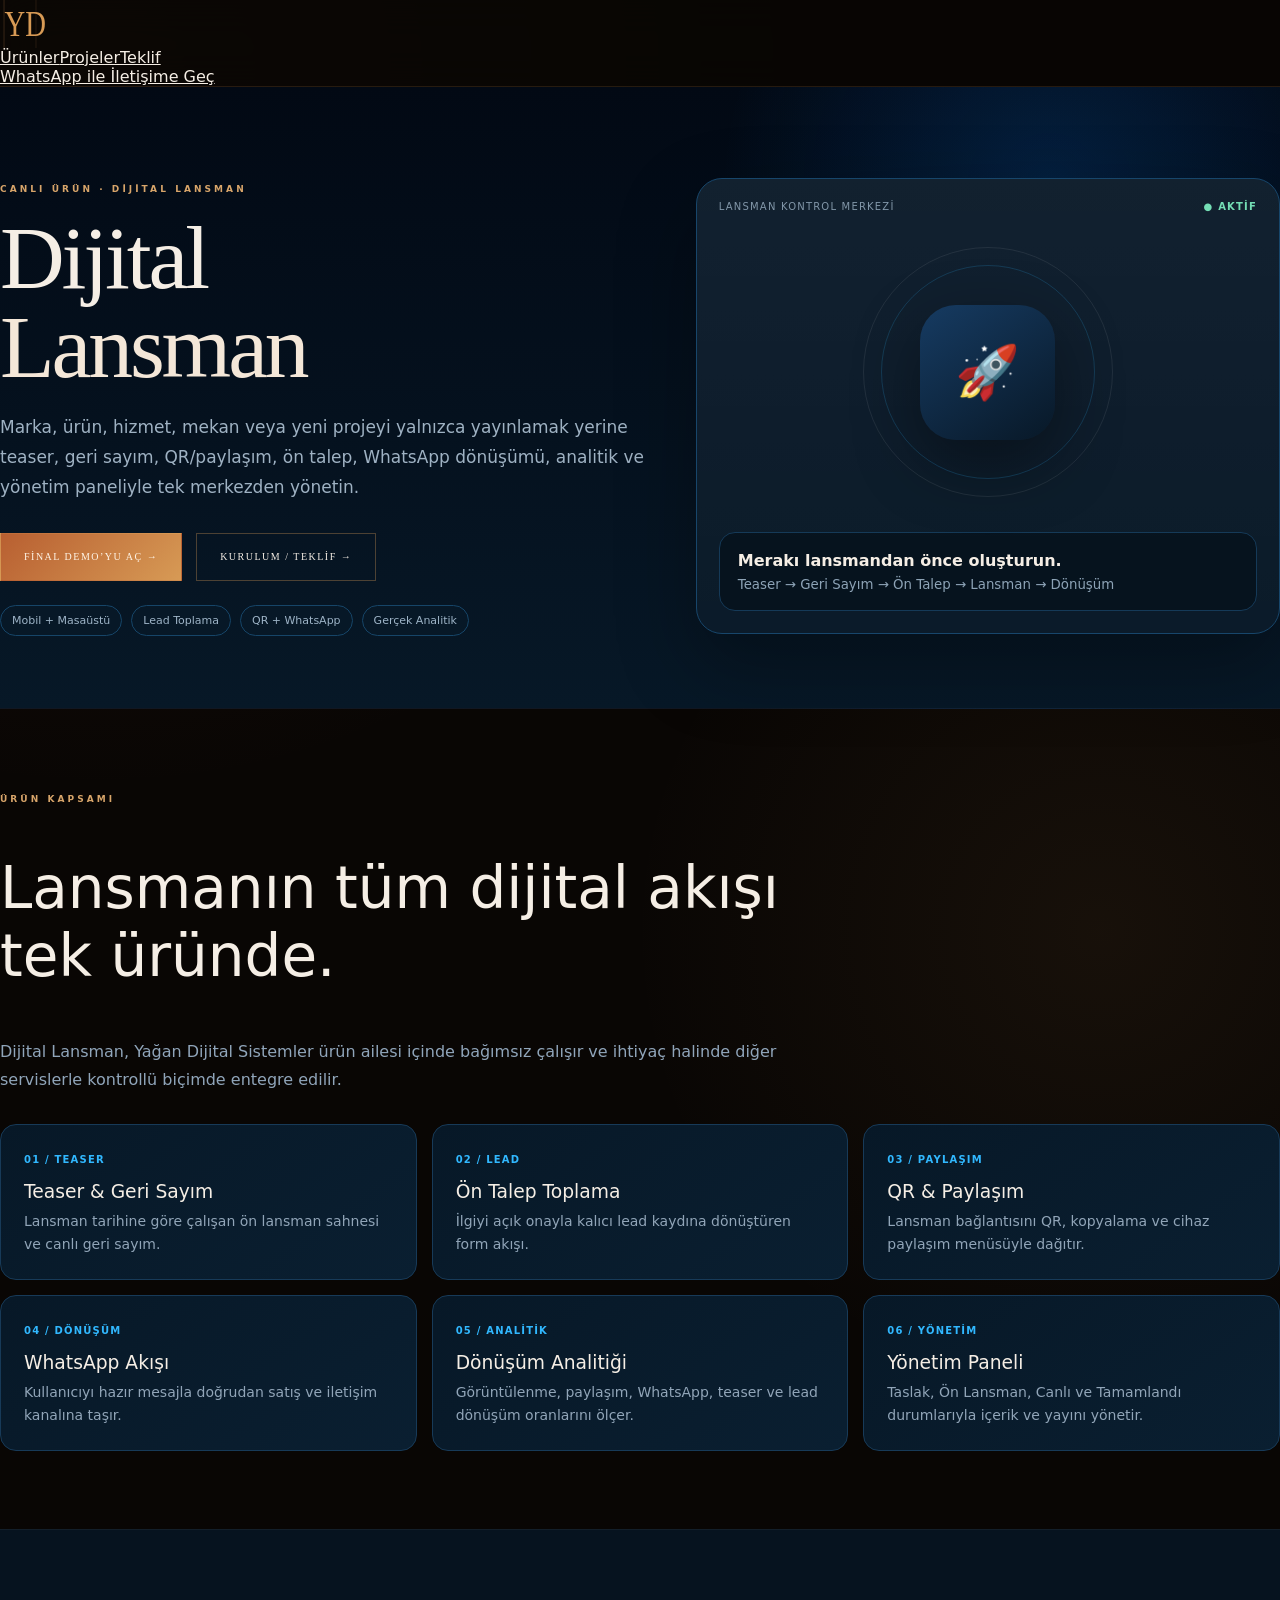
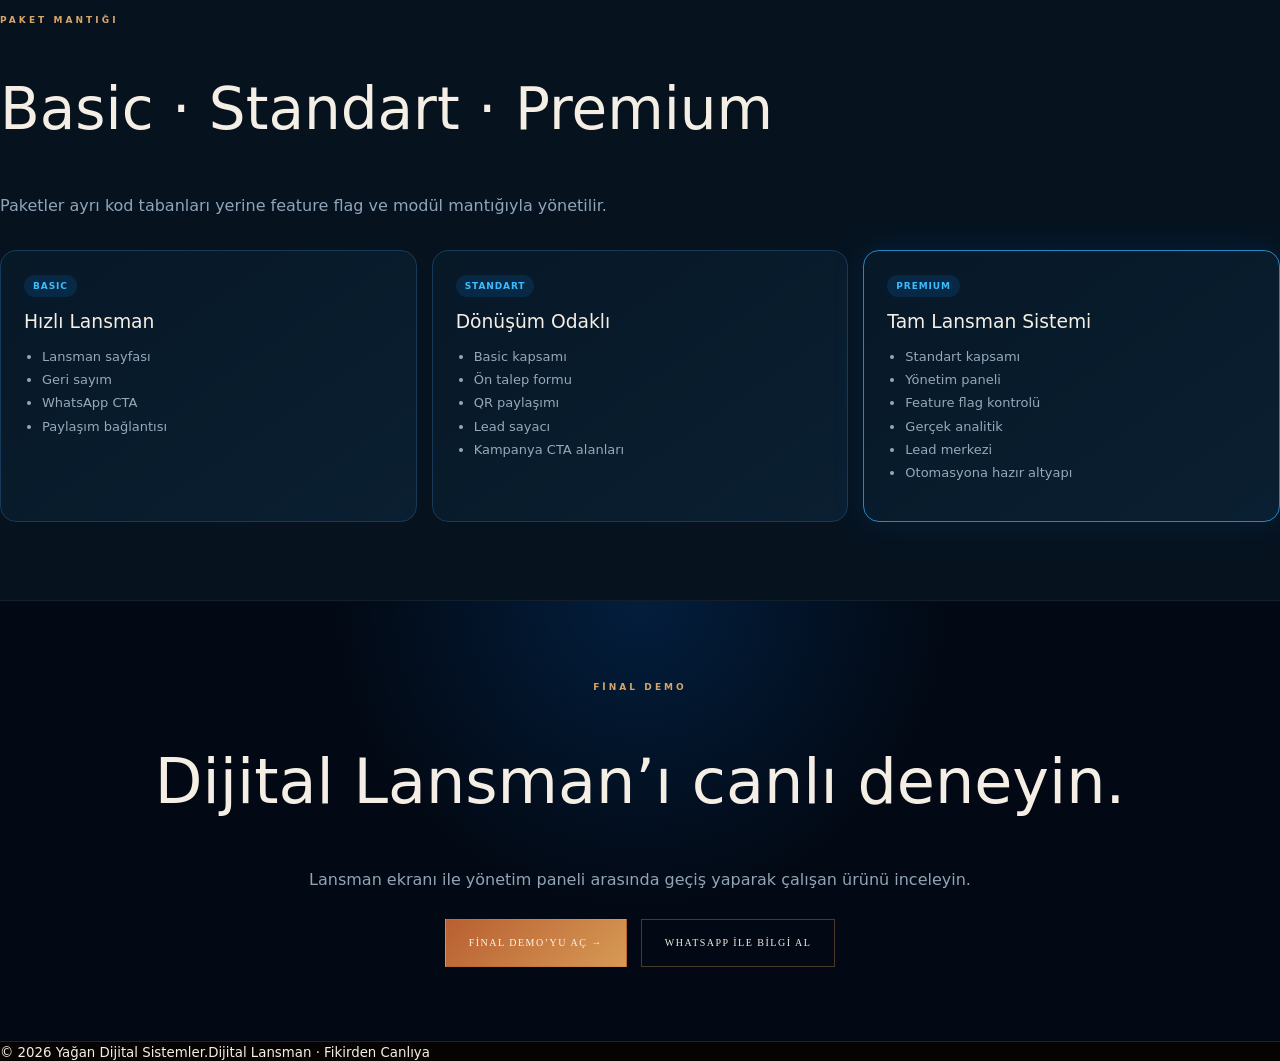
<file: urunler/dijital-lansman.html>
<!doctype html>
<html lang="tr">
<head>
  <meta charset="UTF-8" />
  <meta name="viewport" content="width=device-width,initial-scale=1" />
  <meta name="description" content="Dijital Lansman; teaser, geri sayım, QR paylaşım, lead toplama, WhatsApp dönüşümü, analitik ve yönetim panelini tek sistemde birleştiren Yağan Dijital Sistemler ürünüdür." />
  <title>Dijital Lansman | Yağan Dijital Sistemler</title>
  <meta name="theme-color" content="#07131f" />
  <link rel="canonical" href="https://www.yagandijital.com/urunler/dijital-lansman" />
  <link rel="icon" type="image/svg+xml" href="/favicon.svg" />
  <link rel="stylesheet" href="/styles.css" />
  <style>
    .product-detail-hero{padding:90px 0 72px;background:radial-gradient(circle at 82% 16%,rgba(8,125,247,.18),transparent 28%),linear-gradient(180deg,#020914,#071827);border-bottom:1px solid rgba(255,255,255,.06)}
    .product-detail-grid{display:grid;grid-template-columns:1.05fr .95fr;gap:50px;align-items:center}
    .product-detail-copy h1{font-size:clamp(58px,7vw,92px)}
    .product-detail-copy p{color:#9fb2c3;line-height:1.75;font-size:17px;max-width:700px}
    .product-badges{display:flex;flex-wrap:wrap;gap:9px;margin-top:24px}.product-badges span{padding:8px 11px;border:1px solid #164568;border-radius:999px;background:#071827;color:#9eb4c7;font-size:11px}
    .product-stage{min-height:450px;border:1px solid #17466b;border-radius:26px;padding:22px;background:linear-gradient(180deg,rgba(255,255,255,.04),rgba(255,255,255,.01)),#081827;display:flex;flex-direction:column;box-shadow:0 30px 80px rgba(0,0,0,.3)}
    .product-stage-top{display:flex;justify-content:space-between;color:#8297a9;font-size:10px;letter-spacing:.12em}.product-stage-top b{color:#74deb5}
    .product-orb{width:250px;height:250px;margin:35px auto;position:relative;display:grid;place-items:center}.product-orb:before,.product-orb:after{content:"";position:absolute;border-radius:50%;border:1px solid rgba(49,184,255,.18)}.product-orb:before{inset:18px}.product-orb:after{inset:0;border-color:rgba(255,255,255,.08)}.product-orb span{width:135px;height:135px;border-radius:36px;display:grid;place-items:center;font-size:52px;background:linear-gradient(145deg,#163b62,#081827);box-shadow:0 24px 65px rgba(0,0,0,.38)}
    .product-stage-copy{margin-top:auto;border:1px solid #153a58;border-radius:16px;padding:18px;background:rgba(3,13,22,.56)}.product-stage-copy strong,.product-stage-copy small{display:block}.product-stage-copy small{margin-top:7px;color:#8da3b6}
    .feature-grid,.package-grid{display:grid;grid-template-columns:repeat(3,1fr);gap:15px}.feature-card,.package-card{padding:23px;border:1px solid #173a58;border-radius:16px;background:linear-gradient(145deg,#071827,#0a1f31)}.feature-card b{color:#31b8ff;font-size:10px;letter-spacing:.12em}.feature-card h3,.package-card h3{margin:14px 0 8px}.feature-card p{margin:0;color:#91a5b8;line-height:1.65;font-size:14px}
    .package-card span{display:inline-block;padding:6px 9px;border-radius:999px;background:#082946;color:#3dbdff;font-size:9px;font-weight:900;letter-spacing:.1em}.package-card ul{padding-left:18px;color:#94a9bb;line-height:1.8;font-size:13px}.package-card.featured{border-color:#2388c8;box-shadow:0 0 34px rgba(8,125,247,.12)}
    .detail-section{padding:78px 0}.detail-section.alt{background:#06131f;border-block:1px solid rgba(255,255,255,.05)}
    .detail-head{max-width:820px;margin-bottom:30px}.detail-head h2{font-size:clamp(38px,5vw,58px)}.detail-head p{color:#90a5ba;line-height:1.75}
    .detail-cta{padding:74px 0;text-align:center;background:radial-gradient(circle at 50% 0%,rgba(8,125,247,.18),transparent 40%),#020914}.detail-cta h2{font-size:clamp(40px,5vw,62px)}.detail-cta p{color:#91a5b8}
    @media(max-width:980px){.product-detail-grid{grid-template-columns:1fr}.feature-grid,.package-grid{grid-template-columns:repeat(2,1fr)}}
    @media(max-width:620px){.feature-grid,.package-grid{grid-template-columns:1fr}.product-detail-hero{padding-top:60px}.product-detail-copy h1{font-size:52px}}
  </style>
</head>
<body>
  <header class="site-header">
    <div class="wrap nav">
      <a class="brand" href="/#top" aria-label="Yağan Dijital Sistemler"><span class="brand-mark" aria-hidden="true">YD</span></a>
      <nav aria-label="Ana menü"><a href="/#urunler">Ürünler</a><a href="/#projeler">Projeler</a><a href="/#fiyatlandirma">Teklif</a></nav>
      <a class="nav-cta" href="https://wa.me/905378875447?text=Merhaba%2C%20Dijital%20Lansman%20ürünü%20hakkında%20bilgi%20almak%20istiyorum." target="_blank" rel="noreferrer">WhatsApp ile İletişime Geç</a>
    </div>
  </header>

  <main>
    <section class="product-detail-hero">
      <div class="wrap product-detail-grid">
        <div class="product-detail-copy">
          <span class="eyebrow">CANLI ÜRÜN · DİJİTAL LANSMAN</span>
          <h1>Dijital <em>Lansman</em></h1>
          <p>Marka, ürün, hizmet, mekan veya yeni projeyi yalnızca yayınlamak yerine teaser, geri sayım, QR/paylaşım, ön talep, WhatsApp dönüşümü, analitik ve yönetim paneliyle tek merkezden yönetin.</p>
          <div class="hero-actions">
            <a class="btn primary" href="https://dijital-lansman-2bg3xw.v2.appdeploy.ai/" target="_blank" rel="noreferrer">Final Demo’yu Aç →</a>
            <a class="btn secondary" href="https://yagan-web-tasarim-katalogu.vercel.app/talep-paneli-v7?type=LIVE&productCode=DIJITAL_LANSMAN" target="_blank" rel="noreferrer">Kurulum / Teklif →</a>
          </div>
          <div class="product-badges"><span>Mobil + Masaüstü</span><span>Lead Toplama</span><span>QR + WhatsApp</span><span>Gerçek Analitik</span></div>
        </div>
        <div class="product-stage">
          <div class="product-stage-top"><span>LANSMAN KONTROL MERKEZİ</span><b>● AKTİF</b></div>
          <div class="product-orb"><span>🚀</span></div>
          <div class="product-stage-copy"><strong>Merakı lansmandan önce oluşturun.</strong><small>Teaser → Geri Sayım → Ön Talep → Lansman → Dönüşüm</small></div>
        </div>
      </div>
    </section>

    <section class="detail-section">
      <div class="wrap">
        <div class="detail-head"><span class="eyebrow">ÜRÜN KAPSAMI</span><h2>Lansmanın tüm dijital akışı tek üründe.</h2><p>Dijital Lansman, Yağan Dijital Sistemler ürün ailesi içinde bağımsız çalışır ve ihtiyaç halinde diğer servislerle kontrollü biçimde entegre edilir.</p></div>
        <div class="feature-grid">
          <article class="feature-card"><b>01 / TEASER</b><h3>Teaser & Geri Sayım</h3><p>Lansman tarihine göre çalışan ön lansman sahnesi ve canlı geri sayım.</p></article>
          <article class="feature-card"><b>02 / LEAD</b><h3>Ön Talep Toplama</h3><p>İlgiyi açık onayla kalıcı lead kaydına dönüştüren form akışı.</p></article>
          <article class="feature-card"><b>03 / PAYLAŞIM</b><h3>QR & Paylaşım</h3><p>Lansman bağlantısını QR, kopyalama ve cihaz paylaşım menüsüyle dağıtır.</p></article>
          <article class="feature-card"><b>04 / DÖNÜŞÜM</b><h3>WhatsApp Akışı</h3><p>Kullanıcıyı hazır mesajla doğrudan satış ve iletişim kanalına taşır.</p></article>
          <article class="feature-card"><b>05 / ANALİTİK</b><h3>Dönüşüm Analitiği</h3><p>Görüntülenme, paylaşım, WhatsApp, teaser ve lead dönüşüm oranlarını ölçer.</p></article>
          <article class="feature-card"><b>06 / YÖNETİM</b><h3>Yönetim Paneli</h3><p>Taslak, Ön Lansman, Canlı ve Tamamlandı durumlarıyla içerik ve yayını yönetir.</p></article>
        </div>
      </div>
    </section>

    <section class="detail-section alt">
      <div class="wrap">
        <div class="detail-head"><span class="eyebrow">PAKET MANTIĞI</span><h2>Basic · Standart · Premium</h2><p>Paketler ayrı kod tabanları yerine feature flag ve modül mantığıyla yönetilir.</p></div>
        <div class="package-grid">
          <article class="package-card"><span>BASIC</span><h3>Hızlı Lansman</h3><ul><li>Lansman sayfası</li><li>Geri sayım</li><li>WhatsApp CTA</li><li>Paylaşım bağlantısı</li></ul></article>
          <article class="package-card"><span>STANDART</span><h3>Dönüşüm Odaklı</h3><ul><li>Basic kapsamı</li><li>Ön talep formu</li><li>QR paylaşımı</li><li>Lead sayacı</li><li>Kampanya CTA alanları</li></ul></article>
          <article class="package-card featured"><span>PREMIUM</span><h3>Tam Lansman Sistemi</h3><ul><li>Standart kapsamı</li><li>Yönetim paneli</li><li>Feature flag kontrolü</li><li>Gerçek analitik</li><li>Lead merkezi</li><li>Otomasyona hazır altyapı</li></ul></article>
        </div>
      </div>
    </section>

    <section class="detail-cta">
      <div class="wrap">
        <span class="eyebrow">FİNAL DEMO</span>
        <h2>Dijital Lansman’ı canlı deneyin.</h2>
        <p>Lansman ekranı ile yönetim paneli arasında geçiş yaparak çalışan ürünü inceleyin.</p>
        <div class="hero-actions" style="justify-content:center">
          <a class="btn primary" href="https://dijital-lansman-2bg3xw.v2.appdeploy.ai/" target="_blank" rel="noreferrer">Final Demo’yu Aç →</a>
          <a class="btn secondary" href="https://wa.me/905378875447?text=Merhaba%2C%20Dijital%20Lansman%20ürünü%20için%20bilgi%20almak%20istiyorum." target="_blank" rel="noreferrer">WhatsApp ile Bilgi Al</a>
        </div>
      </div>
    </section>
  </main>

  <footer><div class="wrap footer-bottom"><small>© 2026 Yağan Dijital Sistemler.</small><small>Dijital Lansman · Fikirden Canlıya</small></div></footer>
</body>
</html>
</file>
<file: styles.css>
:root {
  --bg: #090604;
  --bg-soft: #0f0a07;
  --panel: #120c08;
  --panel-2: #17100b;
  --ink: #f5eee5;
  --muted: #b0a08f;
  --gold: #d79a55;
  --gold-bright: #f0b86f;
  --terracotta: #9e4a31;
  --line: rgba(215, 154, 85, .26);
  --green: #65cf9d;
}

* { box-sizing: border-box; }
html { scroll-behavior: smooth; }
body {
  margin: 0;
  min-height: 100vh;
  overflow-x: hidden;
  color: var(--ink);
  font-family: Inter, ui-sans-serif, system-ui, -apple-system, BlinkMacSystemFont, 'Segoe UI', sans-serif;
  background:
    radial-gradient(circle at 8% 3%, rgba(158, 74, 49, .14), transparent 25%),
    radial-gradient(circle at 86% 35%, rgba(215, 154, 85, .07), transparent 23%),
    var(--bg);
}
a { color: inherit; }
button, a { -webkit-tap-highlight-color: transparent; }
.shell { width: min(1180px, calc(100% - 42px)); margin: 0 auto; }

.transition-curtain {
  position: fixed;
  inset: 0;
  z-index: 9999;
  pointer-events: none;
  opacity: 0;
  background: #060403;
  transition: opacity .55s ease;
}
body.is-loading .transition-curtain { opacity: 1; }

.site-header {
  position: sticky;
  top: 0;
  z-index: 50;
  border-bottom: 1px solid rgba(215, 154, 85, .14);
  background: rgba(9, 6, 4, .86);
  backdrop-filter: blur(18px);
}
.nav-shell {
  min-height: 72px;
  display: flex;
  align-items: center;
  gap: 32px;
}
.brand {
  margin-right: auto;
  display: inline-flex;
  align-items: center;
  gap: 12px;
  text-decoration: none;
}
.brand-mark {
  width: 40px;
  height: 48px;
  display: grid;
  place-items: center;
  color: var(--gold);
  font-family: Georgia, 'Times New Roman', serif;
  font-size: 35px;
  line-height: 1;
  transform: scaleX(.82);
  border-left: 1px solid rgba(215,154,85,.26);
  border-right: 1px solid rgba(215,154,85,.16);
}
.brand-copy { display: grid; line-height: 1.08; }
.brand-copy strong { color: #e2b06f; font-family: Georgia, 'Times New Roman', serif; font-size: 18px; letter-spacing: .31em; font-weight: 500; }
.brand-copy small { margin-top: 5px; color: #cba879; font-size: 7px; letter-spacing: .28em; }
.primary-nav { display: flex; align-items: center; gap: 32px; }
.primary-nav a {
  color: #c4b8aa;
  text-decoration: none;
  font-family: Georgia, 'Times New Roman', serif;
  font-size: 10px;
  letter-spacing: .13em;
  text-transform: uppercase;
  transition: color .2s ease;
}
.primary-nav a:hover { color: var(--gold-bright); }
.header-badge {
  padding: 13px 18px;
  border: 1px solid rgba(215, 154, 85, .45);
  color: #d9bd99;
  text-decoration: none;
  font-size: 9px;
  letter-spacing: .18em;
}
.menu-toggle { display: none; }

.hero {
  position: relative;
  overflow: hidden;
  border-bottom: 1px solid rgba(215, 154, 85, .14);
}
.hero-grid {
  min-height: 540px;
  display: grid;
  grid-template-columns: 1.05fr .95fr;
  align-items: stretch;
}
.hero-copy {
  position: relative;
  z-index: 4;
  padding: 86px 38px 74px 0;
  display: flex;
  flex-direction: column;
  justify-content: center;
}
.eyebrow {
  color: #d8a56a;
  font-size: 9px;
  font-weight: 800;
  letter-spacing: .34em;
}
h1, h2, h3 { font-weight: 400; }
h1 {
  max-width: 640px;
  margin: 18px 0 22px;
  font-family: Georgia, 'Times New Roman', serif;
  font-size: clamp(47px, 5.5vw, 76px);
  line-height: .99;
  letter-spacing: -.035em;
}
h1 em { display: block; color: #f4e7d8; font-style: normal; }
.hero-copy > p {
  max-width: 610px;
  margin: 0;
  color: #b1a496;
  font-size: 15px;
  line-height: 1.75;
}
.hero-actions { margin-top: 30px; display: flex; gap: 14px; flex-wrap: wrap; }
.btn {
  min-height: 48px;
  padding: 0 23px;
  display: inline-flex;
  align-items: center;
  justify-content: center;
  gap: 18px;
  border: 1px solid rgba(215,154,85,.34);
  text-decoration: none;
  font-family: Georgia, 'Times New Roman', serif;
  font-size: 10px;
  letter-spacing: .15em;
  text-transform: uppercase;
  transition: transform .2s ease, filter .2s ease, border-color .2s ease;
}
.btn:hover { transform: translateY(-2px); filter: brightness(1.08); }
.btn.primary { color: #fff5e8; background: linear-gradient(135deg, #b85f31, #d79a55); border-color: transparent; }
.btn.ghost { color: #e8d9c6; background: rgba(16, 10, 7, .58); }
.btn.large { min-height: 56px; padding-inline: 28px; white-space: nowrap; }

.hero-art {
  position: relative;
  min-height: 540px;
  overflow: hidden;
  background:
    linear-gradient(90deg, rgba(9,6,4,1) 0%, rgba(9,6,4,.25) 20%, transparent 42%),
    radial-gradient(circle at 68% 40%, rgba(193, 111, 54, .25), transparent 35%),
    linear-gradient(180deg, #1c120b, #0d0906 62%, #090604);
}
.hero-art::after {
  content: '';
  position: absolute;
  inset: auto 0 0;
  height: 35%;
  background: linear-gradient(180deg, transparent, rgba(3,2,1,.84));
}
.architecture { position: absolute; inset: 0; }
.column {
  position: absolute;
  top: 7%;
  bottom: 4%;
  width: 54px;
  border-inline: 1px solid rgba(215,154,85,.2);
  background: linear-gradient(90deg, #110b07, #2c1c10 38%, #0f0a07 70%);
  box-shadow: inset 7px 0 18px rgba(255,255,255,.025), 0 0 28px rgba(0,0,0,.55);
}
.column::before, .column::after {
  content: '';
  position: absolute;
  left: -9px;
  width: 70px;
  height: 16px;
  background: linear-gradient(90deg, #100a06, #3a2515, #100a06);
  border: 1px solid rgba(215,154,85,.12);
}
.column::before { top: -2px; }
.column::after { bottom: -2px; }
.c1 { left: 13%; }
.c2 { left: 42%; }
.c3 { right: 7%; }
.arch {
  position: absolute;
  width: 220px;
  height: 340px;
  right: 13%;
  top: 7%;
  border: 28px solid #2c1c11;
  border-bottom: 0;
  border-radius: 120px 120px 0 0;
  box-shadow: inset 0 0 45px rgba(0,0,0,.7), 0 0 25px rgba(0,0,0,.4);
}
.light-ring {
  position: absolute;
  width: 220px;
  height: 220px;
  right: 10%;
  top: 14%;
  border: 3px solid #ef9d52;
  border-left-color: rgba(239,157,82,.18);
  border-radius: 50%;
  filter: drop-shadow(0 0 13px #d66d31);
}
.orb {
  position: absolute;
  width: 42px;
  height: 42px;
  right: 31%;
  top: 31%;
  border-radius: 50%;
  background: radial-gradient(circle at 34% 30%, #f7d9ab, #694524 38%, #140c07 70%);
  box-shadow: 0 10px 20px rgba(0,0,0,.6);
}
.plinth {
  position: absolute;
  right: 20%;
  bottom: 12%;
  width: 132px;
  height: 105px;
  clip-path: polygon(14% 0, 87% 8%, 100% 100%, 0 100%);
  display: grid;
  place-items: center;
  background: linear-gradient(145deg, #27180e, #080503 72%);
  border: 1px solid rgba(215,154,85,.18);
  z-index: 2;
}
.plinth b { color: #c48146; font-family: Georgia, 'Times New Roman', serif; font-size: 45px; font-weight: 400; }
.hero-motto {
  position: absolute;
  z-index: 3;
  right: 0;
  top: 25%;
  margin: 0;
  color: #a68b70;
  font-family: Georgia, 'Times New Roman', serif;
  font-size: 9px;
  line-height: 2.35;
  letter-spacing: .32em;
}

.discipline-strip {
  min-height: 60px;
  display: flex;
  align-items: center;
  gap: 26px;
  color: #9d8f82;
  font-family: Georgia, 'Times New Roman', serif;
  font-size: 8px;
  letter-spacing: .21em;
}
.discipline-strip i { width: 1px; height: 13px; background: #b8763b; }

.section { padding: 72px 0; }
.projects { background: linear-gradient(180deg, #080503, #0b0705); }
.section-heading {
  margin-bottom: 28px;
  display: flex;
  align-items: end;
  justify-content: space-between;
  gap: 30px;
  border-bottom: 1px solid rgba(215,154,85,.26);
  padding-bottom: 18px;
}
.section-heading h2 {
  margin: 8px 0 0;
  font-family: Georgia, 'Times New Roman', serif;
  font-size: 26px;
  letter-spacing: .06em;
}
.section-heading p { margin: 0; color: #a69a8d; font-size: 9px; letter-spacing: .2em; text-transform: uppercase; }
.project-grid { display: grid; grid-template-columns: 1fr 1fr; gap: 20px; }
.project-card {
  position: relative;
  min-height: 280px;
  overflow: hidden;
  display: grid;
  grid-template-columns: 1.08fr .92fr;
  border: 1px solid rgba(215,154,85,.34);
  border-radius: 8px;
  background: #0f0a07;
  cursor: pointer;
  outline: none;
  transition: transform .35s ease, border-color .35s ease, box-shadow .35s ease;
}
.project-card:hover, .project-card:focus-visible { transform: translateY(-4px); border-color: rgba(240,184,111,.7); box-shadow: 0 24px 45px rgba(0,0,0,.38); }
.project-card.is-opening { transform: scale(.99); }
.project-copy { position: relative; z-index: 3; padding: 38px 16px 30px 34px; display: flex; flex-direction: column; }
.project-copy h3 { margin: 12px 0 12px; font-family: Georgia, 'Times New Roman', serif; font-size: 28px; }
.project-copy p { max-width: 340px; margin: 0; color: #b0a396; font-size: 12px; line-height: 1.7; }
.project-meta { margin-top: auto; padding-top: 26px; display: flex; align-items: center; justify-content: space-between; gap: 18px; color: #d4a367; font-size: 9px; letter-spacing: .14em; }
.status { display: inline-flex; align-items: center; gap: 8px; color: #75d7a8; letter-spacing: 0; font-size: 11px; }
.status i { width: 8px; height: 8px; border-radius: 50%; background: #54d99d; box-shadow: 0 0 10px rgba(84,217,157,.45); }

.project-visual { position: relative; overflow: hidden; min-width: 0; }
.phone-scene {
  background:
    radial-gradient(circle at 38% 34%, rgba(58, 95, 62, .45), transparent 30%),
    linear-gradient(145deg, #0d1711, #050806);
}
.leaf {
  position: absolute;
  width: 110px;
  height: 165px;
  border-radius: 100% 0 100% 0;
  background: linear-gradient(145deg, #173d26, #07130c);
  opacity: .9;
  transform: rotate(-30deg);
}
.l1 { left: -20px; top: 18px; }
.l2 { right: -40px; bottom: -10px; transform: rotate(145deg); }
.phone {
  position: absolute;
  right: 19%;
  top: 22px;
  width: 132px;
  height: 238px;
  padding: 6px;
  border-radius: 23px;
  background: linear-gradient(150deg, #50463d, #0b0a09 18%, #1b1a19 82%, #74695e);
  transform: rotate(9deg);
  box-shadow: 0 22px 38px rgba(0,0,0,.65);
}
.phone-screen { height: 100%; border-radius: 18px; display: flex; flex-direction: column; align-items: center; justify-content: center; gap: 8px; background: linear-gradient(180deg, #0c241e, #0c1715); color: #cde6da; }
.phone-screen b { width: 42px; height: 42px; border-radius: 50%; display: grid; place-items: center; background: #1bb77f; color: #fff; font-size: 22px; }
.phone-screen strong { font-size: 10px; }
.phone-screen small { color: #70998a; font-size: 7px; }
.phone-screen span { width: 76%; height: 17px; border-radius: 4px; border: 1px solid #1f4035; background: rgba(255,255,255,.025); }

.ritual-scene {
  background: linear-gradient(180deg, #7e4a2f 0%, #bd794d 52%, #382115 100%);
}
.sun { position: absolute; right: 7%; top: 10%; width: 165px; height: 165px; border-radius: 50%; background: radial-gradient(circle, #f5c08b, #ce8052 68%, #9f5839); opacity: .72; }
.ritual-arch {
  position: absolute;
  width: 170px;
  height: 240px;
  right: 9%;
  top: 18px;
  border: 18px solid rgba(73,42,27,.62);
  border-bottom: 0;
  border-radius: 90px 90px 0 0;
}
.curtain {
  position: absolute;
  inset: -15% 40% -10% -10%;
  background: linear-gradient(102deg, transparent 18%, rgba(248,225,202,.8) 37%, rgba(255,245,232,.24) 53%, transparent 71%);
  transform: skewX(-12deg) rotate(5deg);
  filter: blur(.4px);
}
.vase { position: absolute; bottom: 26px; width: 32px; height: 58px; border-radius: 48% 48% 30% 30%; background: #2e1c13; }
.v1 { right: 23%; }
.v2 { right: 8%; width: 24px; height: 43px; }

.ecosystem-block { margin-top: 54px; padding-top: 34px; border-top: 1px solid rgba(215,154,85,.22); }
.ecosystem-head { margin-bottom: 22px; display: flex; align-items: end; justify-content: space-between; gap: 28px; }
.ecosystem-head h3 { margin: 8px 0 0; font-family: Georgia, 'Times New Roman', serif; font-size: 24px; letter-spacing: .04em; }
.ecosystem-head p { max-width: 420px; margin: 0; color: #94887c; font-size: 10px; line-height: 1.6; letter-spacing: .08em; text-align: right; }
.ecosystem-grid { display: grid; grid-template-columns: repeat(3, 1fr); gap: 14px; }
.ecosystem-card { min-height: 210px; padding: 24px; display: flex; flex-direction: column; text-decoration: none; border: 1px solid rgba(215,154,85,.22); background: linear-gradient(145deg, rgba(23,16,11,.96), rgba(10,7,5,.96)); transition: transform .28s ease, border-color .28s ease, background .28s ease; }
.ecosystem-card:hover, .ecosystem-card:focus-visible { transform: translateY(-4px); border-color: rgba(240,184,111,.62); background: linear-gradient(145deg, rgba(31,20,13,.98), rgba(11,7,5,.98)); outline: none; }
.ecosystem-index { margin-bottom: 26px; color: #8b643e; font-family: Georgia, 'Times New Roman', serif; font-size: 12px; letter-spacing: .12em; }
.ecosystem-card small { display: block; margin-bottom: 8px; color: #b57d46; font-size: 8px; font-weight: 800; letter-spacing: .22em; }
.ecosystem-card strong { display: block; color: #eadcc9; font-family: Georgia, 'Times New Roman', serif; font-size: 20px; font-weight: 400; line-height: 1.2; }
.ecosystem-card p { margin: 12px 0 20px; color: #9f9387; font-size: 11px; line-height: 1.65; }
.ecosystem-link { margin-top: auto; padding-top: 16px; border-top: 1px solid rgba(215,154,85,.15); color: #d69a58; font-size: 8px; font-weight: 800; letter-spacing: .18em; }

.capabilities {
  border-block: 1px solid rgba(215,154,85,.2);
  background:
    radial-gradient(circle at 50% 120%, rgba(139, 69, 32, .13), transparent 44%),
    #0a0604;
}
.capability-grid { display: grid; grid-template-columns: repeat(5, 1fr); gap: 22px; text-align: center; }
.capability-grid article { padding: 10px 8px; }
.cap-icon { display: block; margin-bottom: 15px; color: #db8c48; font-size: 35px; line-height: 1; }
.capability-grid h3 { margin: 0 0 10px; font-family: Georgia, 'Times New Roman', serif; font-size: 17px; }
.capability-grid p { margin: 0; color: #a69a8e; font-size: 11px; line-height: 1.55; }

.vision {
  position: relative;
  overflow: hidden;
  background:
    radial-gradient(circle at 10% 40%, rgba(152,70,35,.18), transparent 27%),
    linear-gradient(115deg, #100a07, #090604);
}
.vision::after { content: ''; position: absolute; inset: 0; pointer-events: none; opacity: .13; background-image: repeating-linear-gradient(116deg, transparent 0 18px, rgba(215,154,85,.18) 19px, transparent 20px 34px); }
.vision-grid { position: relative; z-index: 2; display: grid; grid-template-columns: 1fr .9fr; gap: 76px; align-items: center; }
blockquote { max-width: 720px; margin: 20px 0; font-family: Georgia, 'Times New Roman', serif; font-size: clamp(30px, 4vw, 49px); line-height: 1.2; font-style: italic; color: #eadcc9; }
.signature { color: #c48b52; font-size: 9px; letter-spacing: .34em; }
.vision-panel { display: grid; grid-template-columns: 40px 1fr; column-gap: 16px; row-gap: 4px; padding: 28px; border: 1px solid rgba(215,154,85,.22); background: rgba(8,5,3,.58); }
.vision-panel span { grid-row: span 2; color: #c88449; font-family: Georgia, 'Times New Roman', serif; font-size: 19px; }
.vision-panel h3 { margin: 0; font-family: Georgia, 'Times New Roman', serif; font-size: 19px; }
.vision-panel p { margin: 0 0 20px; color: #a89b8e; font-size: 11px; line-height: 1.6; }

.contact { background: #080503; }
.contact-box { min-height: 260px; padding: 38px 44px; display: flex; align-items: center; justify-content: space-between; gap: 42px; border: 1px solid rgba(215,154,85,.3); background: radial-gradient(circle at 82% 50%, rgba(178,88,43,.16), transparent 28%), #0f0906; }
.contact-box h2 { max-width: 760px; margin: 10px 0 14px; font-family: Georgia, 'Times New Roman', serif; font-size: clamp(34px, 4.4vw, 58px); line-height: 1.03; }
.contact-box h2 em { color: #db9b57; font-style: normal; }
.contact-box p { max-width: 680px; margin: 0; color: #a99d90; font-size: 13px; line-height: 1.7; }

footer { border-top: 1px solid rgba(215,154,85,.2); background: #060403; }
.footer-grid { min-height: 150px; display: grid; grid-template-columns: 1fr auto; align-items: center; gap: 20px 60px; padding-block: 30px; }
.footer-grid nav { display: flex; flex-wrap: wrap; gap: 24px; }
.footer-grid nav a { color: #988b80; text-decoration: none; font-size: 8px; letter-spacing: .16em; text-transform: uppercase; }
.footer-grid p { grid-column: 1 / -1; margin: 0; color: #6f655d; font-size: 9px; }

@media (max-width: 900px) {
  .primary-nav { position: fixed; inset: 72px 0 auto; display: none; padding: 22px; flex-direction: column; align-items: stretch; gap: 0; border-bottom: 1px solid rgba(215,154,85,.2); background: rgba(8,5,3,.98); }
  .primary-nav.open { display: flex; }
  .primary-nav a { padding: 15px 0; border-bottom: 1px solid rgba(215,154,85,.12); font-size: 11px; }
  .header-badge { display: none; }
  .menu-toggle { width: 42px; height: 42px; display: grid; place-items: center; padding: 0; border: 1px solid rgba(215,154,85,.25); background: transparent; }
  .menu-toggle span { width: 18px; height: 1px; display: block; background: #d9aa72; }
  .menu-toggle span + span { margin-top: -14px; }
  .hero-grid { grid-template-columns: 1fr; }
  .hero-copy { padding: 64px 0 40px; }
  .hero-art { min-height: 420px; }
  .hero-motto { right: 10px; }
  .project-grid { grid-template-columns: 1fr; }
  .ecosystem-grid { grid-template-columns: 1fr 1fr; }
  .ecosystem-card:last-child { grid-column: 1 / -1; }
  .capability-grid { grid-template-columns: repeat(2, 1fr); }
  .vision-grid { grid-template-columns: 1fr; gap: 35px; }
  .contact-box { align-items: flex-start; flex-direction: column; }
}

@media (max-width: 620px) {
  .shell { width: min(100% - 28px, 1180px); }
  .nav-shell { min-height: 66px; }
  .brand-mark { width: 34px; height: 40px; font-size: 29px; }
  .brand-copy strong { font-size: 14px; letter-spacing: .24em; }
  .brand-copy small { font-size: 6px; }
  .primary-nav { inset: 66px 0 auto; }
  h1 { font-size: 46px; }
  .hero-copy > p { font-size: 14px; }
  .hero-actions { align-items: stretch; flex-direction: column; }
  .btn { width: 100%; }
  .hero-art { min-height: 350px; margin-inline: -14px; }
  .column { width: 42px; }
  .c1 { left: 9%; }
  .c2 { left: 41%; }
  .arch { width: 165px; height: 265px; right: 11%; border-width: 21px; }
  .light-ring { width: 168px; height: 168px; right: 8%; top: 17%; }
  .orb { right: 31%; top: 34%; width: 34px; height: 34px; }
  .plinth { width: 105px; height: 82px; right: 20%; bottom: 8%; }
  .hero-motto { display: none; }
  .discipline-strip { min-height: 72px; overflow-x: auto; gap: 16px; white-space: nowrap; scrollbar-width: none; }
  .discipline-strip::-webkit-scrollbar { display: none; }
  .section { padding: 56px 0; }
  .section-heading { align-items: flex-start; flex-direction: column; }
  .project-card { grid-template-columns: 1fr; min-height: 520px; }
  .project-copy { min-height: 250px; padding: 28px 24px; }
  .project-visual { min-height: 270px; }
  .phone { right: 29%; top: 18px; }
  .project-meta { margin-top: 25px; }
  .ecosystem-block { margin-top: 40px; padding-top: 28px; }
  .ecosystem-head { align-items: flex-start; flex-direction: column; gap: 10px; }
  .ecosystem-head p { text-align: left; }
  .ecosystem-grid { grid-template-columns: 1fr; }
  .ecosystem-card:last-child { grid-column: auto; }
  .ecosystem-card { min-height: 190px; }
  .capability-grid { grid-template-columns: 1fr; text-align: left; }
  .capability-grid article { display: grid; grid-template-columns: 54px 1fr; column-gap: 12px; align-items: center; padding: 14px 0; border-bottom: 1px solid rgba(215,154,85,.14); }
  .cap-icon { grid-row: span 2; margin: 0; text-align: center; }
  .capability-grid h3, .capability-grid p { margin: 0; }
  blockquote { font-size: 31px; }
  .vision-panel { padding: 22px 18px; }
  .contact-box { padding: 28px 22px; }
  .contact-box h2 { font-size: 37px; }
  .footer-grid { grid-template-columns: 1fr; }
  .footer-grid nav { gap: 16px; }
  .footer-grid p { grid-column: auto; }
}

@media (prefers-reduced-motion: reduce) {
  *, *::before, *::after { scroll-behavior: auto !important; transition-duration: .01ms !important; }
}
</file>
